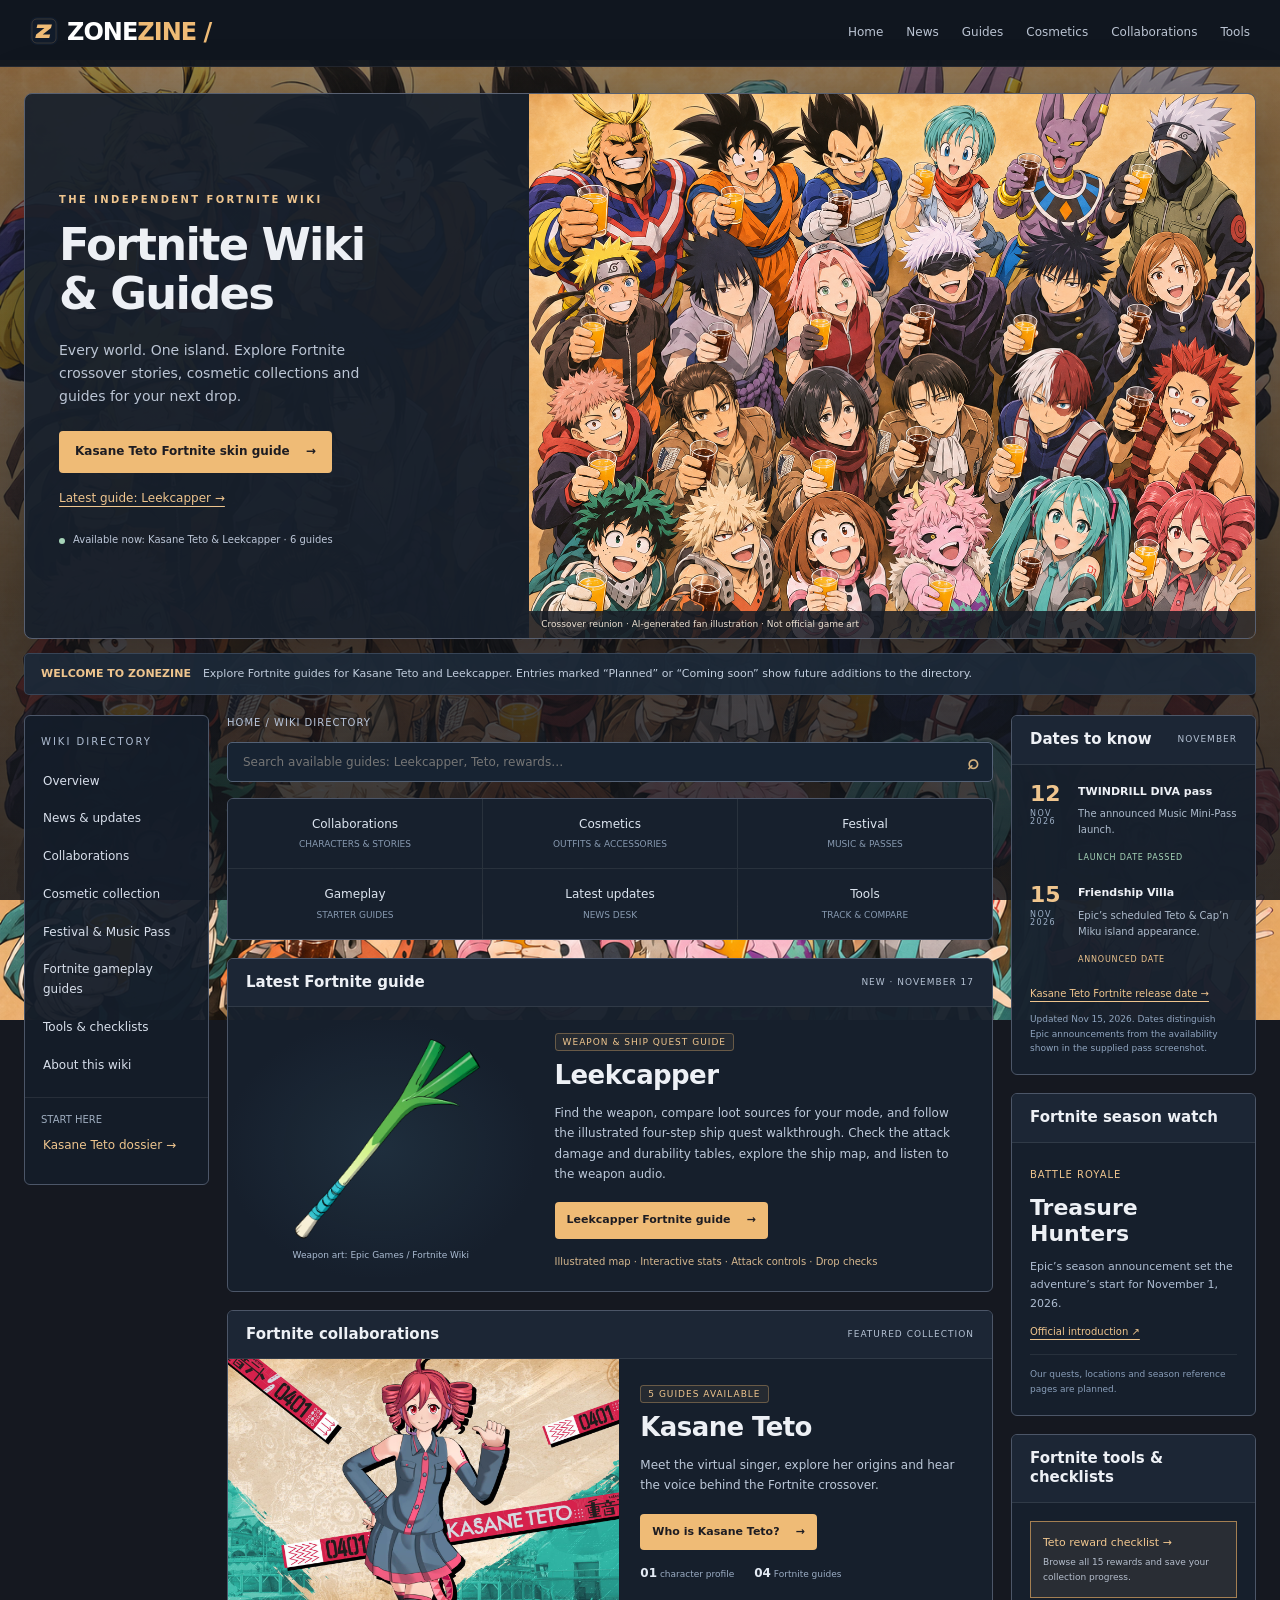
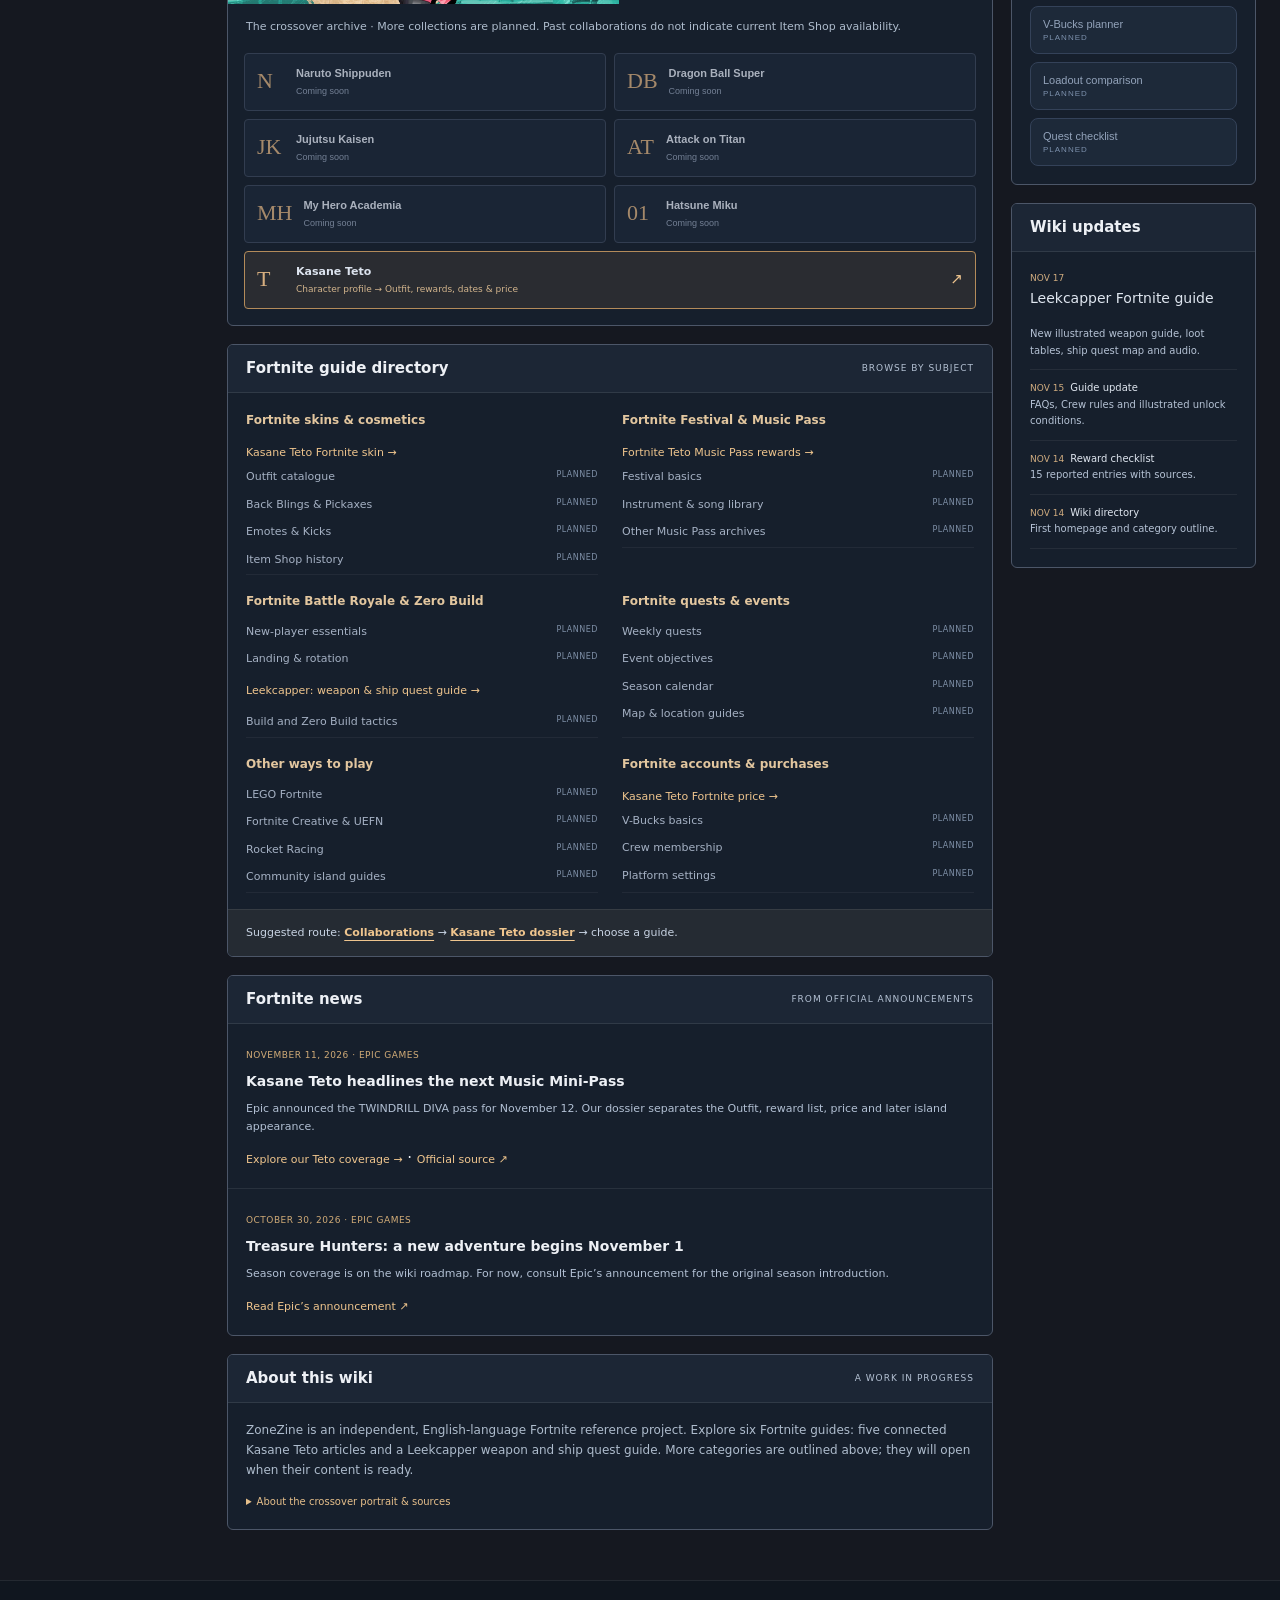
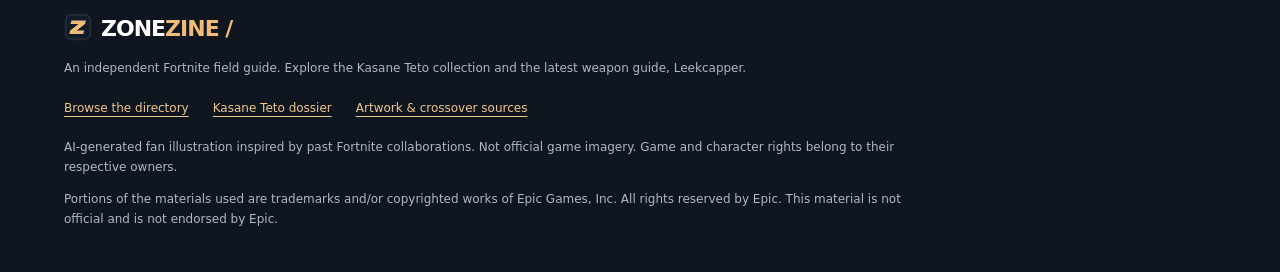
<file: index.html>
<!doctype html><html lang="en"><head><meta charset="utf-8"><meta name="viewport" content="width=device-width,initial-scale=1"><title>Fortnite Crossover Guides &amp; Skins - ZoneZine</title><meta name="description" content="Find Fortnite skin guides, Music Pass rewards, release dates and prices. Start with five illustrated Kasane Teto guides."><link rel="canonical" href="https://zonezine.org/"><meta property="og:title" content="Fortnite Wiki &amp; Guides - Skins &amp; Music Passes - ZoneZine"><meta property="og:type" content="website"><meta property="og:url" content="https://zonezine.org/"><meta property="og:image" content="https://zonezine.org/assets/crossover-reunion-v2.png"><meta property="og:description" content="Find Fortnite skin guides, Music Pass rewards, release dates and prices. Start with five illustrated Kasane Teto guides."><meta name="twitter:card" content="summary_large_image"><link rel="stylesheet" href="/style.css"><link rel="stylesheet" href="/portal.css"><script type="application/ld+json">{"@context":"https://schema.org","@type":"CollectionPage","name":"Fortnite Wiki & Guides","dateModified":"2026-11-15","url":"https://zonezine.org/","description":"An independent Fortnite wiki with collaboration dossiers, cosmetic guides, Music Pass rewards and gameplay reference categories.","inLanguage":"en","mainEntity":{"@type":"ItemList","itemListElement":[{"@type":"ListItem","position":1,"name":"Kasane Teto skin","url":"https://zonezine.org/kasane-teto-fortnite-skin"},{"@type":"ListItem","position":2,"name":"Music Pass rewards","url":"https://zonezine.org/kasane-teto-fortnite-music-pass"},{"@type":"ListItem","position":3,"name":"Release timeline","url":"https://zonezine.org/kasane-teto-fortnite-release-date"},{"@type":"ListItem","position":4,"name":"Price & Crew access","url":"https://zonezine.org/kasane-teto-fortnite-price"},{"@type":"ListItem","position":5,"name":"Who is Kasane Teto?","url":"https://zonezine.org/kasane-teto"}]}}</script><script src="/home.js" defer></script><!-- ZoneZine site identity --><link rel="icon" href="/favicon.ico" sizes="16x16 32x32 48x48"><link rel="icon" type="image/svg+xml" href="/assets/brand/zonezine-mark.svg"><link rel="icon" type="image/png" sizes="32x32" href="/assets/brand/icon-32.png"><link rel="apple-touch-icon" sizes="180x180" href="/assets/brand/icon-180.png"><link rel="manifest" href="/site.webmanifest"><meta name="theme-color" content="#111b2a"><style id="zonezine-brand-icon">.brand::before{content:"";display:inline-block;width:28px;height:28px;margin-right:9px;vertical-align:-5px;background:url("/assets/brand/zonezine-mark.svg") center/contain no-repeat}</style></head><body class="portal-home"><a class="skip" href="#directory">Skip to wiki directory</a><header><div class="bar"><a class="brand" href="/" aria-label="ZoneZine home">ZONE<span>ZINE</span><span aria-hidden="true"> /</span></a><nav class="global-nav" aria-label="Main navigation"><a href="/">Home</a><a href="/#news">News</a><a href="/#guides">Guides</a><a href="/#cosmetics">Cosmetics</a><a href="/#collaborations">Collaborations</a><a href="/#tools">Tools</a></nav></div></header><div class="home-frame"><section class="welcome-panel" aria-labelledby="home-title"><div class="welcome-copy"><p class="kicker">THE INDEPENDENT FORTNITE WIKI</p><h1 id="home-title">Fortnite Wiki<br> &amp; Guides</h1><p class="intro">Every world. One island. Explore Fortnite crossover stories, cosmetic collections and guides for your next drop.</p><div class="home-actions"><a class="action" href="/kasane-teto-fortnite-skin">Kasane Teto Fortnite skin guide <span aria-hidden="true">→</span></a><a class="text-action" href="/leekcapper-fortnite">Latest guide: Leekcapper →</a></div><p class="welcome-status"><span class="status-dot" aria-hidden="true"></span>Available now: Kasane Teto &amp; Leekcapper · 6 guides</p></div><figure class="welcome-art"><img src="/assets/crossover-reunion-v2.png" width="1456" height="1088" alt="Warm fan-art group portrait of anime and virtual-singer characters from past Fortnite collaborations, looking up and raising glasses of juice"><figcaption>Crossover reunion · AI-generated fan illustration · Not official game art</figcaption></figure></section><div class="intro-strip"><strong>WELCOME TO ZONEZINE</strong><span>Explore Fortnite guides for Kasane Teto and Leekcapper. Entries marked “Planned” or “Coming soon” show future additions to the directory.</span></div><div class="home-grid" id="directory"><aside class="directory-side" aria-label="Wiki directory"><div class="side-heading">WIKI DIRECTORY</div><a href="#directory">Overview</a><a href="#news">News & updates</a><a href="#collaborations">Collaborations</a><a href="#cosmetics">Cosmetic collection</a><a href="#festival">Festival & Music Pass</a><a href="#guides">Fortnite gameplay guides</a><a href="#tools">Tools & checklists</a><a href="#about">About this wiki</a><p class="side-note">START HERE<br><a href="/kasane-teto" style="padding:8px 0 0;color:#efc58e">Kasane Teto dossier →</a></p></aside><main class="home-center" aria-label="Fortnite wiki homepage"><div><p class="home-breadcrumb">HOME / WIKI DIRECTORY</p><div class="home-search"><form id="guide-search" role="search"><label class="sr-only" for="search-input">Search available guides</label><input id="search-input" type="search" placeholder="Search available guides: Leekcapper, Teto, rewards…" autocomplete="off" aria-controls="search-results" aria-expanded="false"><button type="submit" aria-label="Search guides">⌕</button></form><ul class="search-results" id="search-results" hidden></ul></div><section class="wiki-panel" aria-label="Quick navigation"><div class="quick-links"><a href="#collaborations">Collaborations<small>CHARACTERS & STORIES</small></a><a href="#cosmetics">Cosmetics<small>OUTFITS & ACCESSORIES</small></a><a href="#festival">Festival<small>MUSIC & PASSES</small></a><a href="#guides">Gameplay<small>STARTER GUIDES</small></a><a href="#news">Latest updates<small>NEWS DESK</small></a><a href="#tools">Tools<small>TRACK & COMPARE</small></a></div></section></div><section class="wiki-panel latest-guide" id="latest-guide" aria-labelledby="latest-guide-title"><div class="panel-head"><h2 id="latest-guide-title">Latest Fortnite guide</h2><span class="small-label">New · November 17</span></div><div class="latest-guide-grid"><figure class="latest-guide-art"><a href="/leekcapper-fortnite" aria-label="Read the Leekcapper weapon guide"><img src="/assets/leekcapper/weapon.png" width="512" height="512" loading="lazy" alt="Leekcapper weapon in Fortnite with green leaves and a blue wrapped handle"></a><figcaption>Weapon art: Epic Games / Fortnite Wiki</figcaption></figure><div class="feature-copy"><span class="pill">Weapon &amp; ship quest guide</span><h3>Leekcapper</h3><p>Find the weapon, compare loot sources for your mode, and follow the illustrated four-step ship quest walkthrough. Check the attack damage and durability tables, explore the ship map, and listen to the weapon audio.</p><a class="action" href="/leekcapper-fortnite">Leekcapper Fortnite guide <span aria-hidden="true">→</span></a><p class="latest-guide-details">Illustrated map · Interactive stats · Attack controls · Drop checks</p></div></div></section><section class="wiki-panel" id="collaborations"><div class="panel-head"><h2>Fortnite collaborations</h2><span class="small-label">Featured collection</span></div><div class="feature-teto"><div class="feature-image" role="img" aria-label="Official Fortnite Kasane Teto promotional artwork"></div><div class="feature-copy"><span class="pill">5 guides available</span><h3>Kasane Teto</h3><p>Meet the virtual singer, explore her origins and hear the voice behind the Fortnite crossover.</p><a class="action" href="/kasane-teto">Who is Kasane Teto? <span aria-hidden="true">→</span></a><div class="topic-stats"><span><b>01</b> character profile</span><span><b>04</b> Fortnite guides</span></div></div></div><p class="catalog-intro">The crossover archive · More collections are planned. Past collaborations do not indicate current Item Shop availability.</p><div class="franchise-grid"><button class="franchise" type="button" disabled><span class="franchise-mark" aria-hidden="true">N</span><span><strong>Naruto Shippuden</strong><small>Coming soon</small></span></button><button class="franchise" type="button" disabled><span class="franchise-mark" aria-hidden="true">DB</span><span><strong>Dragon Ball Super</strong><small>Coming soon</small></span></button><button class="franchise" type="button" disabled><span class="franchise-mark" aria-hidden="true">JK</span><span><strong>Jujutsu Kaisen</strong><small>Coming soon</small></span></button><button class="franchise" type="button" disabled><span class="franchise-mark" aria-hidden="true">AT</span><span><strong>Attack on Titan</strong><small>Coming soon</small></span></button><button class="franchise" type="button" disabled><span class="franchise-mark" aria-hidden="true">MH</span><span><strong>My Hero Academia</strong><small>Coming soon</small></span></button><button class="franchise" type="button" disabled><span class="franchise-mark" aria-hidden="true">01</span><span><strong>Hatsune Miku</strong><small>Coming soon</small></span></button><a class="franchise franchise-link" href="/kasane-teto"><span class="franchise-mark" aria-hidden="true">T</span><span><strong>Kasane Teto</strong><small>Character profile → Outfit, rewards, dates & price</small></span><span class="arrow" aria-hidden="true">↗</span></a></div></section><section class="wiki-panel" id="guides"><div class="panel-head"><h2>Fortnite guide directory</h2><span class="small-label">Browse by subject</span></div><div class="guide-directory"><div id="cosmetics"><div class="directory-group"><h3>Fortnite skins &amp; cosmetics</h3><a class="entry-link" href="/kasane-teto-fortnite-skin">Kasane Teto Fortnite skin →</a><ul class="planned-list"><li aria-disabled="true"><span>Outfit catalogue</span><span>Planned</span></li><li aria-disabled="true"><span>Back Blings & Pickaxes</span><span>Planned</span></li><li aria-disabled="true"><span>Emotes & Kicks</span><span>Planned</span></li><li aria-disabled="true"><span>Item Shop history</span><span>Planned</span></li></ul></div></div><div id="festival"><div class="directory-group"><h3>Fortnite Festival &amp; Music Pass</h3><a class="entry-link" href="/kasane-teto-fortnite-music-pass">Fortnite Teto Music Pass rewards →</a><ul class="planned-list"><li aria-disabled="true"><span>Festival basics</span><span>Planned</span></li><li aria-disabled="true"><span>Instrument & song library</span><span>Planned</span></li><li aria-disabled="true"><span>Other Music Pass archives</span><span>Planned</span></li></ul></div></div><div class="directory-group"><h3>Fortnite Battle Royale &amp; Zero Build</h3><ul class="planned-list"><li aria-disabled="true"><span>New-player essentials</span><span>Planned</span></li><li aria-disabled="true"><span>Landing & rotation</span><span>Planned</span></li><li><a class="entry-link" href="/leekcapper-fortnite">Leekcapper: weapon & ship quest guide →</a></li><li aria-disabled="true"><span>Build and Zero Build tactics</span><span>Planned</span></li></ul></div><div class="directory-group"><h3>Fortnite quests &amp; events</h3><ul class="planned-list"><li aria-disabled="true"><span>Weekly quests</span><span>Planned</span></li><li aria-disabled="true"><span>Event objectives</span><span>Planned</span></li><li aria-disabled="true"><span>Season calendar</span><span>Planned</span></li><li aria-disabled="true"><span>Map & location guides</span><span>Planned</span></li></ul></div><div class="directory-group"><h3>Other ways to play</h3><ul class="planned-list"><li aria-disabled="true"><span>LEGO Fortnite</span><span>Planned</span></li><li aria-disabled="true"><span>Fortnite Creative & UEFN</span><span>Planned</span></li><li aria-disabled="true"><span>Rocket Racing</span><span>Planned</span></li><li aria-disabled="true"><span>Community island guides</span><span>Planned</span></li></ul></div><div class="directory-group"><h3>Fortnite accounts &amp; purchases</h3><a class="entry-link" href="/kasane-teto-fortnite-price">Kasane Teto Fortnite price →</a><ul class="planned-list"><li aria-disabled="true"><span>V-Bucks basics</span><span>Planned</span></li><li aria-disabled="true"><span>Crew membership</span><span>Planned</span></li><li aria-disabled="true"><span>Platform settings</span><span>Planned</span></li></ul></div></div><div class="guide-route">Suggested route: <a href="#collaborations">Collaborations</a> → <a href="/kasane-teto">Kasane Teto dossier</a> → choose a guide.</div></section><section class="wiki-panel" id="news"><div class="panel-head"><h2>Fortnite news</h2><span class="small-label">From official announcements</span></div><article class="news-story"><time datetime="2026-11-11">NOVEMBER 11, 2026 · EPIC GAMES</time><h3>Kasane Teto headlines the next Music Mini-Pass</h3><p>Epic announced the TWINDRILL DIVA pass for November 12. Our dossier separates the Outfit, reward list, price and later island appearance.</p><a href="/kasane-teto">Explore our Teto coverage →</a> · <a href="https://www.fortnite.com/news/kasane-teto-headlines-the-next-fortnite-music-pass">Official source ↗</a></article><article class="news-story"><time datetime="2026-10-30">OCTOBER 30, 2026 · EPIC GAMES</time><h3>Treasure Hunters: a new adventure begins November 1</h3><p>Season coverage is on the wiki roadmap. For now, consult Epic’s announcement for the original season introduction.</p><a href="https://www.fortnite.com/news/fortnite-treasure-hunters-the-greatest-adventure-of-all-time">Read Epic’s announcement ↗</a></article></section><section class="wiki-panel" id="about"><div class="panel-head"><h2>About this wiki</h2><span class="small-label">A work in progress</span></div><div class="panel-content"><p class="muted">ZoneZine is an independent, English-language Fortnite reference project. Explore six Fortnite guides: five connected Kasane Teto articles and a Leekcapper weapon and ship quest guide. More categories are outlined above; they will open when their content is ready.</p><details class="art-details"><summary>About the crossover portrait & sources</summary><p>The portrait is AI-generated fan art inspired by the reference composition: a warm, high-angle group photo. It includes characters from Naruto Shippuden, Dragon Ball Super, Jujutsu Kaisen, Attack on Titan, My Hero Academia, plus Hatsune Miku and Kasane Teto. It is decorative illustration, not evidence of game appearance or current availability.</p><a href="/assets/crossover-sources.txt">Read the checked character list and official collaboration sources →</a></details></div></section></main><aside class="home-right" aria-label="Dates and wiki updates"><section class="wiki-panel"><div class="panel-head"><h2>Dates to know</h2><span class="small-label">November</span></div><div class="panel-content"><div class="calendar-row"><div class="calendar-date">12<small>NOV 2026</small></div><div><strong>TWINDRILL DIVA pass</strong><p>The announced Music Mini-Pass launch.</p><span class="time-status">Launch date passed</span></div></div><div class="calendar-row"><div class="calendar-date">15<small>NOV 2026</small></div><div><strong>Friendship Villa</strong><p>Epic’s scheduled Teto & Cap’n Miku island appearance.</p><span class="time-status scheduled">Announced date</span></div></div><a class="source-link" href="/kasane-teto-fortnite-release-date">Kasane Teto Fortnite release date →</a><p class="homepage-source">Updated Nov 15, 2026. Dates distinguish Epic announcements from the availability shown in the supplied pass screenshot.</p></div></section><section class="wiki-panel season-card"><div class="panel-head"><h2>Fortnite season watch</h2></div><div class="panel-content"><span class="season-label">BATTLE ROYALE</span><h3>Treasure<br>Hunters</h3><p>Epic’s season announcement set the adventure’s start for November 1, 2026.</p><a class="source-link" href="https://www.fortnite.com/news/fortnite-treasure-hunters-the-greatest-adventure-of-all-time">Official introduction ↗</a><p class="planned-note">Our quests, locations and season reference pages are planned.</p></div></section><section class="wiki-panel" id="tools"><div class="panel-head"><h2>Fortnite tools &amp; checklists</h2></div><div class="panel-content tool-list"><a href="/kasane-teto-fortnite-music-pass#reward-gallery">Teto reward checklist →<span>Browse all 15 rewards and save your collection progress.</span></a><button disabled>V-Bucks planner<span>Planned</span></button><button disabled>Loadout comparison<span>Planned</span></button><button disabled>Quest checklist<span>Planned</span></button></div></section><section class="wiki-panel"><div class="panel-head"><h2>Wiki updates</h2></div><div class="panel-content"><ul class="update-list"><li><time datetime="2026-11-17">NOV 17</time><strong><a href="/leekcapper-fortnite">Leekcapper Fortnite guide</a></strong><br>New illustrated weapon guide, loot tables, ship quest map and audio.</li><li><time datetime="2026-11-15">NOV 15</time><strong>Guide update</strong><br>FAQs, Crew rules and illustrated unlock conditions.</li><li><time datetime="2026-11-14">NOV 14</time><strong>Reward checklist</strong><br>15 reported entries with sources.</li><li><time datetime="2026-11-14">NOV 14</time><strong>Wiki directory</strong><br>First homepage and category outline.</li></ul></div></section></aside></div></div><footer class="portal-footer"><div><a class="brand" href="/">ZONE<span>ZINE</span><span aria-hidden="true"> /</span></a><p>An independent Fortnite field guide. Explore the Kasane Teto collection and the latest weapon guide, Leekcapper.</p><div class="footer-links"><a href="/#directory">Browse the directory</a><a href="/kasane-teto">Kasane Teto dossier</a><a href="/assets/crossover-sources.txt">Artwork & crossover sources</a></div><p>AI-generated fan illustration inspired by past Fortnite collaborations. Not official game imagery. Game and character rights belong to their respective owners.</p><p>Portions of the materials used are trademarks and/or copyrighted works of Epic Games, Inc. All rights reserved by Epic. This material is not official and is not endorsed by Epic.</p></div></footer></body></html>
</file>
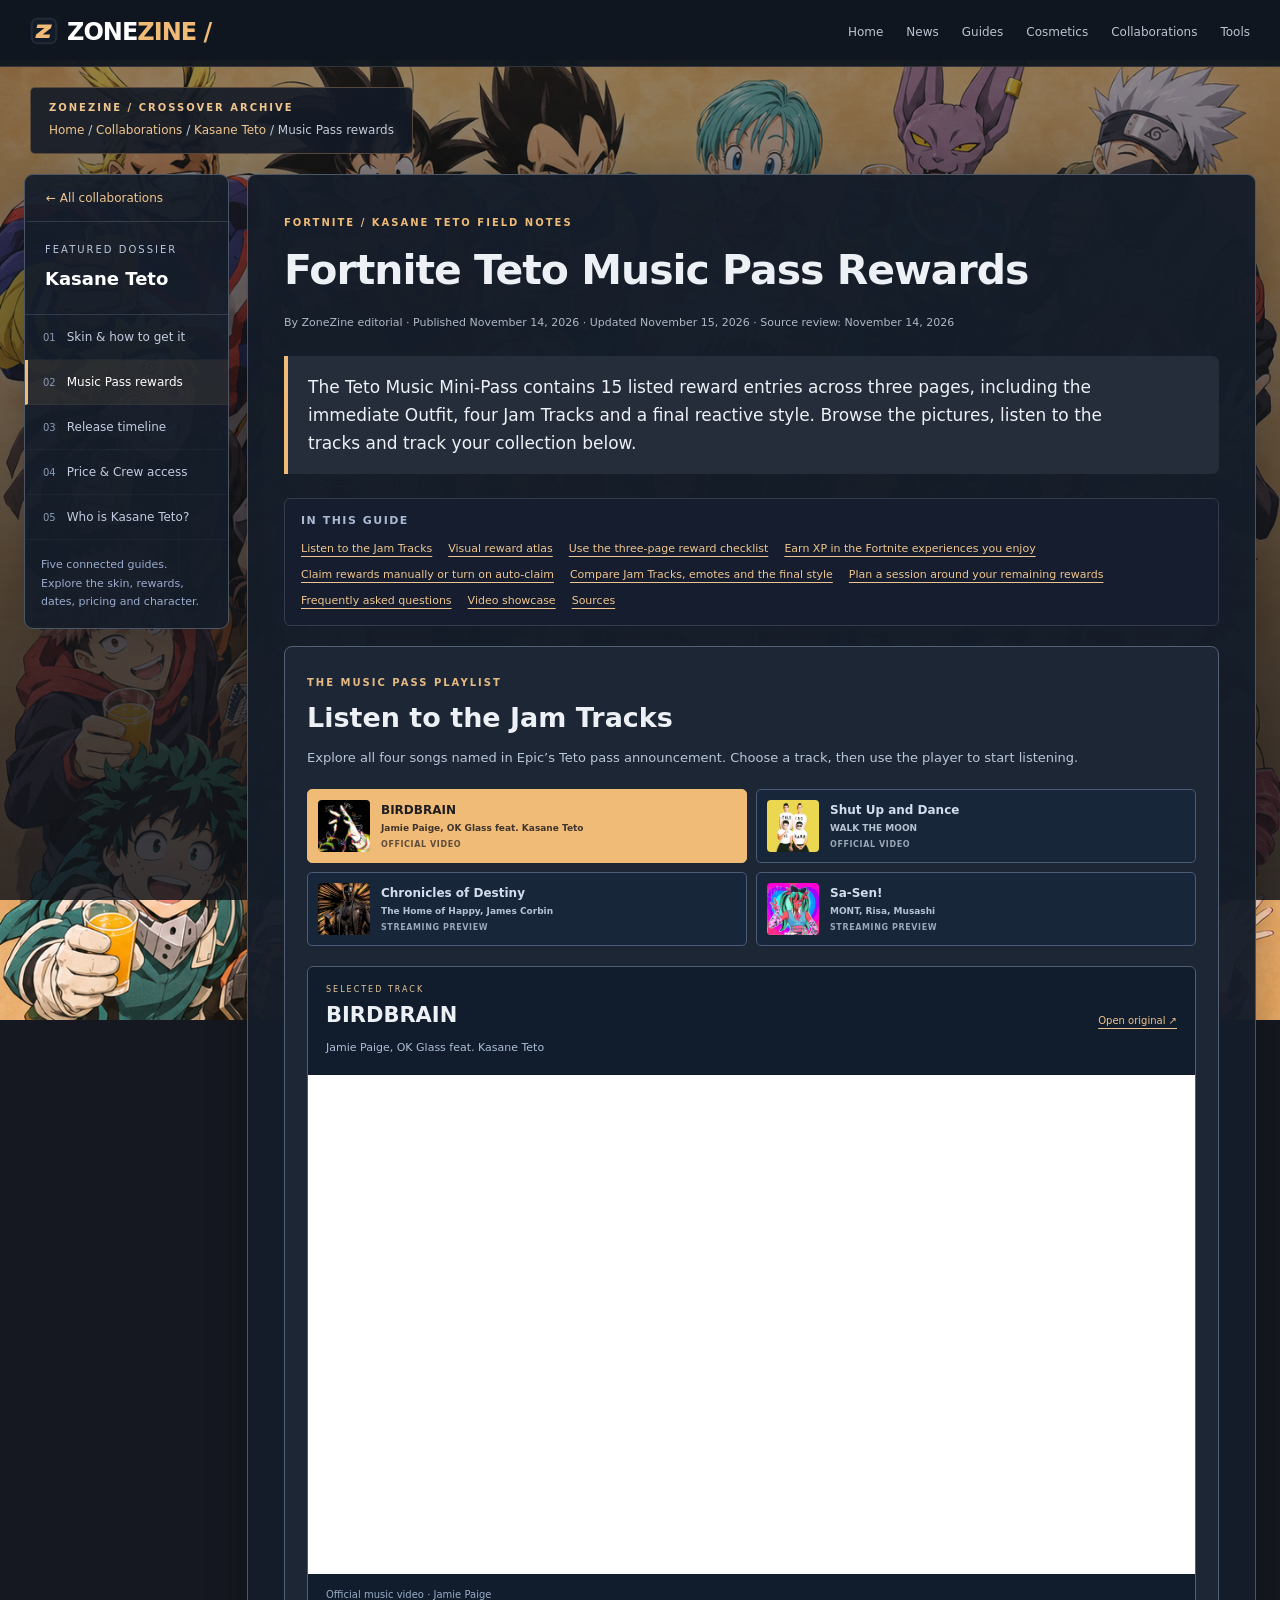
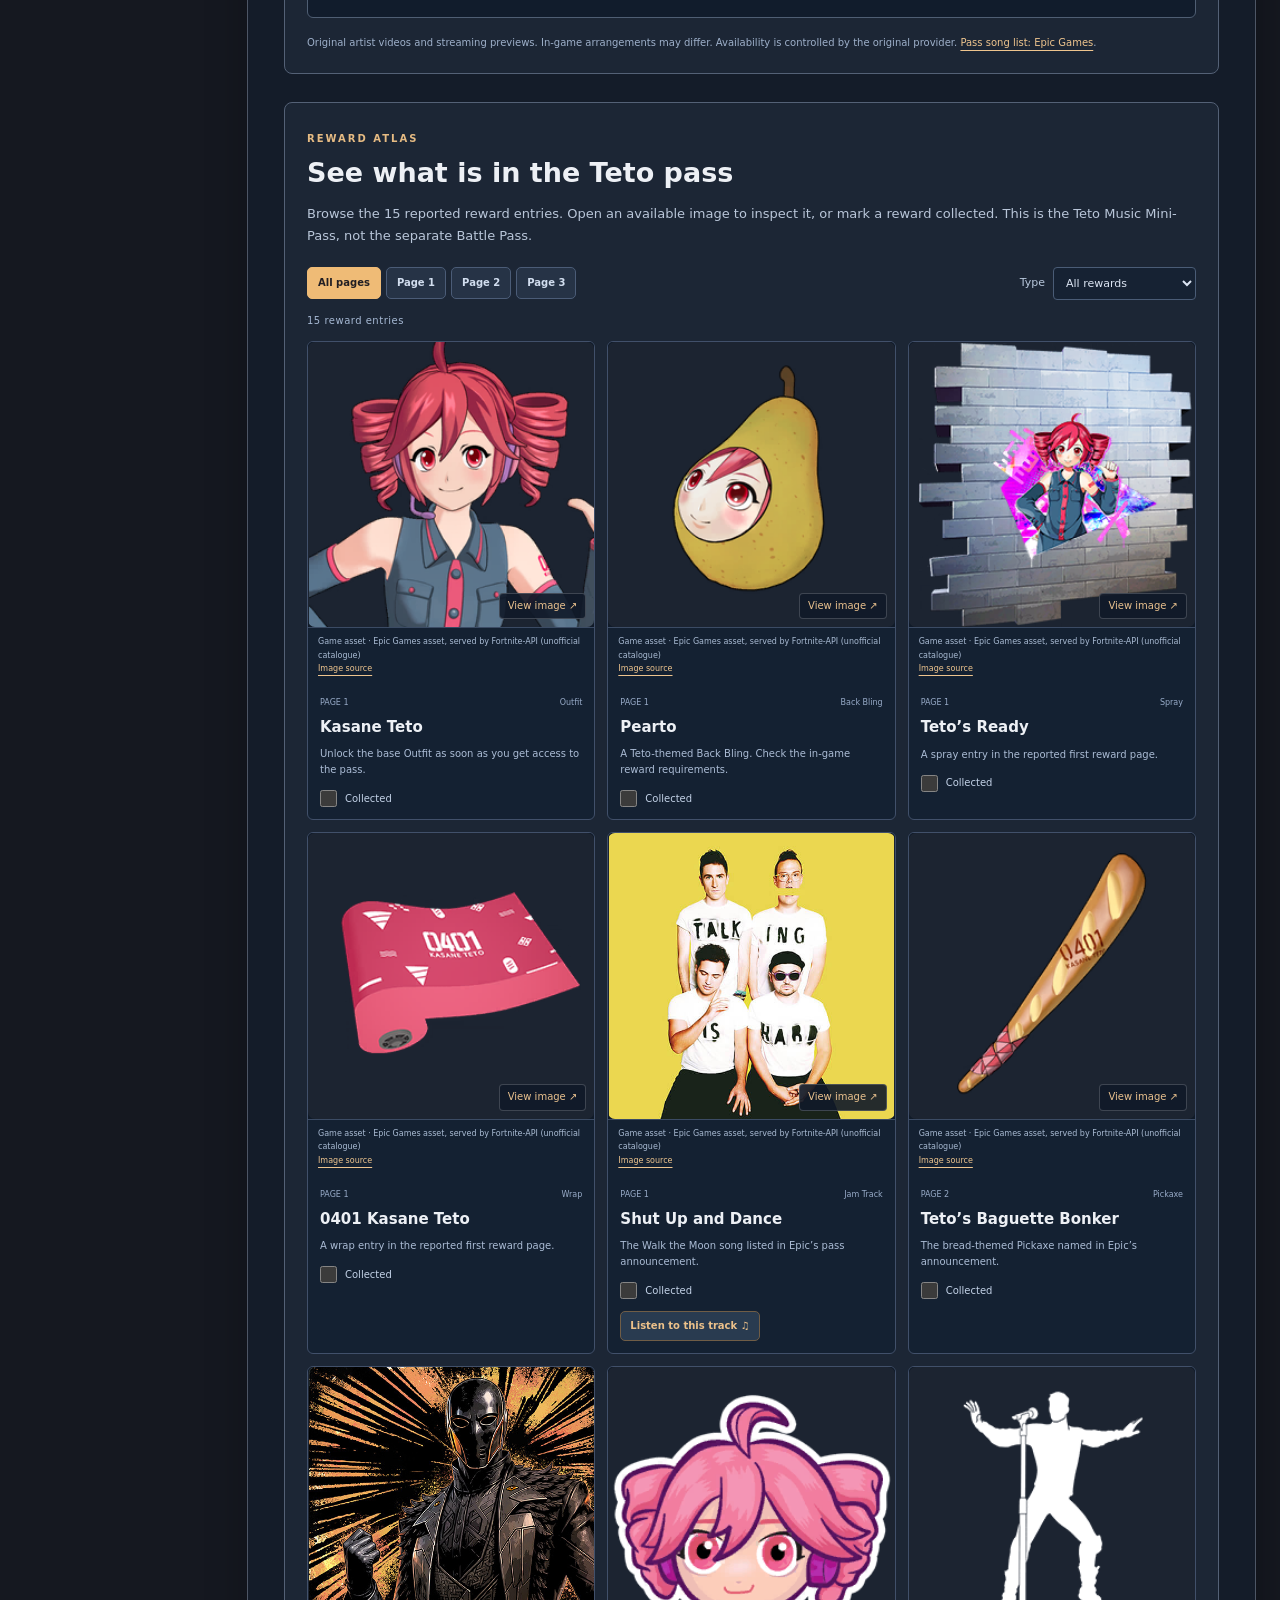
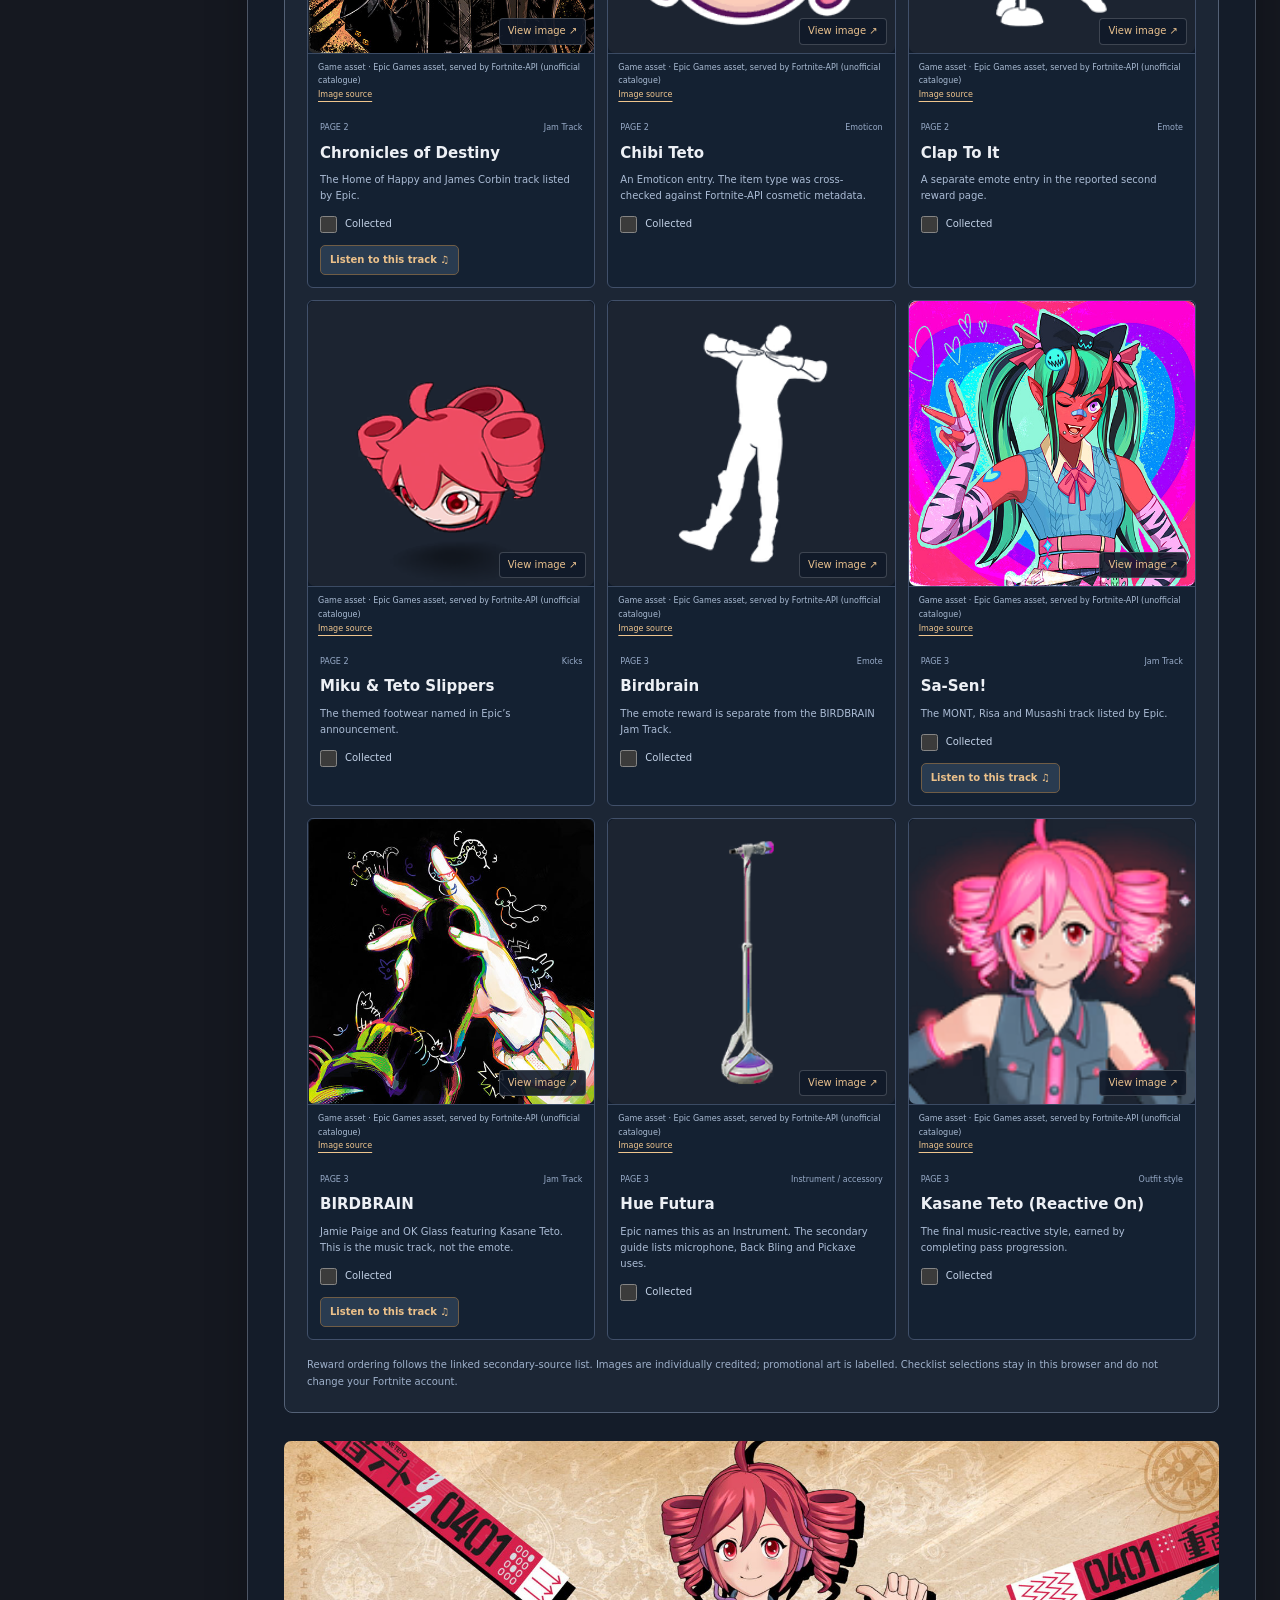
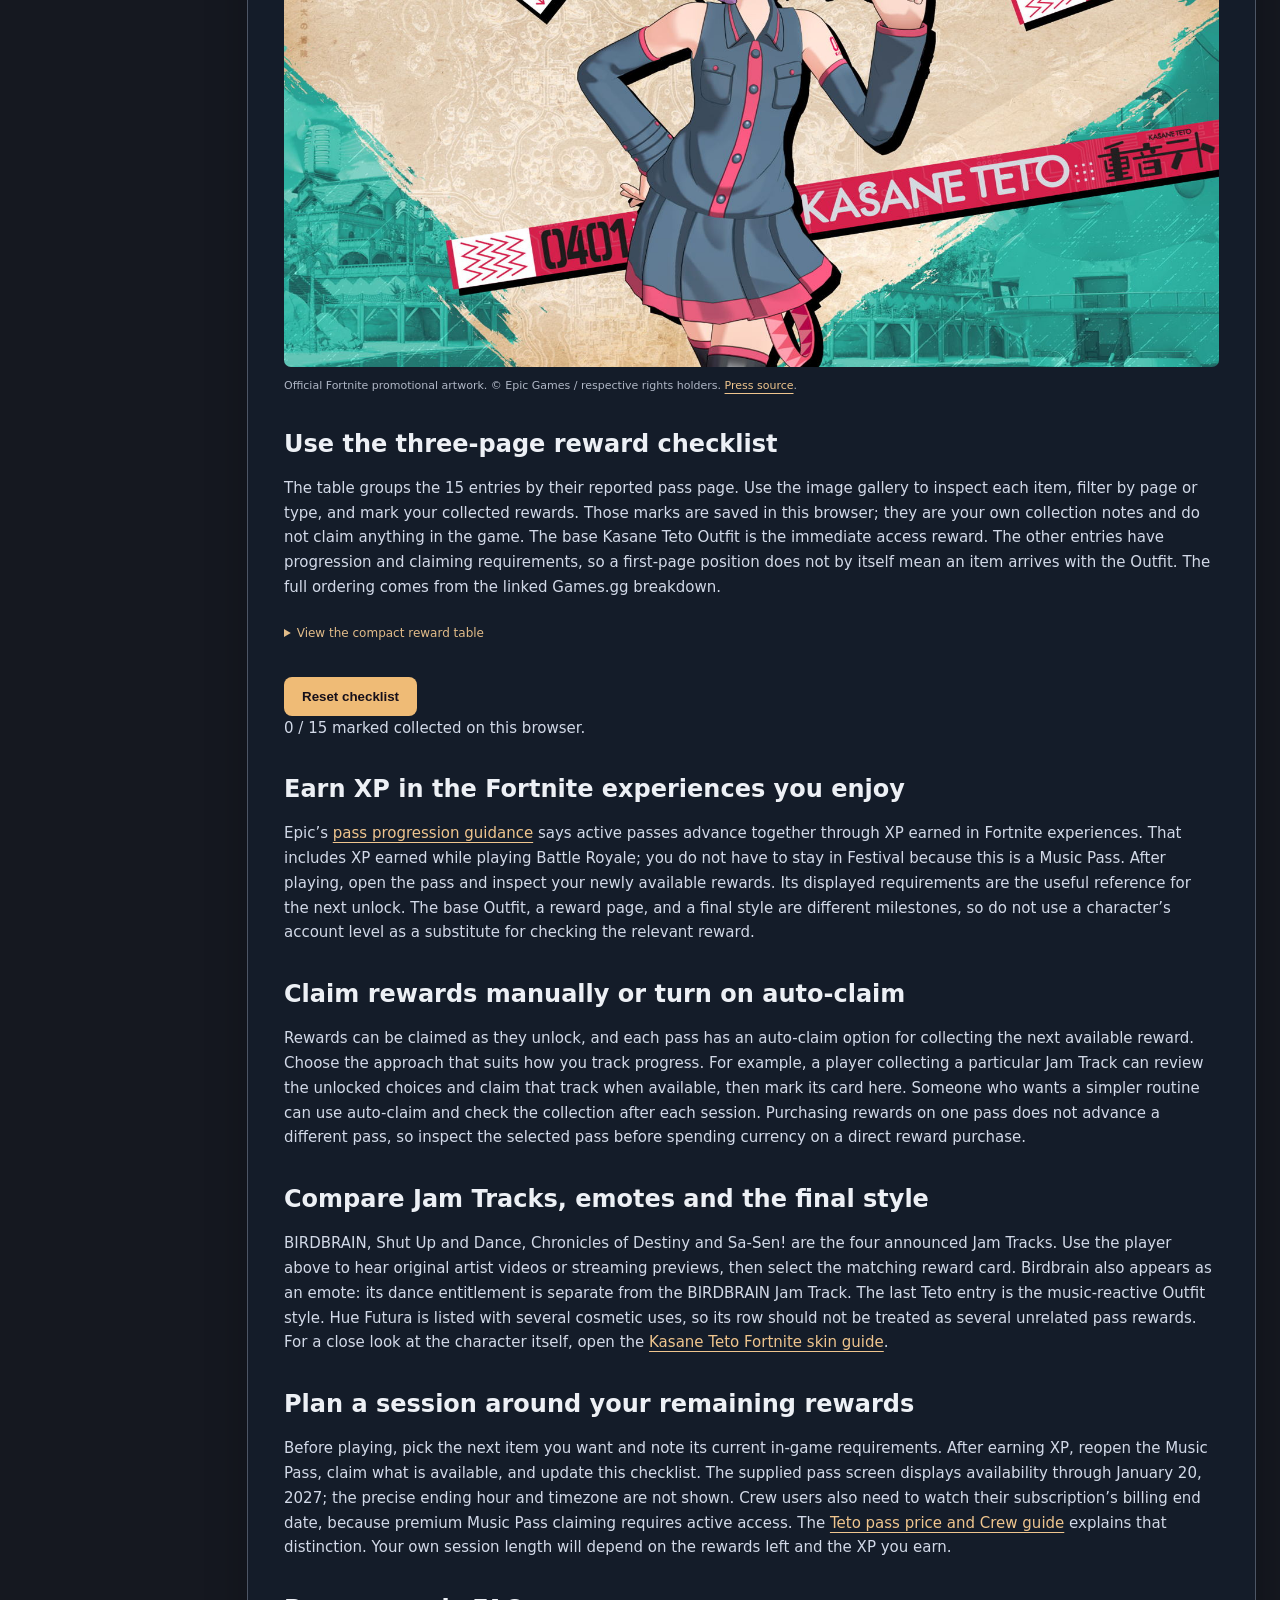
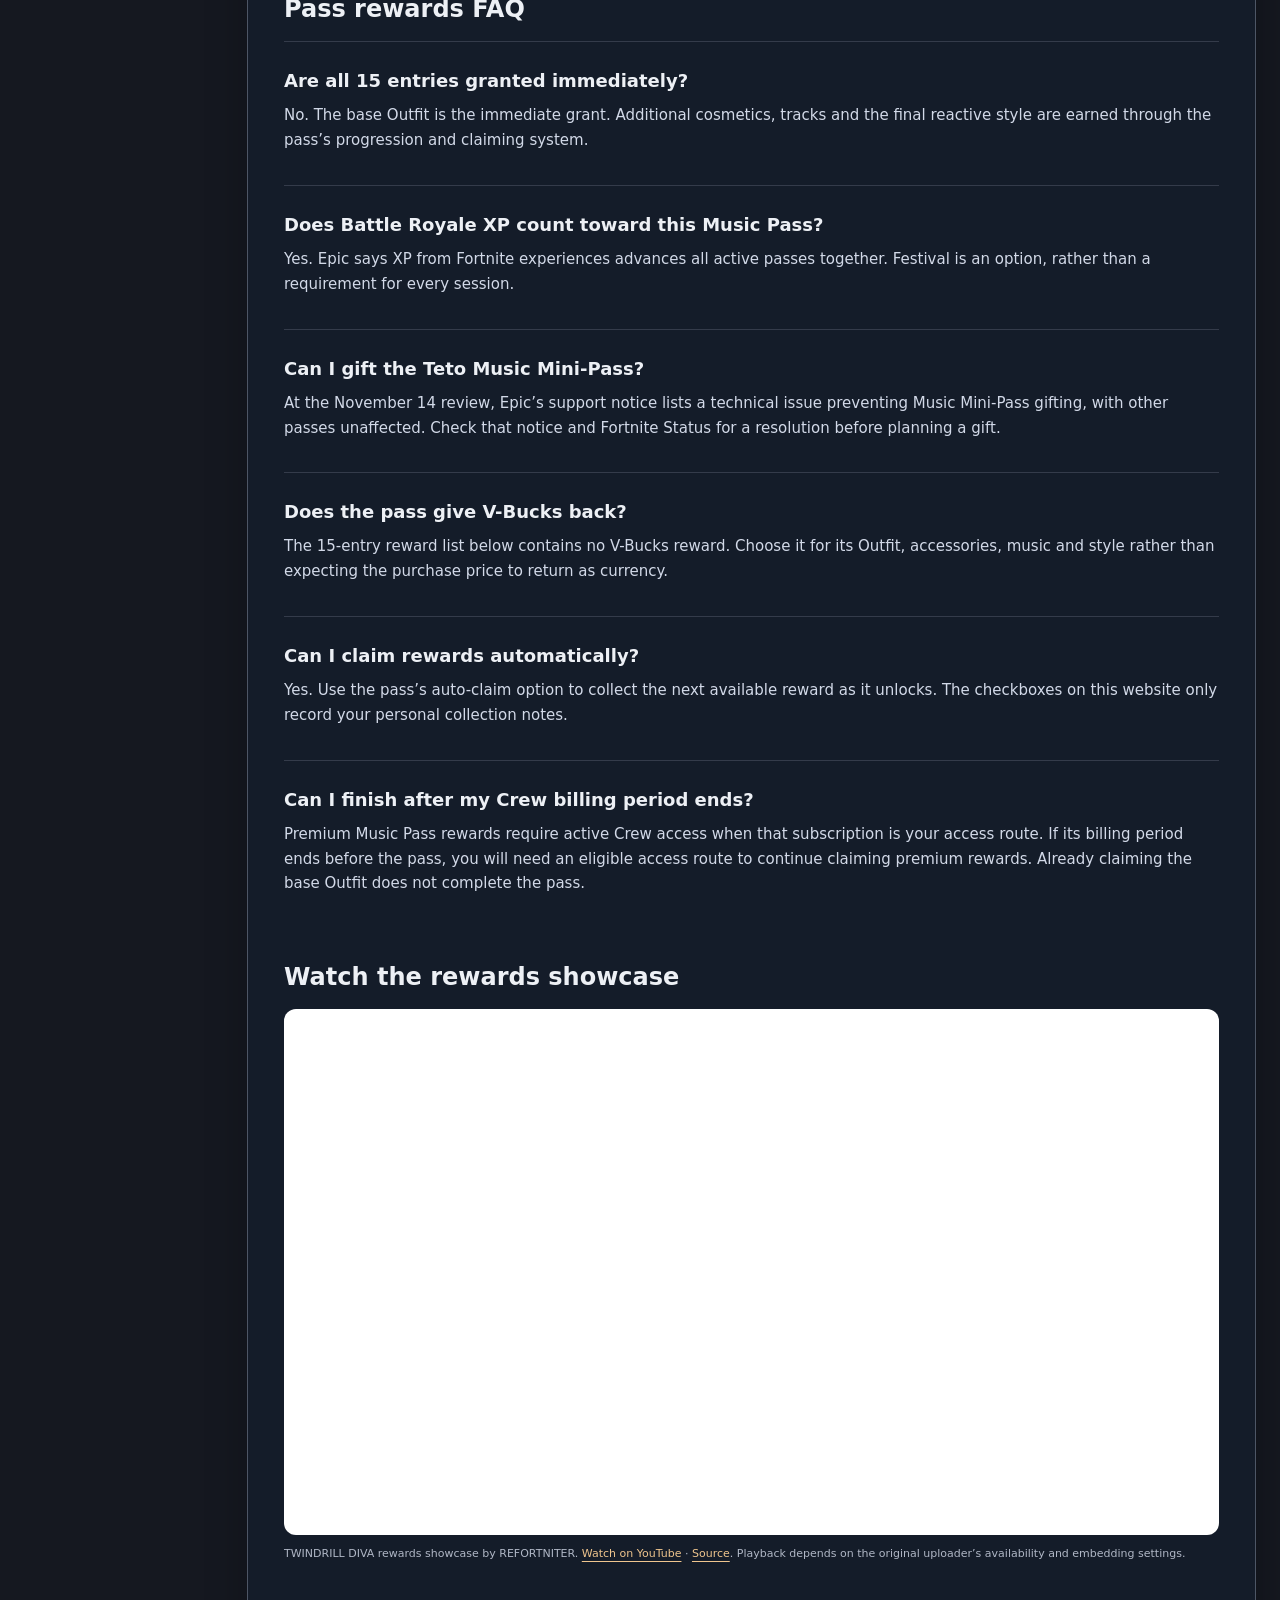
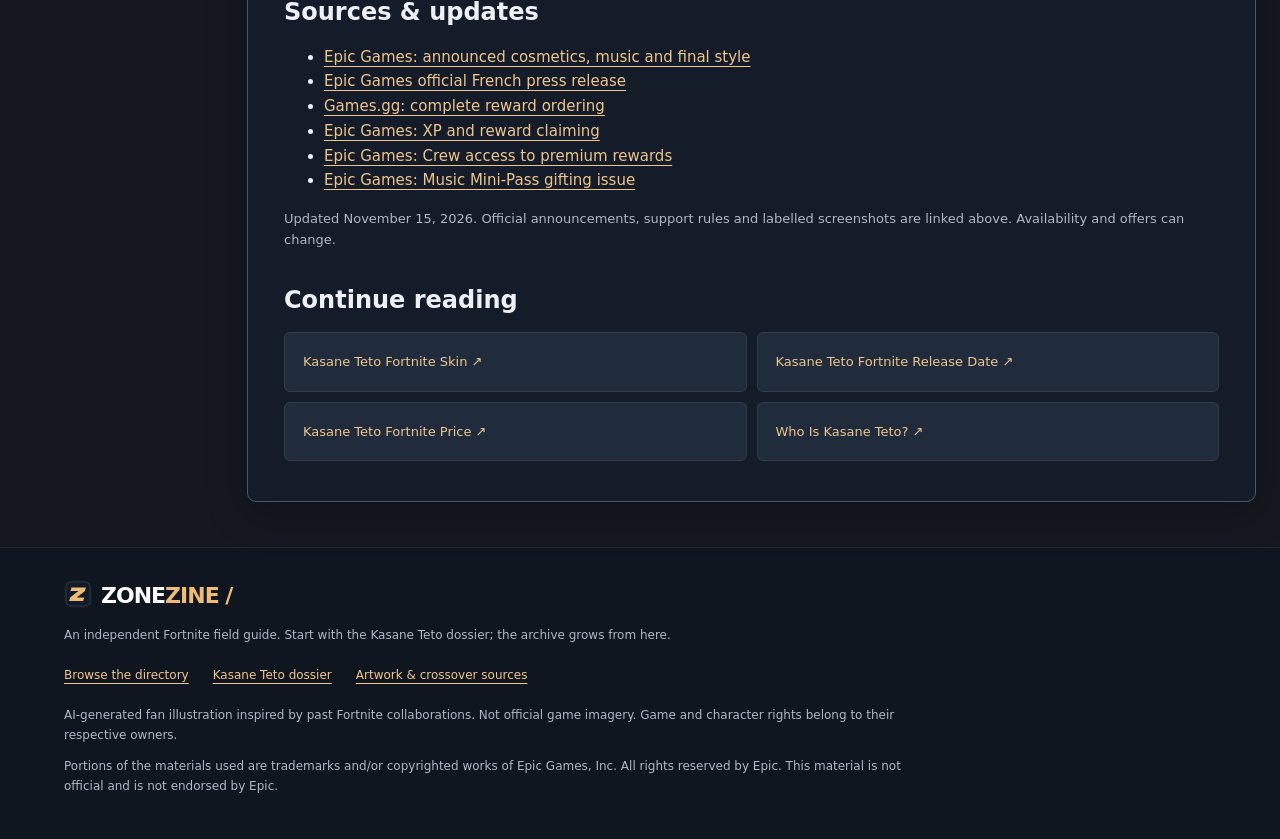
<file: kasane-teto-fortnite-music-pass.html>
<!doctype html><html lang="en"><head><meta charset="utf-8"><meta name="viewport" content="width=device-width,initial-scale=1"><title>Fortnite Teto Music Pass Rewards: All 15 Items - ZoneZine</title><meta name="description" content="Explore all 15 Teto Music Pass rewards, listen to four Jam Tracks and track your collection with an illustrated checklist."><link rel="canonical" href="https://zonezine.org/kasane-teto-fortnite-music-pass"><meta property="og:type" content="article"><meta property="og:title" content="Fortnite Teto Music Pass Rewards - Festival - ZoneZine"><meta property="og:description" content="Explore all 15 Teto Music Pass rewards, listen to four Jam Tracks and track your collection with an illustrated checklist."><meta property="og:url" content="https://zonezine.org/kasane-teto-fortnite-music-pass"><meta property="og:image" content="https://zonezine.org/assets/teto-official.jpg"><meta name="twitter:card" content="summary_large_image"><link rel="stylesheet" href="/style.css"><link rel="stylesheet" href="/portal.css"><script type="application/ld+json">{"@context":"https://schema.org","@type":"Article","headline":"Fortnite Teto Music Pass Rewards","description":"Explore all 15 Teto Music Pass rewards, listen to four Jam Tracks and track your collection with an illustrated checklist.","datePublished":"2026-11-14","dateModified":"2026-11-15","inLanguage":"en","author":{"@type":"Organization","name":"ZoneZine"},"publisher":{"@type":"Organization","name":"ZoneZine"},"mainEntityOfPage":"https://zonezine.org/kasane-teto-fortnite-music-pass","image":"https://zonezine.org/assets/teto-official.jpg"}</script><link rel="stylesheet" href="/guide-interactions.css"><script src="/guide-interactions.js" defer></script><link rel="stylesheet" href="/music-player.css"><script src="/music-player.js" defer></script><script type="application/ld+json" id="breadcrumb-schema">{"@context":"https://schema.org","@type":"BreadcrumbList","itemListElement":[{"@type":"ListItem","position":1,"name":"Home","item":"https://zonezine.org/"},{"@type":"ListItem","position":2,"name":"Collaborations","item":"https://zonezine.org/#collaborations"},{"@type":"ListItem","position":3,"name":"Kasane Teto","item":"https://zonezine.org/kasane-teto"},{"@type":"ListItem","position":4,"name":"Music Pass rewards","item":"https://zonezine.org/kasane-teto-fortnite-music-pass"}]}</script><!-- ZoneZine site identity --><link rel="icon" href="/favicon.ico" sizes="16x16 32x32 48x48"><link rel="icon" type="image/svg+xml" href="/assets/brand/zonezine-mark.svg"><link rel="icon" type="image/png" sizes="32x32" href="/assets/brand/icon-32.png"><link rel="apple-touch-icon" sizes="180x180" href="/assets/brand/icon-180.png"><link rel="manifest" href="/site.webmanifest"><meta name="theme-color" content="#111b2a"><style id="zonezine-brand-icon">.brand::before{content:"";display:inline-block;width:28px;height:28px;margin-right:9px;vertical-align:-5px;background:url("/assets/brand/zonezine-mark.svg") center/contain no-repeat}</style></head><body><a class="skip" href="#article">Skip to guide</a><header><div class="bar"><a class="brand" href="/">ZONE<span>ZINE</span><span aria-hidden="true"> /</span></a><nav class="global-nav" aria-label="Main navigation"><a href="/">Home</a><a href="/#news">News</a><a href="/#guides">Guides</a><a href="/#cosmetics">Cosmetics</a><a href="/#collaborations">Collaborations</a><a href="/#tools">Tools</a></nav></div></header><section class="world-banner" aria-label="Breadcrumb"><div class="banner-copy"><p class="eyebrow">ZONEZINE / CROSSOVER ARCHIVE</p><p class="crumb"><a href="/">Home</a> / <a href="/#collaborations">Collaborations</a> / <a href="/kasane-teto">Kasane Teto</a> / Music Pass rewards</p></div></section><div class="wiki-shell"><aside class="topic-nav" aria-label="Kasane Teto topic navigation"><a class="home-return" href="/#collaborations">← All collaborations</a><div class="nav-heading"><small>FEATURED DOSSIER</small><strong>Kasane Teto</strong></div><div class="topic-links"><a href="/kasane-teto-fortnite-skin"><span class="nav-number">01</span>Skin & how to get it</a><a href="/kasane-teto-fortnite-music-pass" aria-current="page"><span class="nav-number">02</span>Music Pass rewards</a><a href="/kasane-teto-fortnite-release-date"><span class="nav-number">03</span>Release timeline</a><a href="/kasane-teto-fortnite-price"><span class="nav-number">04</span>Price & Crew access</a><a href="/kasane-teto"><span class="nav-number">05</span>Who is Kasane Teto?</a></div><p class="nav-note">Five connected guides.<br>Explore the skin, rewards, dates, pricing and character.</p></aside><main><p class="eyebrow">Fortnite / Kasane Teto field notes</p><h1>Fortnite Teto Music Pass Rewards</h1><p class="meta">By ZoneZine editorial · Published <time datetime="2026-11-14">November 14, 2026</time> · Updated <time datetime="2026-11-15">November 15, 2026</time> · Source review: November 14, 2026</p><div class="answer"><p class="lead">The Teto Music Mini-Pass contains 15 listed reward entries across three pages, including the immediate Outfit, four Jam Tracks and a final reactive style. Browse the pictures, listen to the tracks and track your collection below.</p></div><div class="layout"><article id="article"><section class="interactive-guide music-player" id="music-player" aria-labelledby="music-player-title"><div class="interactive-heading"><span>THE MUSIC PASS PLAYLIST</span><h2 id="music-player-title">Listen to the Jam Tracks</h2><p>Explore all four songs named in Epic’s Teto pass announcement. Choose a track, then use the player to start listening.</p></div><div class="music-track-list" role="group" aria-label="Select a Music Pass song"><button type="button" data-music-track="birdbrain" aria-pressed="true"><img src="/assets/rewards/birdbrain-jam-track.jpg" width="52" height="52" alt=""><span><strong>BIRDBRAIN</strong><small>Jamie Paige, OK Glass feat. Kasane Teto</small><em>Official video</em></span></button><button type="button" data-music-track="shutupanddance" aria-pressed="false"><img src="/assets/rewards/shut-up-and-dance.jpg" width="52" height="52" alt=""><span><strong>Shut Up and Dance</strong><small>WALK THE MOON</small><em>Official video</em></span></button><button type="button" data-music-track="chroniclesofdestiny" aria-pressed="false"><img src="/assets/rewards/chronicles-of-destiny.jpg" width="52" height="52" alt=""><span><strong>Chronicles of Destiny</strong><small>The Home of Happy, James Corbin</small><em>Streaming preview</em></span></button><button type="button" data-music-track="sasen" aria-pressed="false"><img src="/assets/rewards/sa-sen.jpg" width="52" height="52" alt=""><span><strong>Sa-Sen!</strong><small>MONT, Risa, Musashi</small><em>Streaming preview</em></span></button></div><div class="now-playing"><div class="now-playing-heading"><div><p>SELECTED TRACK</p><h3 id="music-title">BIRDBRAIN</h3><span id="music-artist">Jamie Paige, OK Glass feat. Kasane Teto</span></div><a id="music-source" href="https://www.youtube.com/watch?v=0iVlSNpq8i8">Open original ↗</a></div><div id="music-video-shell"><iframe id="music-video" src="https://www.youtube-nocookie.com/embed/0iVlSNpq8i8?hl=en&rel=0" title="BIRDBRAIN official music video by Jamie Paige and OK Glass featuring Kasane Teto" loading="lazy" allow="encrypted-media; picture-in-picture" allowfullscreen referrerpolicy="strict-origin-when-cross-origin"></iframe></div><div id="music-preview-shell" hidden><div class="audio-preview-art"><img id="music-preview-art" src="/assets/rewards/chronicles-of-destiny.jpg" alt="Selected track artwork"><div><span>OFFICIAL STREAMING PREVIEW</span><p>Listen to a short preview, then open the original release for more.</p></div></div><audio id="music-preview" preload="none"></audio><div class="audio-controls"><button type="button" id="music-play" aria-label="Play preview">Play preview</button><label class="sr-only" for="music-seek">Preview position</label><input id="music-seek" type="range" min="0" max="100" step="0.1" value="0" aria-label="Preview position"><span id="music-time">0:00 / —</span></div><p id="music-status" role="status" aria-live="polite">Press Play preview to listen.</p></div><p class="music-source-note" id="music-credit">Official music video · Jamie Paige</p></div><p class="interactive-note">Original artist videos and streaming previews. In-game arrangements may differ. Availability is controlled by the original provider. <a href="https://www.fortnite.com/news/kasane-teto-headlines-the-next-fortnite-music-pass">Pass song list: Epic Games</a>.</p><noscript><ul><li><a href="https://www.youtube.com/watch?v=0iVlSNpq8i8">BIRDBRAIN — Jamie Paige, OK Glass feat. Kasane Teto</a></li><li><a href="https://www.youtube.com/watch?v=6JCLY0Rlx6Q">Shut Up and Dance — WALK THE MOON</a></li><li><a href="https://music.apple.com/us/album/chronicles-of-destiny/1706316249?i=1706316252&uo=4">Chronicles of Destiny — The Home of Happy, James Corbin</a></li><li><a href="https://open.spotify.com/track/6Epoxq0XRMAYTZm20vgDCA">Sa-Sen! — MONT, Risa, Musashi</a></li></ul></noscript></section><section class="interactive-guide" id="reward-gallery"><div class="interactive-heading"><span>REWARD ATLAS</span><h2>See what is in the Teto pass</h2><p>Browse the 15 reported reward entries. Open an available image to inspect it, or mark a reward collected. This is the Teto Music Mini-Pass, not the separate Battle Pass.</p></div><div class="reward-toolbar"><div class="filter-buttons" role="group" aria-label="Filter reward page"><button type="button" data-page-filter="0" aria-pressed="true">All pages</button><button type="button" data-page-filter="1" aria-pressed="false">Page 1</button><button type="button" data-page-filter="2" aria-pressed="false">Page 2</button><button type="button" data-page-filter="3" aria-pressed="false">Page 3</button></div><label class="reward-type-label">Type <select id="reward-type" aria-label="Reward type"><option value="all">All rewards</option><option value="cosmetic">Cosmetics & styles</option><option value="music">Jam Tracks</option></select></label></div><p class="gallery-count" id="gallery-count" aria-live="polite">15 reward entries</p><div class="reward-grid"><article class="reward-card" data-reward-card="0" data-pass-page="1" data-kind="cosmetic"><div class="guide-media" data-media-slot="reward-0" data-media-label="Kasane Teto · Outfit"><figure><a class="media-preview-button" href="/assets/rewards/kasane-teto.png" data-enlarge-image aria-label="Enlarge Kasane Teto · Outfit"><img src="/assets/rewards/kasane-teto.png" alt="Kasane Teto · Outfit" width="256" height="256" loading="lazy" decoding="async"><span class="zoom-label">View image ↗</span></a><figcaption class="media-caption"><span>Game asset · Epic Games asset, served by Fortnite-API (unofficial catalogue)</span><a href="https://fortnite-api.com/v2/cosmetics/br/search?name=Kasane%20Teto">Image source</a></figcaption></figure></div><div class="reward-card-copy"><div class="reward-meta"><span>PAGE 1</span><span>Outfit</span></div><h3>Kasane Teto</h3><p>Unlock the base Outfit as soon as you get access to the pass.</p><label class="collected-toggle"><input type="checkbox" data-reward="0" aria-label="Mark Kasane Teto Outfit collected in gallery"> Collected</label></div></article><article class="reward-card" data-reward-card="1" data-pass-page="1" data-kind="cosmetic"><div class="guide-media" data-media-slot="reward-1" data-media-label="Pearto · Back Bling"><figure><a class="media-preview-button" href="/assets/rewards/pearto.png" data-enlarge-image aria-label="Enlarge Pearto · Back Bling"><img src="/assets/rewards/pearto.png" alt="Pearto · Back Bling" width="256" height="256" loading="lazy" decoding="async"><span class="zoom-label">View image ↗</span></a><figcaption class="media-caption"><span>Game asset · Epic Games asset, served by Fortnite-API (unofficial catalogue)</span><a href="https://fortnite-api.com/v2/cosmetics/br/search?name=Pearto">Image source</a></figcaption></figure></div><div class="reward-card-copy"><div class="reward-meta"><span>PAGE 1</span><span>Back Bling</span></div><h3>Pearto</h3><p>A Teto-themed Back Bling. Check the in-game reward requirements.</p><label class="collected-toggle"><input type="checkbox" data-reward="1" aria-label="Mark Pearto Back Bling collected in gallery"> Collected</label></div></article><article class="reward-card" data-reward-card="2" data-pass-page="1" data-kind="cosmetic"><div class="guide-media" data-media-slot="reward-2" data-media-label="Teto’s Ready · Spray"><figure><a class="media-preview-button" href="/assets/rewards/tetos-ready.png" data-enlarge-image aria-label="Enlarge Teto's Ready · Spray"><img src="/assets/rewards/tetos-ready.png" alt="Teto's Ready · Spray" width="256" height="256" loading="lazy" decoding="async"><span class="zoom-label">View image ↗</span></a><figcaption class="media-caption"><span>Game asset · Epic Games asset, served by Fortnite-API (unofficial catalogue)</span><a href="https://fortnite-api.com/v2/cosmetics/br/search?name=Teto%27s%20Ready">Image source</a></figcaption></figure></div><div class="reward-card-copy"><div class="reward-meta"><span>PAGE 1</span><span>Spray</span></div><h3>Teto’s Ready</h3><p>A spray entry in the reported first reward page.</p><label class="collected-toggle"><input type="checkbox" data-reward="2" aria-label="Mark Teto’s Ready Spray collected in gallery"> Collected</label></div></article><article class="reward-card" data-reward-card="3" data-pass-page="1" data-kind="cosmetic"><div class="guide-media" data-media-slot="reward-3" data-media-label="0401 Kasane Teto · Wrap"><figure><a class="media-preview-button" href="/assets/rewards/0401-kasane-teto.png" data-enlarge-image aria-label="Enlarge 0401 Kasane Teto · Wrap"><img src="/assets/rewards/0401-kasane-teto.png" alt="0401 Kasane Teto · Wrap" width="256" height="256" loading="lazy" decoding="async"><span class="zoom-label">View image ↗</span></a><figcaption class="media-caption"><span>Game asset · Epic Games asset, served by Fortnite-API (unofficial catalogue)</span><a href="https://fortnite-api.com/v2/cosmetics/br/search?name=0401%20Kasane%20Teto">Image source</a></figcaption></figure></div><div class="reward-card-copy"><div class="reward-meta"><span>PAGE 1</span><span>Wrap</span></div><h3>0401 Kasane Teto</h3><p>A wrap entry in the reported first reward page.</p><label class="collected-toggle"><input type="checkbox" data-reward="3" aria-label="Mark 0401 Kasane Teto Wrap collected in gallery"> Collected</label></div></article><article class="reward-card" data-reward-card="4" data-pass-page="1" data-kind="music"><div class="guide-media" data-media-slot="reward-4" data-media-label="Shut Up and Dance · Jam Track"><figure><a class="media-preview-button" href="/assets/rewards/shut-up-and-dance.jpg" data-enlarge-image aria-label="Enlarge Shut Up and Dance · Jam Track cover"><img src="/assets/rewards/shut-up-and-dance.jpg" alt="Shut Up and Dance · Jam Track cover" width="512" height="512" loading="lazy" decoding="async"><span class="zoom-label">View image ↗</span></a><figcaption class="media-caption"><span>Game asset · Epic Games asset, served by Fortnite-API (unofficial catalogue)</span><a href="https://fortnite-api.com/v2/cosmetics/tracks">Image source</a></figcaption></figure></div><div class="reward-card-copy"><div class="reward-meta"><span>PAGE 1</span><span>Jam Track</span></div><h3>Shut Up and Dance</h3><p>The Walk the Moon song listed in Epic’s pass announcement.</p><label class="collected-toggle"><input type="checkbox" data-reward="4" aria-label="Mark Shut Up and Dance Jam Track collected in gallery"> Collected</label></div><button class="listen-to-track" type="button" data-listen-to="shutupanddance" aria-label="Listen to Shut Up and Dance">Listen to this track ♫</button></article><article class="reward-card" data-reward-card="5" data-pass-page="2" data-kind="cosmetic"><div class="guide-media" data-media-slot="reward-5" data-media-label="Teto’s Baguette Bonker · Pickaxe"><figure><a class="media-preview-button" href="/assets/rewards/baguette-bonker.png" data-enlarge-image aria-label="Enlarge Teto's Baguette Bonker · Pickaxe"><img src="/assets/rewards/baguette-bonker.png" alt="Teto's Baguette Bonker · Pickaxe" width="256" height="256" loading="lazy" decoding="async"><span class="zoom-label">View image ↗</span></a><figcaption class="media-caption"><span>Game asset · Epic Games asset, served by Fortnite-API (unofficial catalogue)</span><a href="https://fortnite-api.com/v2/cosmetics/br/search?name=Teto%27s%20Baguette%20Bonker">Image source</a></figcaption></figure></div><div class="reward-card-copy"><div class="reward-meta"><span>PAGE 2</span><span>Pickaxe</span></div><h3>Teto’s Baguette Bonker</h3><p>The bread-themed Pickaxe named in Epic’s announcement.</p><label class="collected-toggle"><input type="checkbox" data-reward="5" aria-label="Mark Teto’s Baguette Bonker Pickaxe collected in gallery"> Collected</label></div></article><article class="reward-card" data-reward-card="6" data-pass-page="2" data-kind="music"><div class="guide-media" data-media-slot="reward-6" data-media-label="Chronicles of Destiny · Jam Track"><figure><a class="media-preview-button" href="/assets/rewards/chronicles-of-destiny.jpg" data-enlarge-image aria-label="Enlarge Chronicles of Destiny · Jam Track cover"><img src="/assets/rewards/chronicles-of-destiny.jpg" alt="Chronicles of Destiny · Jam Track cover" width="512" height="512" loading="lazy" decoding="async"><span class="zoom-label">View image ↗</span></a><figcaption class="media-caption"><span>Game asset · Epic Games asset, served by Fortnite-API (unofficial catalogue)</span><a href="https://fortnite-api.com/v2/cosmetics/tracks">Image source</a></figcaption></figure></div><div class="reward-card-copy"><div class="reward-meta"><span>PAGE 2</span><span>Jam Track</span></div><h3>Chronicles of Destiny</h3><p>The Home of Happy and James Corbin track listed by Epic.</p><label class="collected-toggle"><input type="checkbox" data-reward="6" aria-label="Mark Chronicles of Destiny Jam Track collected in gallery"> Collected</label></div><button class="listen-to-track" type="button" data-listen-to="chroniclesofdestiny" aria-label="Listen to Chronicles of Destiny">Listen to this track ♫</button></article><article class="reward-card" data-reward-card="7" data-pass-page="2" data-kind="cosmetic"><div class="guide-media" data-media-slot="reward-7" data-media-label="Chibi Teto · Emoticon"><figure><a class="media-preview-button" href="/assets/rewards/chibi-teto.png" data-enlarge-image aria-label="Enlarge Chibi Teto · Emoticon"><img src="/assets/rewards/chibi-teto.png" alt="Chibi Teto · Emoticon" width="256" height="256" loading="lazy" decoding="async"><span class="zoom-label">View image ↗</span></a><figcaption class="media-caption"><span>Game asset · Epic Games asset, served by Fortnite-API (unofficial catalogue)</span><a href="https://fortnite-api.com/v2/cosmetics/br/search?name=Chibi%20Teto">Image source</a></figcaption></figure></div><div class="reward-card-copy"><div class="reward-meta"><span>PAGE 2</span><span>Emoticon</span></div><h3>Chibi Teto</h3><p>An Emoticon entry. The item type was cross-checked against Fortnite-API cosmetic metadata.</p><label class="collected-toggle"><input type="checkbox" data-reward="7" aria-label="Mark Chibi Teto Emoticon collected in gallery"> Collected</label></div></article><article class="reward-card" data-reward-card="8" data-pass-page="2" data-kind="cosmetic"><div class="guide-media" data-media-slot="reward-8" data-media-label="Clap To It · Emote"><figure><a class="media-preview-button" href="/assets/rewards/clap-to-it.png" data-enlarge-image aria-label="Enlarge Clap To It · Emote"><img src="/assets/rewards/clap-to-it.png" alt="Clap To It · Emote" width="256" height="256" loading="lazy" decoding="async"><span class="zoom-label">View image ↗</span></a><figcaption class="media-caption"><span>Game asset · Epic Games asset, served by Fortnite-API (unofficial catalogue)</span><a href="https://fortnite-api.com/v2/cosmetics/br/search?name=Clap%20To%20It">Image source</a></figcaption></figure></div><div class="reward-card-copy"><div class="reward-meta"><span>PAGE 2</span><span>Emote</span></div><h3>Clap To It</h3><p>A separate emote entry in the reported second reward page.</p><label class="collected-toggle"><input type="checkbox" data-reward="8" aria-label="Mark Clap To It Emote collected in gallery"> Collected</label></div></article><article class="reward-card" data-reward-card="9" data-pass-page="2" data-kind="cosmetic"><div class="guide-media" data-media-slot="reward-9" data-media-label="Miku &amp; Teto Slippers · Kicks"><figure><a class="media-preview-button" href="/assets/rewards/miku-teto-slippers.png" data-enlarge-image aria-label="Enlarge Miku &amp; Teto Slippers · Shoes"><img src="/assets/rewards/miku-teto-slippers.png" alt="Miku &amp; Teto Slippers · Shoes" width="256" height="256" loading="lazy" decoding="async"><span class="zoom-label">View image ↗</span></a><figcaption class="media-caption"><span>Game asset · Epic Games asset, served by Fortnite-API (unofficial catalogue)</span><a href="https://fortnite-api.com/v2/cosmetics/br/search?name=Miku%20%26%20Teto%20Slippers">Image source</a></figcaption></figure></div><div class="reward-card-copy"><div class="reward-meta"><span>PAGE 2</span><span>Kicks</span></div><h3>Miku & Teto Slippers</h3><p>The themed footwear named in Epic’s announcement.</p><label class="collected-toggle"><input type="checkbox" data-reward="9" aria-label="Mark Miku &amp; Teto Slippers Kicks collected in gallery"> Collected</label></div></article><article class="reward-card" data-reward-card="10" data-pass-page="3" data-kind="cosmetic"><div class="guide-media" data-media-slot="reward-10" data-media-label="Birdbrain · Emote"><figure><a class="media-preview-button" href="/assets/rewards/birdbrain-emote.png" data-enlarge-image aria-label="Enlarge BIRDBRAIN · Emote"><img src="/assets/rewards/birdbrain-emote.png" alt="BIRDBRAIN · Emote" width="256" height="256" loading="lazy" decoding="async"><span class="zoom-label">View image ↗</span></a><figcaption class="media-caption"><span>Game asset · Epic Games asset, served by Fortnite-API (unofficial catalogue)</span><a href="https://fortnite-api.com/v2/cosmetics/br/search?name=Birdbrain">Image source</a></figcaption></figure></div><div class="reward-card-copy"><div class="reward-meta"><span>PAGE 3</span><span>Emote</span></div><h3>Birdbrain</h3><p>The emote reward is separate from the BIRDBRAIN Jam Track.</p><label class="collected-toggle"><input type="checkbox" data-reward="10" aria-label="Mark Birdbrain Emote collected in gallery"> Collected</label></div></article><article class="reward-card" data-reward-card="11" data-pass-page="3" data-kind="music"><div class="guide-media" data-media-slot="reward-11" data-media-label="Sa-Sen! · Jam Track"><figure><a class="media-preview-button" href="/assets/rewards/sa-sen.jpg" data-enlarge-image aria-label="Enlarge Sa-Sen! · Jam Track cover"><img src="/assets/rewards/sa-sen.jpg" alt="Sa-Sen! · Jam Track cover" width="512" height="512" loading="lazy" decoding="async"><span class="zoom-label">View image ↗</span></a><figcaption class="media-caption"><span>Game asset · Epic Games asset, served by Fortnite-API (unofficial catalogue)</span><a href="https://fortnite-api.com/v2/cosmetics/tracks">Image source</a></figcaption></figure></div><div class="reward-card-copy"><div class="reward-meta"><span>PAGE 3</span><span>Jam Track</span></div><h3>Sa-Sen!</h3><p>The MONT, Risa and Musashi track listed by Epic.</p><label class="collected-toggle"><input type="checkbox" data-reward="11" aria-label="Mark Sa-Sen! Jam Track collected in gallery"> Collected</label></div><button class="listen-to-track" type="button" data-listen-to="sasen" aria-label="Listen to Sa-Sen!">Listen to this track ♫</button></article><article class="reward-card" data-reward-card="12" data-pass-page="3" data-kind="music"><div class="guide-media" data-media-slot="reward-12" data-media-label="BIRDBRAIN · Jam Track"><figure><a class="media-preview-button" href="/assets/rewards/birdbrain-jam-track.jpg" data-enlarge-image aria-label="Enlarge BIRDBRAIN · Jam Track cover"><img src="/assets/rewards/birdbrain-jam-track.jpg" alt="BIRDBRAIN · Jam Track cover" width="512" height="512" loading="lazy" decoding="async"><span class="zoom-label">View image ↗</span></a><figcaption class="media-caption"><span>Game asset · Epic Games asset, served by Fortnite-API (unofficial catalogue)</span><a href="https://fortnite-api.com/v2/cosmetics/tracks">Image source</a></figcaption></figure></div><div class="reward-card-copy"><div class="reward-meta"><span>PAGE 3</span><span>Jam Track</span></div><h3>BIRDBRAIN</h3><p>Jamie Paige and OK Glass featuring Kasane Teto. This is the music track, not the emote.</p><label class="collected-toggle"><input type="checkbox" data-reward="12" aria-label="Mark BIRDBRAIN Jam Track collected in gallery"> Collected</label></div><button class="listen-to-track" type="button" data-listen-to="birdbrain" aria-label="Listen to BIRDBRAIN">Listen to this track ♫</button></article><article class="reward-card" data-reward-card="13" data-pass-page="3" data-kind="cosmetic"><div class="guide-media" data-media-slot="reward-13" data-media-label="Hue Futura · Instrument / accessory"><figure><a class="media-preview-button" href="/assets/rewards/hue-futura-microphone.png" data-enlarge-image aria-label="Enlarge Hue Futura microphone cosmetic icon"><img src="/assets/rewards/hue-futura-microphone.png" alt="Hue Futura microphone cosmetic icon" width="256" height="256" loading="lazy" decoding="async"><span class="zoom-label">View image ↗</span></a><figcaption class="media-caption"><span>Game asset · Epic Games asset, served by Fortnite-API (unofficial catalogue)</span><a href="https://fortnite-api.com/v2/cosmetics/instruments">Image source</a></figcaption></figure></div><div class="reward-card-copy"><div class="reward-meta"><span>PAGE 3</span><span>Instrument / accessory</span></div><h3>Hue Futura</h3><p>Epic names this as an Instrument. The secondary guide lists microphone, Back Bling and Pickaxe uses.</p><label class="collected-toggle"><input type="checkbox" data-reward="13" aria-label="Mark Hue Futura Instrument / accessory collected in gallery"> Collected</label></div></article><article class="reward-card" data-reward-card="14" data-pass-page="3" data-kind="cosmetic"><div class="guide-media" data-media-slot="reward-14" data-media-label="Kasane Teto (Reactive On) · Outfit style"><figure><a class="media-preview-button" href="/assets/rewards/kasane-teto-reactive-on.png" data-enlarge-image aria-label="Enlarge Kasane Teto Reactive On variant preview"><img src="/assets/rewards/kasane-teto-reactive-on.png" alt="Kasane Teto Reactive On variant preview" width="128" height="128" loading="lazy" decoding="async"><span class="zoom-label">View image ↗</span></a><figcaption class="media-caption"><span>Game asset · Epic Games asset, served by Fortnite-API (unofficial catalogue)</span><a href="https://fortnite-api.com/v2/cosmetics/br/Character_CactusBait">Image source</a></figcaption></figure></div><div class="reward-card-copy"><div class="reward-meta"><span>PAGE 3</span><span>Outfit style</span></div><h3>Kasane Teto (Reactive On)</h3><p>The final music-reactive style, earned by completing pass progression.</p><label class="collected-toggle"><input type="checkbox" data-reward="14" aria-label="Mark Kasane Teto (Reactive On) Outfit style collected in gallery"> Collected</label></div></article></div><p class="interactive-note">Reward ordering follows the linked secondary-source list. Images are individually credited; promotional art is labelled. Checklist selections stay in this browser and do not change your Fortnite account.</p></section><script type="application/json" id="guide-page-data">{"steps":[{"title":"Start in the lobby","location":"LOBBY → PASSES","text":"Sign in to the Epic account where you want the Outfit. Select Passes in the top navigation; the first screenshot outlines this entry in red.","hint":"Capture the lobby with the Passes entry visible. Highlight that entry in your own screenshot."},{"title":"Browse the available passes","location":"PASSES → PASSES & FN CREW","text":"If the Passes area opens on Battle Pass, use the Passes & FN Crew entry near the bottom of that screen to browse other passes. The Battle Pass is separate from the Teto Music Mini-Pass.","hint":"Capture the Battle Pass overview with the Passes & FN Crew entry visible."},{"title":"Review the Music Pass offer","location":"MUSIC PASS → GET MUSIC PASS","text":"Select TWINDRILL DIVA, then choose Get Music Pass at the bottom right. Review the 1,000 V-Bucks offer and your account balance on the following confirmation screen. Join Fortnite Crew is a separate subscription option; existing active members can use their included access.","hint":"Capture the Teto Music Pass with Get Music Pass visible, or its following access confirmation."},{"title":"Claim and equip Teto","location":"CLAIMED → EQUIP","text":"Pass access immediately unlocks the base Kasane Teto Outfit. The reward screen can show Claimed and offer an Equip button; you can also select the owned Outfit in your Locker. This does not complete the remaining reward progression.","hint":"Capture the Teto reward marked Claimed with Equip available, or the owned Outfit in the Locker."},{"title":"Earn and select the reactive style","location":"PASS PROGRESSION → FINAL REWARD","text":"Continue earning XP toward the final pass reward, claim the reactive style, then select the owned Outfit’s style options in your Locker. The screenshot shows Reactive On selected on the final reward page and the captured account’s remaining page-unlock condition.","hint":"Capture the final reactive-style reward or its earned style option. Label whether your screenshot shows a preview or an owned reward."}],"milestones":[["release-announce","11 NOV 2026","Announcement","Epic published the Teto Music Mini-Pass announcement on November 11, 2026, detailing the pass price, instant Outfit unlock and headline rewards."],["release-pass","12 NOV 2026","Pass launch","The Music Mini-Pass launched on November 12, 2026. Epic’s French press release described it as available that day."],["release-island","15 NOV 2026","Island appearance","Epic scheduled Teto and Cap’n Hatsune Miku’s appearance at Friendship Villa for November 15, separately from the pass launch. The announcement gives a calendar date without an exact arrival hour."],["skin-step-3","20 JAN 2027","Displayed pass deadline","The owner-supplied English Music Pass screen displays Available through JAN 20 2027. This is the date shown in that capture; an exact end hour and timezone are not specified."]],"profileViews":[["profile-character","Character reference","The original character identity","Teto began as an April Fools’ character in 2008. Her red drill-shaped twin tails and bread motif are recognisable across her reference designs and game adaptation."],["profile-voice","Voice & music","The virtual singer","UTAU and Synthesizer V are singing-voice products associated with Teto; VOICEPEAK is a separate speaking-voice product. Songwriters and producers use her voice to create their own music."],["profile-fortnite","In Fortnite","The Fortnite Outfit","Official Fortnite promotional art shows the game adaptation. The Music Mini-Pass grants the base Outfit immediately and offers a reactive style as its final reward."]],"media":[{"id":"reward-0","page":"kasane-teto-fortnite-music-pass","label":"Kasane Teto · Outfit","hint":"Use a clearly identified image of Kasane Teto (Outfit). A Jam Track and an emote with the same name need different images.","src":"/assets/rewards/kasane-teto.png","alt":"Kasane Teto · Outfit","caption":"In-game cosmetic icon for Kasane Teto (Outfit). Not a gameplay screenshot.","credit":"Epic Games asset, served by Fortnite-API (unofficial catalogue)","sourceUrl":"https://fortnite-api.com/v2/cosmetics/br/search?name=Kasane%20Teto","kind":"official-art"},{"id":"reward-1","page":"kasane-teto-fortnite-music-pass","label":"Pearto · Back Bling","hint":"Use a clearly identified image of Pearto (Back Bling). A Jam Track and an emote with the same name need different images.","src":"/assets/rewards/pearto.png","alt":"Pearto · Back Bling","caption":"In-game cosmetic icon for Pearto (Back Bling). Not a gameplay screenshot.","credit":"Epic Games asset, served by Fortnite-API (unofficial catalogue)","sourceUrl":"https://fortnite-api.com/v2/cosmetics/br/search?name=Pearto","kind":"official-art"},{"id":"reward-2","page":"kasane-teto-fortnite-music-pass","label":"Teto’s Ready · Spray","hint":"Use a clearly identified image of Teto’s Ready (Spray). A Jam Track and an emote with the same name need different images.","src":"/assets/rewards/tetos-ready.png","alt":"Teto's Ready · Spray","caption":"In-game cosmetic icon for Teto's Ready (Spray). Not a gameplay screenshot.","credit":"Epic Games asset, served by Fortnite-API (unofficial catalogue)","sourceUrl":"https://fortnite-api.com/v2/cosmetics/br/search?name=Teto%27s%20Ready","kind":"official-art"},{"id":"reward-3","page":"kasane-teto-fortnite-music-pass","label":"0401 Kasane Teto · Wrap","hint":"Use a clearly identified image of 0401 Kasane Teto (Wrap). A Jam Track and an emote with the same name need different images.","src":"/assets/rewards/0401-kasane-teto.png","alt":"0401 Kasane Teto · Wrap","caption":"In-game cosmetic icon for 0401 Kasane Teto (Wrap). Not a gameplay screenshot.","credit":"Epic Games asset, served by Fortnite-API (unofficial catalogue)","sourceUrl":"https://fortnite-api.com/v2/cosmetics/br/search?name=0401%20Kasane%20Teto","kind":"official-art"},{"id":"reward-4","page":"kasane-teto-fortnite-music-pass","label":"Shut Up and Dance · Jam Track","hint":"Use a clearly identified image of Shut Up and Dance (Jam Track). A Jam Track and an emote with the same name need different images.","src":"/assets/rewards/shut-up-and-dance.jpg","alt":"Shut Up and Dance · Jam Track cover","caption":"Jam Track artwork: Shut Up and Dance — WALK THE MOON. This is separate from any same-name emote.","credit":"Epic Games asset, served by Fortnite-API (unofficial catalogue)","sourceUrl":"https://fortnite-api.com/v2/cosmetics/tracks","kind":"official-art"},{"id":"reward-5","page":"kasane-teto-fortnite-music-pass","label":"Teto’s Baguette Bonker · Pickaxe","hint":"Use a clearly identified image of Teto’s Baguette Bonker (Pickaxe). A Jam Track and an emote with the same name need different images.","src":"/assets/rewards/baguette-bonker.png","alt":"Teto's Baguette Bonker · Pickaxe","caption":"In-game cosmetic icon for Teto's Baguette Bonker (Pickaxe). Not a gameplay screenshot.","credit":"Epic Games asset, served by Fortnite-API (unofficial catalogue)","sourceUrl":"https://fortnite-api.com/v2/cosmetics/br/search?name=Teto%27s%20Baguette%20Bonker","kind":"official-art"},{"id":"reward-6","page":"kasane-teto-fortnite-music-pass","label":"Chronicles of Destiny · Jam Track","hint":"Use a clearly identified image of Chronicles of Destiny (Jam Track). A Jam Track and an emote with the same name need different images.","src":"/assets/rewards/chronicles-of-destiny.jpg","alt":"Chronicles of Destiny · Jam Track cover","caption":"Jam Track artwork: Chronicles of Destiny — The Home Of Happy, James Corbin. This is separate from any same-name emote.","credit":"Epic Games asset, served by Fortnite-API (unofficial catalogue)","sourceUrl":"https://fortnite-api.com/v2/cosmetics/tracks","kind":"official-art"},{"id":"reward-7","page":"kasane-teto-fortnite-music-pass","label":"Chibi Teto · Emoticon","hint":"Use a clearly identified image of Chibi Teto (Emoticon). A Jam Track and an emote with the same name need different images.","src":"/assets/rewards/chibi-teto.png","alt":"Chibi Teto · Emoticon","caption":"In-game cosmetic icon for Chibi Teto (Emoticon). Not a gameplay screenshot.","credit":"Epic Games asset, served by Fortnite-API (unofficial catalogue)","sourceUrl":"https://fortnite-api.com/v2/cosmetics/br/search?name=Chibi%20Teto","kind":"official-art"},{"id":"reward-8","page":"kasane-teto-fortnite-music-pass","label":"Clap To It · Emote","hint":"Use a clearly identified image of Clap To It (Emote). A Jam Track and an emote with the same name need different images.","src":"/assets/rewards/clap-to-it.png","alt":"Clap To It · Emote","caption":"In-game cosmetic icon for Clap To It (Emote). Not a gameplay screenshot.","credit":"Epic Games asset, served by Fortnite-API (unofficial catalogue)","sourceUrl":"https://fortnite-api.com/v2/cosmetics/br/search?name=Clap%20To%20It","kind":"official-art"},{"id":"reward-9","page":"kasane-teto-fortnite-music-pass","label":"Miku & Teto Slippers · Kicks","hint":"Use a clearly identified image of Miku & Teto Slippers (Kicks). A Jam Track and an emote with the same name need different images.","src":"/assets/rewards/miku-teto-slippers.png","alt":"Miku & Teto Slippers · Shoes","caption":"In-game cosmetic icon for Miku & Teto Slippers (Shoes). Not a gameplay screenshot.","credit":"Epic Games asset, served by Fortnite-API (unofficial catalogue)","sourceUrl":"https://fortnite-api.com/v2/cosmetics/br/search?name=Miku%20%26%20Teto%20Slippers","kind":"official-art"},{"id":"reward-10","page":"kasane-teto-fortnite-music-pass","label":"Birdbrain · Emote","hint":"Use a clearly identified image of Birdbrain (Emote). A Jam Track and an emote with the same name need different images.","src":"/assets/rewards/birdbrain-emote.png","alt":"BIRDBRAIN · Emote","caption":"In-game cosmetic icon for BIRDBRAIN (Emote). Not a gameplay screenshot.","credit":"Epic Games asset, served by Fortnite-API (unofficial catalogue)","sourceUrl":"https://fortnite-api.com/v2/cosmetics/br/search?name=Birdbrain","kind":"official-art"},{"id":"reward-11","page":"kasane-teto-fortnite-music-pass","label":"Sa-Sen! · Jam Track","hint":"Use a clearly identified image of Sa-Sen! (Jam Track). A Jam Track and an emote with the same name need different images.","src":"/assets/rewards/sa-sen.jpg","alt":"Sa-Sen! · Jam Track cover","caption":"Jam Track artwork: Sa-Sen! — MONT, Risa, Musashi. This is separate from any same-name emote.","credit":"Epic Games asset, served by Fortnite-API (unofficial catalogue)","sourceUrl":"https://fortnite-api.com/v2/cosmetics/tracks","kind":"official-art"},{"id":"reward-12","page":"kasane-teto-fortnite-music-pass","label":"BIRDBRAIN · Jam Track","hint":"Use a clearly identified image of BIRDBRAIN (Jam Track). A Jam Track and an emote with the same name need different images.","src":"/assets/rewards/birdbrain-jam-track.jpg","alt":"BIRDBRAIN · Jam Track cover","caption":"Jam Track artwork: BIRDBRAIN — Jamie Paige, OK Glass ft. Kasane Teto. This is separate from any same-name emote.","credit":"Epic Games asset, served by Fortnite-API (unofficial catalogue)","sourceUrl":"https://fortnite-api.com/v2/cosmetics/tracks","kind":"official-art"},{"id":"reward-13","page":"kasane-teto-fortnite-music-pass","label":"Hue Futura · Instrument / accessory","hint":"Use a clearly identified image of Hue Futura (Instrument / accessory). A Jam Track and an emote with the same name need different images.","src":"/assets/rewards/hue-futura-microphone.png","alt":"Hue Futura microphone cosmetic icon","caption":"Hue Futura microphone icon. The reward can have other Locker uses; this image shows the Instrument version.","credit":"Epic Games asset, served by Fortnite-API (unofficial catalogue)","sourceUrl":"https://fortnite-api.com/v2/cosmetics/instruments","kind":"official-art"},{"id":"reward-14","page":"kasane-teto-fortnite-music-pass","label":"Kasane Teto (Reactive On) · Outfit style","hint":"Use a clearly identified image of Kasane Teto (Reactive On) (Outfit style). A Jam Track and an emote with the same name need different images.","src":"/assets/rewards/kasane-teto-reactive-on.png","alt":"Kasane Teto Reactive On variant preview","caption":"Cosmetic variant preview for Kasane Teto, Reactivity On. This is an Outfit style, not a second skin or a gameplay screenshot.","credit":"Epic Games asset, served by Fortnite-API (unofficial catalogue)","sourceUrl":"https://fortnite-api.com/v2/cosmetics/br/Character_CactusBait","kind":"official-art"}]}</script><figure><img src="/assets/teto-official.jpg" width="1600" height="900" alt="Official Epic Games promotional artwork for the Kasane Teto Outfit in Fortnite" loading="lazy" decoding="async"><figcaption>Official Fortnite promotional artwork. © Epic Games / respective rights holders. <a href="https://epic-games-france.prezly.com/kasane-teto-est-la-tete-daffiche-du-prochain-passe-musique-de-fortnite">Press source</a>.</figcaption></figure><section id="section-0"><h2>Use the three-page reward checklist</h2><p>The table groups the 15 entries by their reported pass page. Use the image gallery to inspect each item, filter by page or type, and mark your collected rewards. Those marks are saved in this browser; they are your own collection notes and do not claim anything in the game. The base Kasane Teto Outfit is the immediate access reward. The other entries have progression and claiming requirements, so a first-page position does not by itself mean an item arrives with the Outfit. The full ordering comes from the linked Games.gg breakdown.</p><details class="reward-table-details"><summary>View the compact reward table</summary><div class="table-scroll"><table><caption>Reward order · Games.gg · updated November 14, 2026</caption><thead><tr><th>Collected</th><th>Page</th><th>Reward</th><th>Type</th></tr></thead><tbody><tr><td><input type="checkbox" data-reward="0" aria-label="Mark Kasane Teto Outfit collected"></td><td>1</td><td>Kasane Teto</td><td>Outfit</td></tr><tr><td><input type="checkbox" data-reward="1" aria-label="Mark Pearto Back Bling collected"></td><td>1</td><td>Pearto</td><td>Back Bling</td></tr><tr><td><input type="checkbox" data-reward="2" aria-label="Mark Teto’s Ready Spray collected"></td><td>1</td><td>Teto’s Ready</td><td>Spray</td></tr><tr><td><input type="checkbox" data-reward="3" aria-label="Mark 0401 Kasane Teto Wrap collected"></td><td>1</td><td>0401 Kasane Teto</td><td>Wrap</td></tr><tr><td><input type="checkbox" data-reward="4" aria-label="Mark Shut Up and Dance Jam Track collected"></td><td>1</td><td>Shut Up and Dance</td><td>Jam Track</td></tr><tr><td><input type="checkbox" data-reward="5" aria-label="Mark Teto’s Baguette Bonker Pickaxe collected"></td><td>2</td><td>Teto’s Baguette Bonker</td><td>Pickaxe</td></tr><tr><td><input type="checkbox" data-reward="6" aria-label="Mark Chronicles of Destiny Jam Track collected"></td><td>2</td><td>Chronicles of Destiny</td><td>Jam Track</td></tr><tr><td><input type="checkbox" data-reward="7" aria-label="Mark Chibi Teto Emoticon collected"></td><td>2</td><td>Chibi Teto</td><td>Emoticon</td></tr><tr><td><input type="checkbox" data-reward="8" aria-label="Mark Clap To It Emote collected"></td><td>2</td><td>Clap To It</td><td>Emote</td></tr><tr><td><input type="checkbox" data-reward="9" aria-label="Mark Miku & Teto Slippers Kicks collected"></td><td>2</td><td>Miku & Teto Slippers</td><td>Kicks</td></tr><tr><td><input type="checkbox" data-reward="10" aria-label="Mark Birdbrain Emote collected"></td><td>3</td><td>Birdbrain</td><td>Emote</td></tr><tr><td><input type="checkbox" data-reward="11" aria-label="Mark Sa-Sen! Jam Track collected"></td><td>3</td><td>Sa-Sen!</td><td>Jam Track</td></tr><tr><td><input type="checkbox" data-reward="12" aria-label="Mark BIRDBRAIN Jam Track collected"></td><td>3</td><td>BIRDBRAIN</td><td>Jam Track</td></tr><tr><td><input type="checkbox" data-reward="13" aria-label="Mark Hue Futura Microphone / Back Bling / Pickaxe collected"></td><td>3</td><td>Hue Futura</td><td>Microphone / Back Bling / Pickaxe</td></tr><tr><td><input type="checkbox" data-reward="14" aria-label="Mark Kasane Teto (Reactive On) Outfit style collected"></td><td>3</td><td>Kasane Teto (Reactive On)</td><td>Outfit style</td></tr></tbody></table></div></details><button id="reset">Reset checklist</button><p id="check-status" aria-live="polite">Checklist saves on this browser only.</p></section><section id="section-1"><h2>Earn XP in the Fortnite experiences you enjoy</h2><p>Epic’s <a href="https://www.epicgames.com/help/c-34254770/c-33726977/a19736825?lang=en-US">pass progression guidance</a> says active passes advance together through XP earned in Fortnite experiences. That includes XP earned while playing Battle Royale; you do not have to stay in Festival because this is a Music Pass. After playing, open the pass and inspect your newly available rewards. Its displayed requirements are the useful reference for the next unlock. The base Outfit, a reward page, and a final style are different milestones, so do not use a character’s account level as a substitute for checking the relevant reward.</p></section><section id="section-2"><h2>Claim rewards manually or turn on auto-claim</h2><p>Rewards can be claimed as they unlock, and each pass has an auto-claim option for collecting the next available reward. Choose the approach that suits how you track progress. For example, a player collecting a particular Jam Track can review the unlocked choices and claim that track when available, then mark its card here. Someone who wants a simpler routine can use auto-claim and check the collection after each session. Purchasing rewards on one pass does not advance a different pass, so inspect the selected pass before spending currency on a direct reward purchase.</p></section><section id="section-3"><h2>Compare Jam Tracks, emotes and the final style</h2><p>BIRDBRAIN, Shut Up and Dance, Chronicles of Destiny and Sa-Sen! are the four announced Jam Tracks. Use the player above to hear original artist videos or streaming previews, then select the matching reward card. Birdbrain also appears as an emote: its dance entitlement is separate from the BIRDBRAIN Jam Track. The last Teto entry is the music-reactive Outfit style. Hue Futura is listed with several cosmetic uses, so its row should not be treated as several unrelated pass rewards. For a close look at the character itself, open the <a href="/kasane-teto-fortnite-skin">Kasane Teto Fortnite skin guide</a>.</p></section><section id="section-4"><h2>Plan a session around your remaining rewards</h2><p>Before playing, pick the next item you want and note its current in-game requirements. After earning XP, reopen the Music Pass, claim what is available, and update this checklist. The supplied pass screen displays availability through January 20, 2027; the precise ending hour and timezone are not shown. Crew users also need to watch their subscription’s billing end date, because premium Music Pass claiming requires active access. The <a href="/kasane-teto-fortnite-price">Teto pass price and Crew guide</a> explains that distinction. Your own session length will depend on the rewards left and the XP you earn.</p></section><section class="guide-faq" id="faq"><h2>Pass rewards FAQ</h2><div class="faq-item"><h3>Are all 15 entries granted immediately?</h3><p>No. The base Outfit is the immediate grant. Additional cosmetics, tracks and the final reactive style are earned through the pass’s progression and claiming system.</p></div><div class="faq-item"><h3>Does Battle Royale XP count toward this Music Pass?</h3><p>Yes. Epic says XP from Fortnite experiences advances all active passes together. Festival is an option, rather than a requirement for every session.</p></div><div class="faq-item"><h3>Can I gift the Teto Music Mini-Pass?</h3><p>At the November 14 review, Epic’s support notice lists a technical issue preventing Music Mini-Pass gifting, with other passes unaffected. Check that notice and Fortnite Status for a resolution before planning a gift.</p></div><div class="faq-item"><h3>Does the pass give V-Bucks back?</h3><p>The 15-entry reward list below contains no V-Bucks reward. Choose it for its Outfit, accessories, music and style rather than expecting the purchase price to return as currency.</p></div><div class="faq-item"><h3>Can I claim rewards automatically?</h3><p>Yes. Use the pass’s auto-claim option to collect the next available reward as it unlocks. The checkboxes on this website only record your personal collection notes.</p></div><div class="faq-item"><h3>Can I finish after my Crew billing period ends?</h3><p>Premium Music Pass rewards require active Crew access when that subscription is your access route. If its billing period ends before the pass, you will need an eligible access route to continue claiming premium rewards. Already claiming the base Outfit does not complete the pass.</p></div></section><section id="watch"><h2>Watch the rewards showcase</h2><figure><iframe src="https://www.youtube-nocookie.com/embed/sAB0gyTq-TQ?hl=en" title="TWINDRILL DIVA rewards showcase by REFORTNITER." loading="lazy" allow="encrypted-media; picture-in-picture" allowfullscreen referrerpolicy="strict-origin-when-cross-origin"></iframe><figcaption>TWINDRILL DIVA rewards showcase by REFORTNITER. <a href="https://www.youtube.com/watch?v=sAB0gyTq-TQ">Watch on YouTube</a> · <a href="https://fortnite.video/en/video/kasane-teto-fortnite-music-pass-all-rewards-showcase">Source</a>. Playback depends on the original uploader’s availability and embedding settings.</figcaption></figure></section><section id="sources"><h2>Sources & updates</h2><ul><li><a href="https://www.fortnite.com/news/kasane-teto-headlines-the-next-fortnite-music-pass">Epic Games: announced cosmetics, music and final style</a></li><li><a href="https://epic-games-france.prezly.com/kasane-teto-est-la-tete-daffiche-du-prochain-passe-musique-de-fortnite">Epic Games official French press release</a></li><li><a href="https://games.gg/fortnite/guides/kasane-teto-twindrill-diva-music-pass-guide/">Games.gg: complete reward ordering</a></li><li><a href="https://www.epicgames.com/help/c-34254770/c-33726977/a19736825?lang=en-US">Epic Games: XP and reward claiming</a></li><li><a href="https://www.epicgames.com/help/c-34254770/c-33726977/a14523836">Epic Games: Crew access to premium rewards</a></li><li><a href="https://www.epicgames.com/help/c-44153013/c-45296221/why-can-t-i-gift-the-music-mini-pass-in-fortnite-a12879363?lang=en-US">Epic Games: Music Mini-Pass gifting issue</a></li></ul><p class="small">Updated November 15, 2026. Official announcements, support rules and labelled screenshots are linked above. Availability and offers can change.</p></section><section><h2>Continue reading</h2><div class="related"><a href="/kasane-teto-fortnite-skin">Kasane Teto Fortnite Skin ↗</a><a href="/kasane-teto-fortnite-release-date">Kasane Teto Fortnite Release Date ↗</a><a href="/kasane-teto-fortnite-price">Kasane Teto Fortnite Price ↗</a><a href="/kasane-teto">Who Is Kasane Teto? ↗</a></div></section></article><aside aria-label="On this page"><strong>In this guide</strong><a href="#music-player">Listen to the Jam Tracks</a><a href="#reward-gallery">Visual reward atlas</a><a href="#section-0">Use the three-page reward checklist</a><a href="#section-1">Earn XP in the Fortnite experiences you enjoy</a><a href="#section-2">Claim rewards manually or turn on auto-claim</a><a href="#section-3">Compare Jam Tracks, emotes and the final style</a><a href="#section-4">Plan a session around your remaining rewards</a><a href="#faq">Frequently asked questions</a><a href="#watch">Video showcase</a><a href="#sources">Sources</a></aside></div></main></div><footer class="portal-footer"><div><a class="brand" href="/">ZONE<span>ZINE</span><span aria-hidden="true"> /</span></a><p>An independent Fortnite field guide. Start with the Kasane Teto dossier; the archive grows from here.</p><div class="footer-links"><a href="/#directory">Browse the directory</a><a href="/kasane-teto">Kasane Teto dossier</a><a href="/assets/crossover-sources.txt">Artwork & crossover sources</a></div><p>AI-generated fan illustration inspired by past Fortnite collaborations. Not official game imagery. Game and character rights belong to their respective owners.</p><p>Portions of the materials used are trademarks and/or copyrighted works of Epic Games, Inc. All rights reserved by Epic. This material is not official and is not endorsed by Epic.</p></div></footer></body></html>
</file>
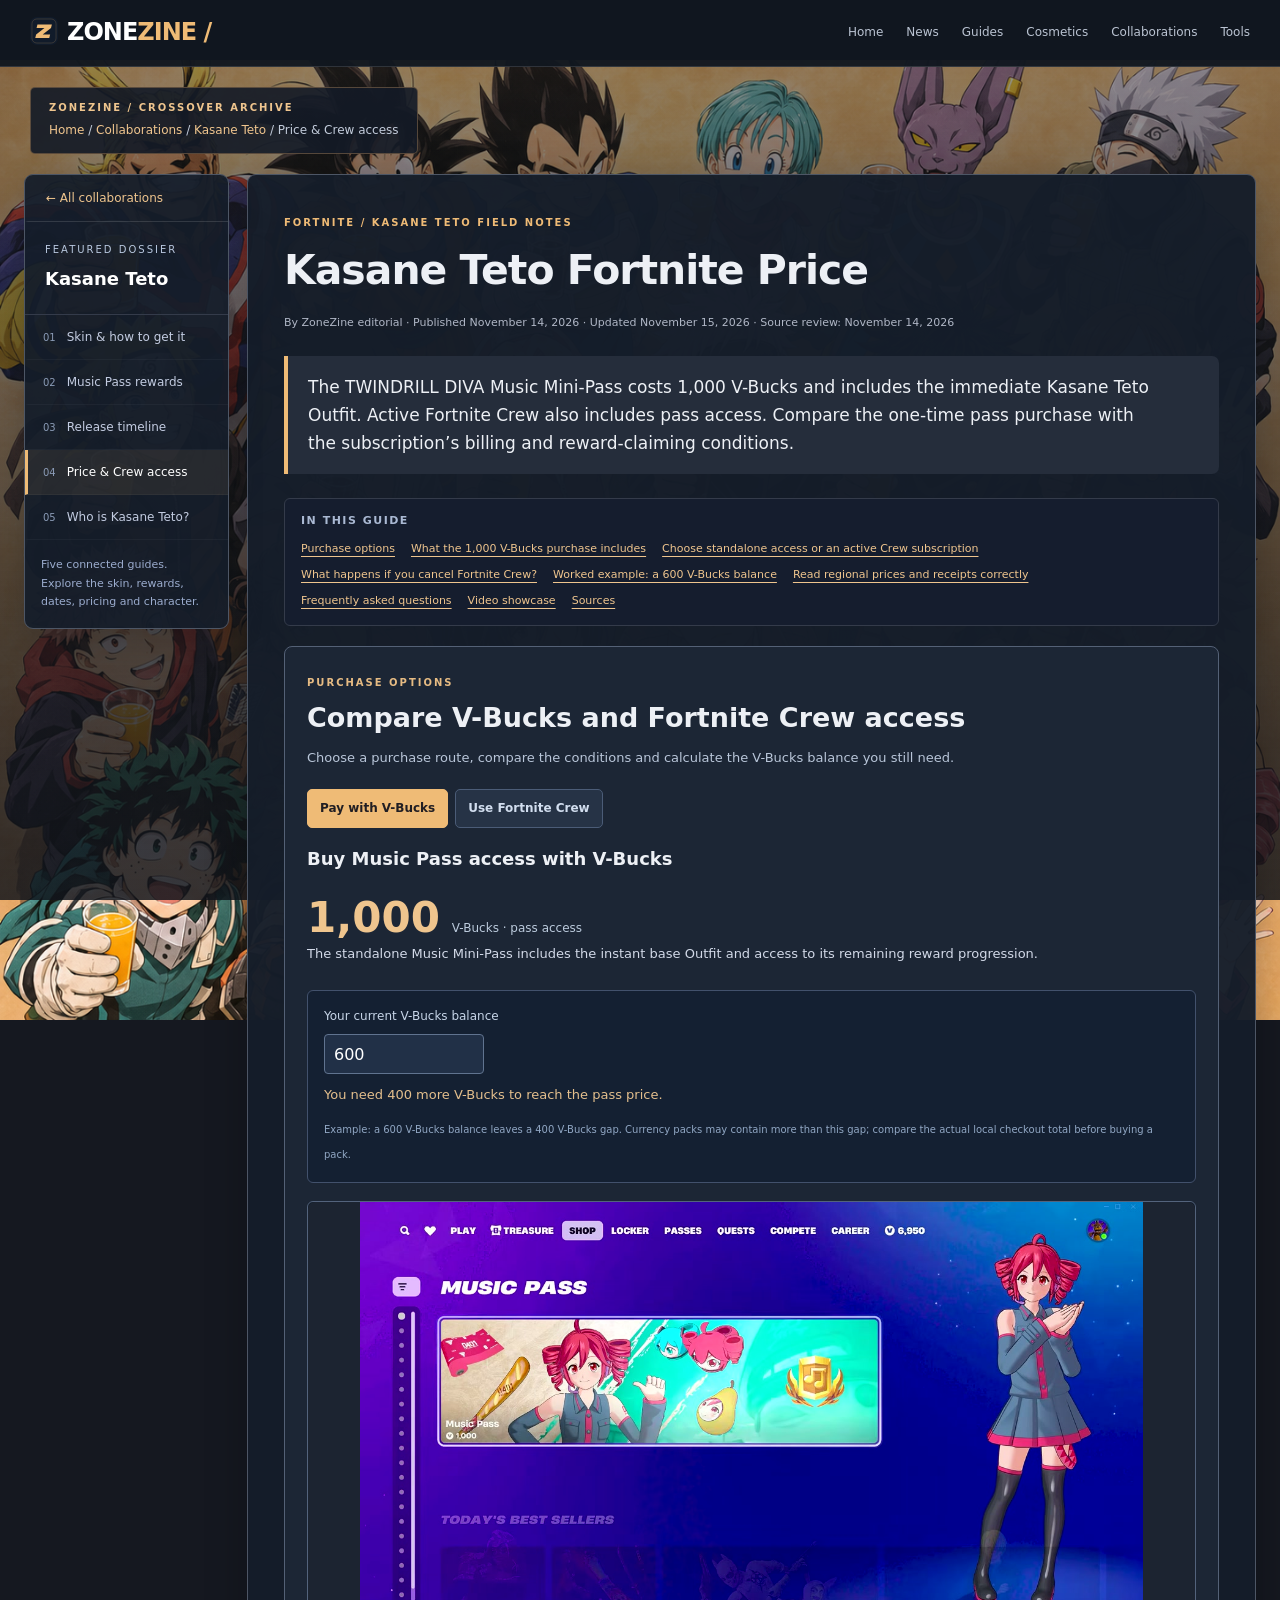
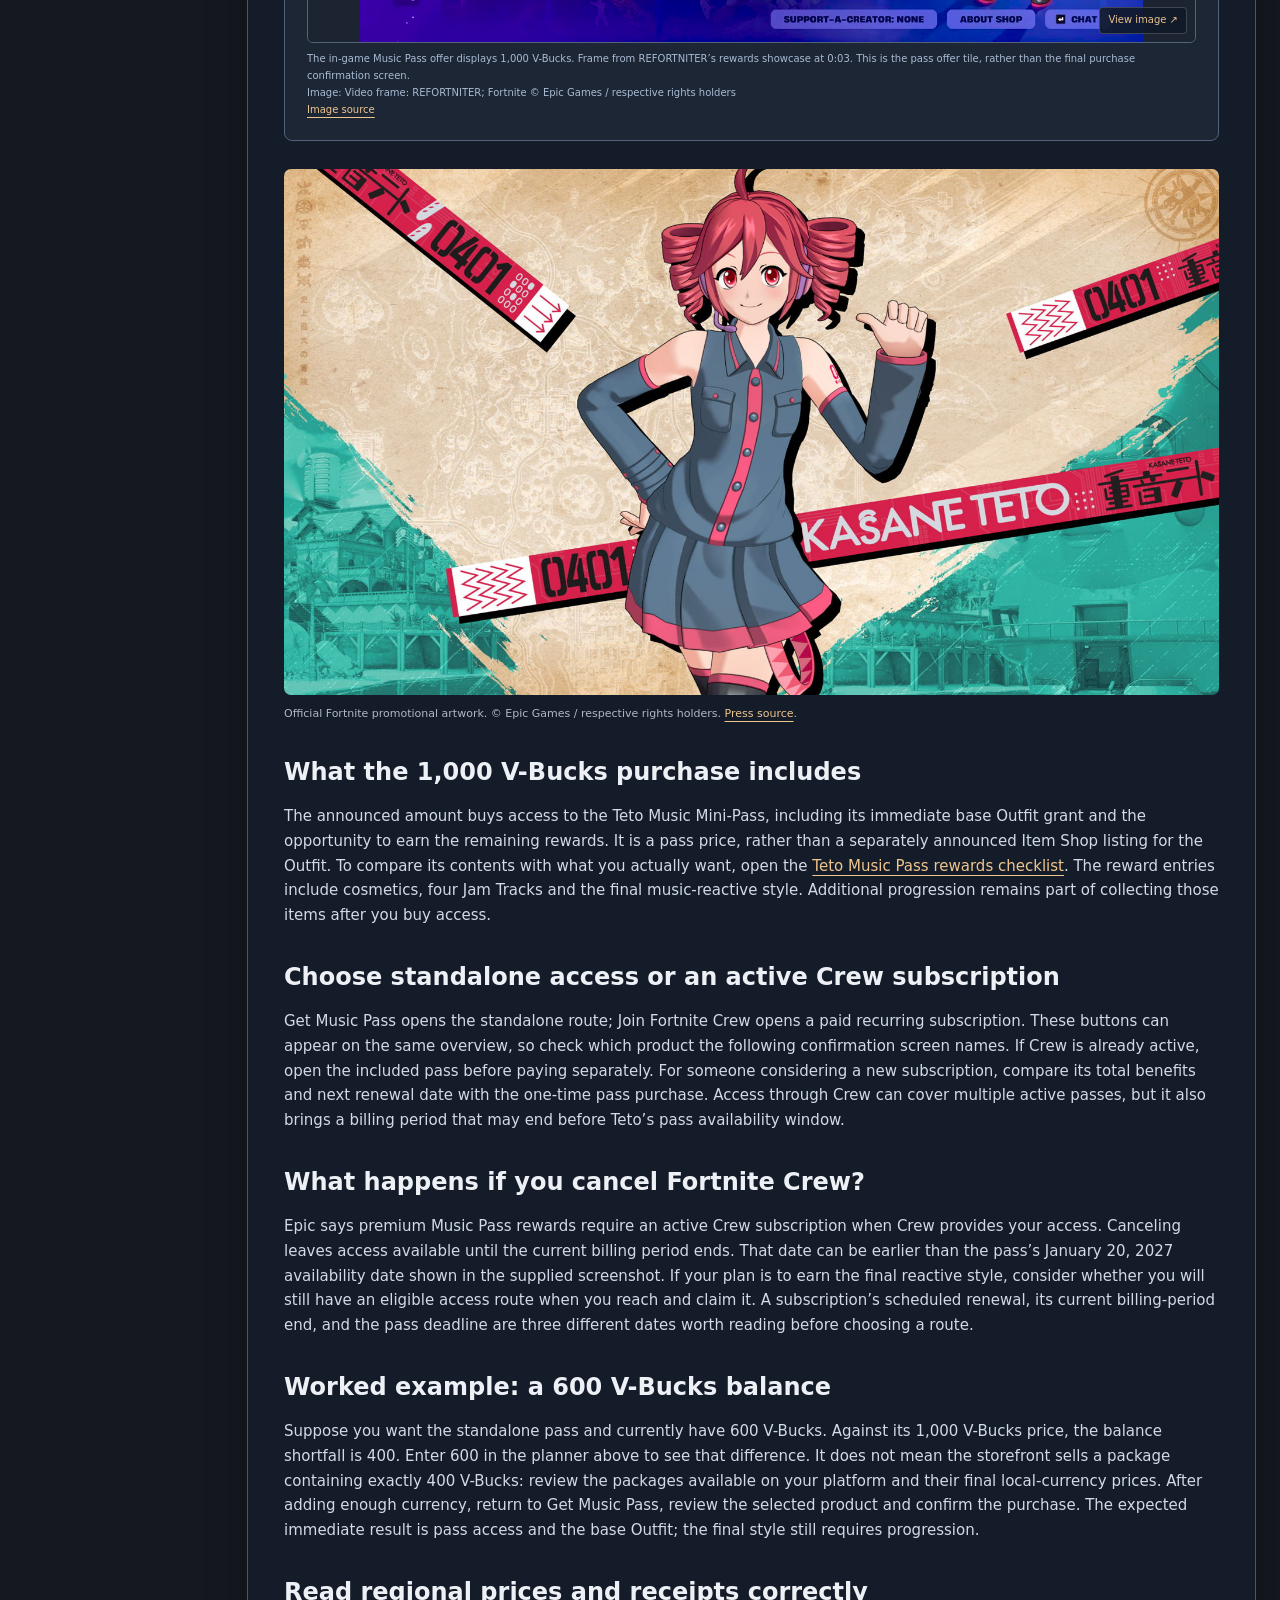
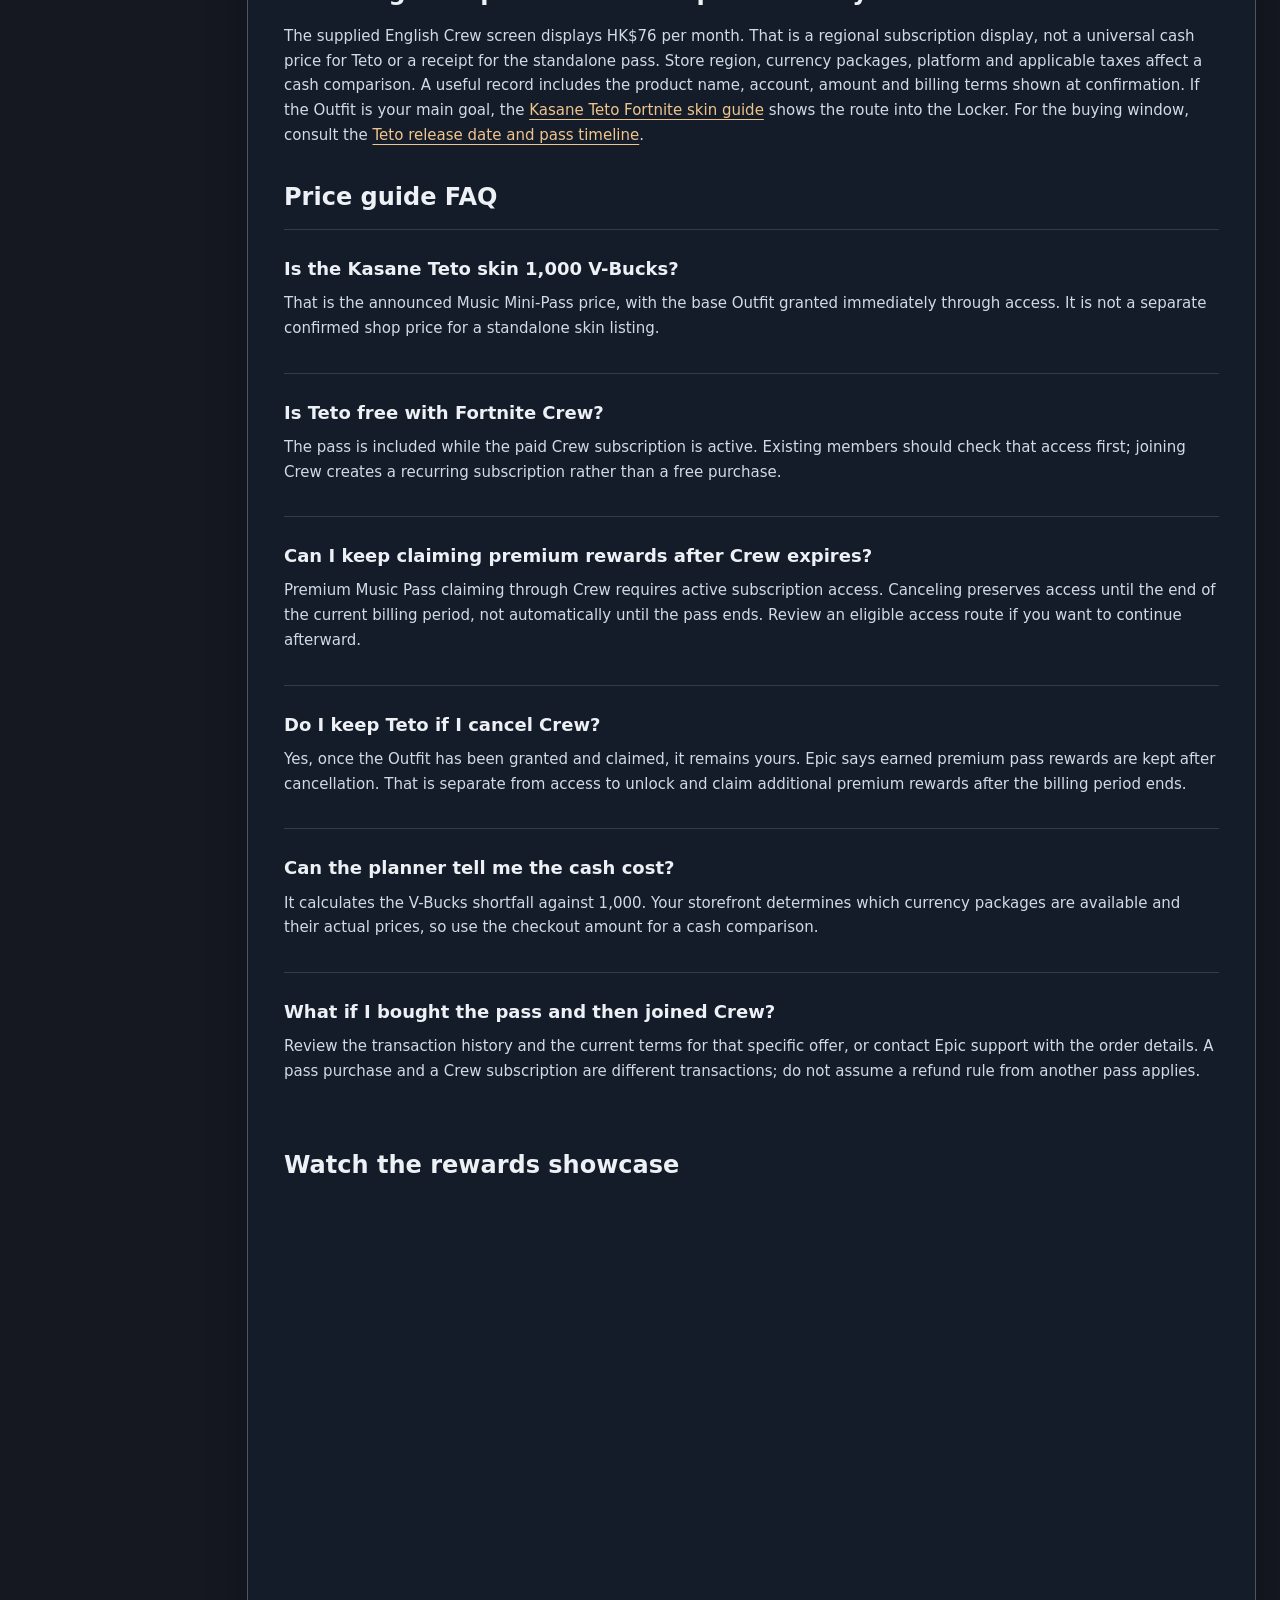
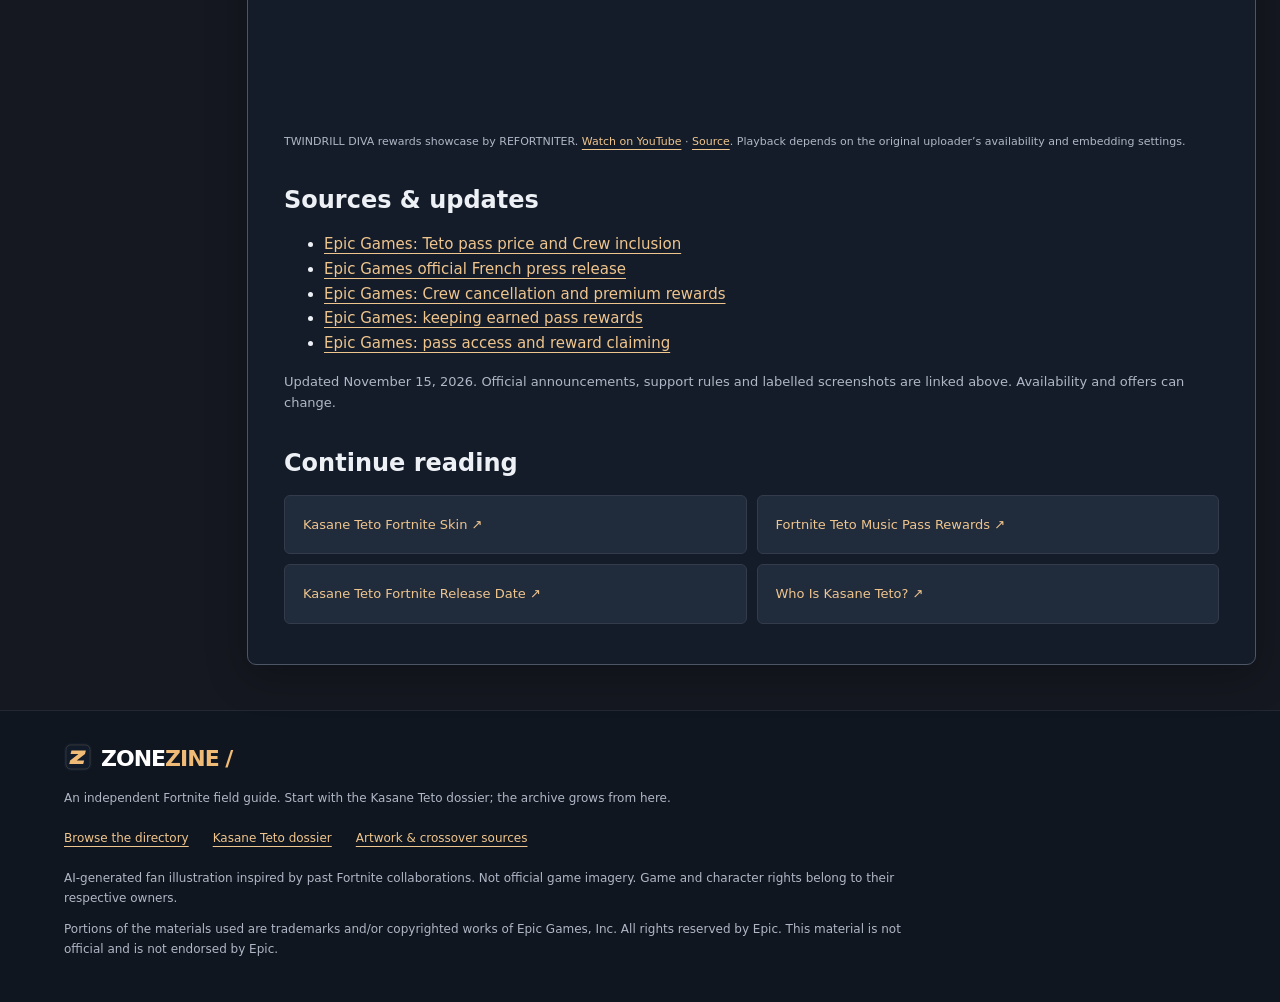
<file: kasane-teto-fortnite-price.html>
<!doctype html><html lang="en"><head><meta charset="utf-8"><meta name="viewport" content="width=device-width,initial-scale=1"><title>Kasane Teto Fortnite Price - Buying Guide - ZoneZine</title><meta name="description" content="Compare the 1,000 V-Bucks Teto pass with Fortnite Crew, calculate your balance shortfall and understand subscription access."><link rel="canonical" href="https://zonezine.org/kasane-teto-fortnite-price"><meta property="og:type" content="article"><meta property="og:title" content="Kasane Teto Fortnite Price - Buying Guide - ZoneZine"><meta property="og:description" content="Compare the 1,000 V-Bucks Teto pass with Fortnite Crew, calculate your balance shortfall and understand subscription access."><meta property="og:url" content="https://zonezine.org/kasane-teto-fortnite-price"><meta property="og:image" content="https://zonezine.org/assets/teto-official.jpg"><meta name="twitter:card" content="summary_large_image"><link rel="stylesheet" href="/style.css"><link rel="stylesheet" href="/portal.css"><script type="application/ld+json">{"@context":"https://schema.org","@type":"Article","headline":"Kasane Teto Fortnite Price","description":"Compare the 1,000 V-Bucks Teto pass with Fortnite Crew, calculate your balance shortfall and understand subscription access.","datePublished":"2026-11-14","dateModified":"2026-11-15","inLanguage":"en","author":{"@type":"Organization","name":"ZoneZine"},"publisher":{"@type":"Organization","name":"ZoneZine"},"mainEntityOfPage":"https://zonezine.org/kasane-teto-fortnite-price","image":"https://zonezine.org/assets/teto-official.jpg"}</script><link rel="stylesheet" href="/guide-interactions.css"><script src="/guide-interactions.js" defer></script><script type="application/ld+json" id="breadcrumb-schema">{"@context":"https://schema.org","@type":"BreadcrumbList","itemListElement":[{"@type":"ListItem","position":1,"name":"Home","item":"https://zonezine.org/"},{"@type":"ListItem","position":2,"name":"Collaborations","item":"https://zonezine.org/#collaborations"},{"@type":"ListItem","position":3,"name":"Kasane Teto","item":"https://zonezine.org/kasane-teto"},{"@type":"ListItem","position":4,"name":"Price & Crew access","item":"https://zonezine.org/kasane-teto-fortnite-price"}]}</script><!-- ZoneZine site identity --><link rel="icon" href="/favicon.ico" sizes="16x16 32x32 48x48"><link rel="icon" type="image/svg+xml" href="/assets/brand/zonezine-mark.svg"><link rel="icon" type="image/png" sizes="32x32" href="/assets/brand/icon-32.png"><link rel="apple-touch-icon" sizes="180x180" href="/assets/brand/icon-180.png"><link rel="manifest" href="/site.webmanifest"><meta name="theme-color" content="#111b2a"><style id="zonezine-brand-icon">.brand::before{content:"";display:inline-block;width:28px;height:28px;margin-right:9px;vertical-align:-5px;background:url("/assets/brand/zonezine-mark.svg") center/contain no-repeat}</style></head><body><a class="skip" href="#article">Skip to guide</a><header><div class="bar"><a class="brand" href="/">ZONE<span>ZINE</span><span aria-hidden="true"> /</span></a><nav class="global-nav" aria-label="Main navigation"><a href="/">Home</a><a href="/#news">News</a><a href="/#guides">Guides</a><a href="/#cosmetics">Cosmetics</a><a href="/#collaborations">Collaborations</a><a href="/#tools">Tools</a></nav></div></header><section class="world-banner" aria-label="Breadcrumb"><div class="banner-copy"><p class="eyebrow">ZONEZINE / CROSSOVER ARCHIVE</p><p class="crumb"><a href="/">Home</a> / <a href="/#collaborations">Collaborations</a> / <a href="/kasane-teto">Kasane Teto</a> / Price & Crew access</p></div></section><div class="wiki-shell"><aside class="topic-nav" aria-label="Kasane Teto topic navigation"><a class="home-return" href="/#collaborations">← All collaborations</a><div class="nav-heading"><small>FEATURED DOSSIER</small><strong>Kasane Teto</strong></div><div class="topic-links"><a href="/kasane-teto-fortnite-skin"><span class="nav-number">01</span>Skin & how to get it</a><a href="/kasane-teto-fortnite-music-pass"><span class="nav-number">02</span>Music Pass rewards</a><a href="/kasane-teto-fortnite-release-date"><span class="nav-number">03</span>Release timeline</a><a href="/kasane-teto-fortnite-price" aria-current="page"><span class="nav-number">04</span>Price & Crew access</a><a href="/kasane-teto"><span class="nav-number">05</span>Who is Kasane Teto?</a></div><p class="nav-note">Five connected guides.<br>Explore the skin, rewards, dates, pricing and character.</p></aside><main><p class="eyebrow">Fortnite / Kasane Teto field notes</p><h1>Kasane Teto Fortnite Price</h1><p class="meta">By ZoneZine editorial · Published <time datetime="2026-11-14">November 14, 2026</time> · Updated <time datetime="2026-11-15">November 15, 2026</time> · Source review: November 14, 2026</p><div class="answer"><p class="lead">The TWINDRILL DIVA Music Mini-Pass costs 1,000 V-Bucks and includes the immediate Kasane Teto Outfit. Active Fortnite Crew also includes pass access. Compare the one-time pass purchase with the subscription’s billing and reward-claiming conditions.</p></div><div class="layout"><article id="article"><section class="interactive-guide" id="purchase-comparison"><div class="interactive-heading"><span>PURCHASE OPTIONS</span><h2>Compare V-Bucks and Fortnite Crew access</h2><p>Choose a purchase route, compare the conditions and calculate the V-Bucks balance you still need.</p></div><div class="purchase-tabs" role="group" aria-label="Purchase route" data-purchase-controls hidden><button type="button" data-purchase="pass" aria-controls="purchase-panel-pass" aria-pressed="true">Pay with V-Bucks</button><button type="button" data-purchase="crew" aria-controls="purchase-panel-crew" aria-pressed="false">Use Fortnite Crew</button></div><section id="purchase-panel-pass" data-purchase-panel="pass" aria-labelledby="purchase-pass-heading"><h3 id="purchase-pass-heading">Buy Music Pass access with V-Bucks</h3><div class="price-number"><b>1,000</b><span>V-Bucks · pass access</span></div><p>The standalone Music Mini-Pass includes the instant base Outfit and access to its remaining reward progression.</p><div class="balance-calc" id="balance-calc"><label for="vb-balance">Your current V-Bucks balance</label><input id="vb-balance" type="number" inputmode="numeric" min="0" max="1000000" step="1" value="600"><p id="vb-result" aria-live="polite">You need 400 more V-Bucks to reach the pass price.</p><small>Example: a 600 V-Bucks balance leaves a 400 V-Bucks gap. Currency packs may contain more than this gap; compare the actual local checkout total before buying a pack.</small></div><div class="guide-media" data-media-slot="price-pass" data-media-label="V-Bucks purchase screen"><figure><a class="media-preview-button" href="/assets/guide-web/refortniter-teto-pass-1000-vbucks.jpg" data-enlarge-image aria-label="Enlarge Fortnite Shop showing the Kasane Teto Music Pass offer priced at 1,000 V-Bucks"><img src="/assets/guide-web/refortniter-teto-pass-1000-vbucks.jpg" alt="Fortnite Shop showing the Kasane Teto Music Pass offer priced at 1,000 V-Bucks" width="1280" height="720" loading="lazy" decoding="async"><span class="zoom-label">View image ↗</span></a><figcaption class="media-caption"><span>The in-game Music Pass offer displays 1,000 V-Bucks. Frame from REFORTNITER’s rewards showcase at 0:03. This is the pass offer tile, rather than the final purchase confirmation screen.</span><span>Image: Video frame: REFORTNITER; Fortnite © Epic Games / respective rights holders</span><a href="https://www.youtube.com/watch?v=sAB0gyTq-TQ&amp;t=3s">Image source</a></figcaption></figure></div></section><section id="purchase-panel-crew" data-purchase-panel="crew" aria-labelledby="purchase-crew-heading"><h3 id="purchase-crew-heading">Access with an active Fortnite Crew subscription</h3><div class="price-number"><b>Included</b><span>with an active Crew subscription</span></div><p>Crew is a paid, recurring subscription. Music Pass premium rewards require active membership; after cancellation, access continues until the current billing period ends. The screenshot displays HK$76 per month for its region, not a universal subscription price.</p><div class="guide-media" data-media-slot="price-crew" data-media-label="Crew access"><figure><a class="media-preview-button" href="/assets/guide-media/owner-teto-music-pass-updated.png" data-enlarge-image aria-label="Enlarge English Teto Music Pass screen showing Join Fortnite Crew for HK$76 per month and a separate Get Music Pass button"><img src="/assets/guide-media/owner-teto-music-pass-updated.png" alt="English Teto Music Pass screen showing Join Fortnite Crew for HK$76 per month and a separate Get Music Pass button" width="1920" height="1080" loading="lazy" decoding="async"><span class="zoom-label">View image ↗</span></a><figcaption class="media-caption"><span>The large yellow Join Fortnite Crew button opens the subscription offer; Get Music Pass is the separate button at the bottom right. This owner-supplied capture displays HK$76 per month for its region. That is a regional Crew subscription price, not a global cash price or the standalone V-Bucks checkout.</span><span>Image: Screenshot supplied by the site owner; Fortnite © Epic Games</span></figcaption></figure></div></section></section><script type="application/json" id="guide-page-data">{"steps":[{"title":"Start in the lobby","location":"LOBBY → PASSES","text":"Sign in to the Epic account where you want the Outfit. Select Passes in the top navigation; the first screenshot outlines this entry in red.","hint":"Capture the lobby with the Passes entry visible. Highlight that entry in your own screenshot."},{"title":"Browse the available passes","location":"PASSES → PASSES & FN CREW","text":"If the Passes area opens on Battle Pass, use the Passes & FN Crew entry near the bottom of that screen to browse other passes. The Battle Pass is separate from the Teto Music Mini-Pass.","hint":"Capture the Battle Pass overview with the Passes & FN Crew entry visible."},{"title":"Review the Music Pass offer","location":"MUSIC PASS → GET MUSIC PASS","text":"Select TWINDRILL DIVA, then choose Get Music Pass at the bottom right. Review the 1,000 V-Bucks offer and your account balance on the following confirmation screen. Join Fortnite Crew is a separate subscription option; existing active members can use their included access.","hint":"Capture the Teto Music Pass with Get Music Pass visible, or its following access confirmation."},{"title":"Claim and equip Teto","location":"CLAIMED → EQUIP","text":"Pass access immediately unlocks the base Kasane Teto Outfit. The reward screen can show Claimed and offer an Equip button; you can also select the owned Outfit in your Locker. This does not complete the remaining reward progression.","hint":"Capture the Teto reward marked Claimed with Equip available, or the owned Outfit in the Locker."},{"title":"Earn and select the reactive style","location":"PASS PROGRESSION → FINAL REWARD","text":"Continue earning XP toward the final pass reward, claim the reactive style, then select the owned Outfit’s style options in your Locker. The screenshot shows Reactive On selected on the final reward page and the captured account’s remaining page-unlock condition.","hint":"Capture the final reactive-style reward or its earned style option. Label whether your screenshot shows a preview or an owned reward."}],"milestones":[["release-announce","11 NOV 2026","Announcement","Epic published the Teto Music Mini-Pass announcement on November 11, 2026, detailing the pass price, instant Outfit unlock and headline rewards."],["release-pass","12 NOV 2026","Pass launch","The Music Mini-Pass launched on November 12, 2026. Epic’s French press release described it as available that day."],["release-island","15 NOV 2026","Island appearance","Epic scheduled Teto and Cap’n Hatsune Miku’s appearance at Friendship Villa for November 15, separately from the pass launch. The announcement gives a calendar date without an exact arrival hour."],["skin-step-3","20 JAN 2027","Displayed pass deadline","The owner-supplied English Music Pass screen displays Available through JAN 20 2027. This is the date shown in that capture; an exact end hour and timezone are not specified."]],"profileViews":[["profile-character","Character reference","The original character identity","Teto began as an April Fools’ character in 2008. Her red drill-shaped twin tails and bread motif are recognisable across her reference designs and game adaptation."],["profile-voice","Voice & music","The virtual singer","UTAU and Synthesizer V are singing-voice products associated with Teto; VOICEPEAK is a separate speaking-voice product. Songwriters and producers use her voice to create their own music."],["profile-fortnite","In Fortnite","The Fortnite Outfit","Official Fortnite promotional art shows the game adaptation. The Music Mini-Pass grants the base Outfit immediately and offers a reactive style as its final reward."]],"media":[{"id":"price-pass","page":"kasane-teto-fortnite-price","label":"V-Bucks purchase screen","hint":"Show the pass price and contents without personal or payment details.","src":"/assets/guide-web/refortniter-teto-pass-1000-vbucks.jpg","alt":"Fortnite Shop showing the Kasane Teto Music Pass offer priced at 1,000 V-Bucks","caption":"The in-game Music Pass offer displays 1,000 V-Bucks. Frame from REFORTNITER’s rewards showcase at 0:03. This is the pass offer tile, rather than the final purchase confirmation screen.","credit":"Video frame: REFORTNITER; Fortnite © Epic Games / respective rights holders","sourceUrl":"https://www.youtube.com/watch?v=sAB0gyTq-TQ&t=3s","kind":"screenshot","width":1280,"height":720},{"id":"price-crew","page":"kasane-teto-fortnite-price","label":"Crew access","hint":"Show pass inclusion or an access confirmation, without subscription account details.","src":"/assets/guide-media/owner-teto-music-pass-updated.png","alt":"English Teto Music Pass screen showing Join Fortnite Crew for HK$76 per month and a separate Get Music Pass button","caption":"The large yellow Join Fortnite Crew button opens the subscription offer; Get Music Pass is the separate button at the bottom right. This owner-supplied capture displays HK$76 per month for its region. That is a regional Crew subscription price, not a global cash price or the standalone V-Bucks checkout.","credit":"Screenshot supplied by the site owner; Fortnite © Epic Games","sourceUrl":"","kind":"screenshot"}]}</script><figure><img src="/assets/teto-official.jpg" width="1600" height="900" alt="Official Epic Games promotional artwork for the Kasane Teto Outfit in Fortnite" loading="lazy" decoding="async"><figcaption>Official Fortnite promotional artwork. © Epic Games / respective rights holders. <a href="https://epic-games-france.prezly.com/kasane-teto-est-la-tete-daffiche-du-prochain-passe-musique-de-fortnite">Press source</a>.</figcaption></figure><section id="section-0"><h2>What the 1,000 V-Bucks purchase includes</h2><p>The announced amount buys access to the Teto Music Mini-Pass, including its immediate base Outfit grant and the opportunity to earn the remaining rewards. It is a pass price, rather than a separately announced Item Shop listing for the Outfit. To compare its contents with what you actually want, open the <a href="/kasane-teto-fortnite-music-pass">Teto Music Pass rewards checklist</a>. The reward entries include cosmetics, four Jam Tracks and the final music-reactive style. Additional progression remains part of collecting those items after you buy access.</p></section><section id="section-1"><h2>Choose standalone access or an active Crew subscription</h2><p>Get Music Pass opens the standalone route; Join Fortnite Crew opens a paid recurring subscription. These buttons can appear on the same overview, so check which product the following confirmation screen names. If Crew is already active, open the included pass before paying separately. For someone considering a new subscription, compare its total benefits and next renewal date with the one-time pass purchase. Access through Crew can cover multiple active passes, but it also brings a billing period that may end before Teto’s pass availability window.</p></section><section id="section-2"><h2>What happens if you cancel Fortnite Crew?</h2><p>Epic says premium Music Pass rewards require an active Crew subscription when Crew provides your access. Canceling leaves access available until the current billing period ends. That date can be earlier than the pass’s January 20, 2027 availability date shown in the supplied screenshot. If your plan is to earn the final reactive style, consider whether you will still have an eligible access route when you reach and claim it. A subscription’s scheduled renewal, its current billing-period end, and the pass deadline are three different dates worth reading before choosing a route.</p></section><section id="section-3"><h2>Worked example: a 600 V-Bucks balance</h2><p>Suppose you want the standalone pass and currently have 600 V-Bucks. Against its 1,000 V-Bucks price, the balance shortfall is 400. Enter 600 in the planner above to see that difference. It does not mean the storefront sells a package containing exactly 400 V-Bucks: review the packages available on your platform and their final local-currency prices. After adding enough currency, return to Get Music Pass, review the selected product and confirm the purchase. The expected immediate result is pass access and the base Outfit; the final style still requires progression.</p></section><section id="section-4"><h2>Read regional prices and receipts correctly</h2><p>The supplied English Crew screen displays HK$76 per month. That is a regional subscription display, not a universal cash price for Teto or a receipt for the standalone pass. Store region, currency packages, platform and applicable taxes affect a cash comparison. A useful record includes the product name, account, amount and billing terms shown at confirmation. If the Outfit is your main goal, the <a href="/kasane-teto-fortnite-skin">Kasane Teto Fortnite skin guide</a> shows the route into the Locker. For the buying window, consult the <a href="/kasane-teto-fortnite-release-date">Teto release date and pass timeline</a>.</p></section><section class="guide-faq" id="faq"><h2>Price guide FAQ</h2><div class="faq-item"><h3>Is the Kasane Teto skin 1,000 V-Bucks?</h3><p>That is the announced Music Mini-Pass price, with the base Outfit granted immediately through access. It is not a separate confirmed shop price for a standalone skin listing.</p></div><div class="faq-item"><h3>Is Teto free with Fortnite Crew?</h3><p>The pass is included while the paid Crew subscription is active. Existing members should check that access first; joining Crew creates a recurring subscription rather than a free purchase.</p></div><div class="faq-item"><h3>Can I keep claiming premium rewards after Crew expires?</h3><p>Premium Music Pass claiming through Crew requires active subscription access. Canceling preserves access until the end of the current billing period, not automatically until the pass ends. Review an eligible access route if you want to continue afterward.</p></div><div class="faq-item"><h3>Do I keep Teto if I cancel Crew?</h3><p>Yes, once the Outfit has been granted and claimed, it remains yours. Epic says earned premium pass rewards are kept after cancellation. That is separate from access to unlock and claim additional premium rewards after the billing period ends.</p></div><div class="faq-item"><h3>Can the planner tell me the cash cost?</h3><p>It calculates the V-Bucks shortfall against 1,000. Your storefront determines which currency packages are available and their actual prices, so use the checkout amount for a cash comparison.</p></div><div class="faq-item"><h3>What if I bought the pass and then joined Crew?</h3><p>Review the transaction history and the current terms for that specific offer, or contact Epic support with the order details. A pass purchase and a Crew subscription are different transactions; do not assume a refund rule from another pass applies.</p></div></section><section id="watch"><h2>Watch the rewards showcase</h2><figure><iframe src="https://www.youtube-nocookie.com/embed/sAB0gyTq-TQ?hl=en" title="TWINDRILL DIVA rewards showcase by REFORTNITER." loading="lazy" allow="encrypted-media; picture-in-picture" allowfullscreen referrerpolicy="strict-origin-when-cross-origin"></iframe><figcaption>TWINDRILL DIVA rewards showcase by REFORTNITER. <a href="https://www.youtube.com/watch?v=sAB0gyTq-TQ">Watch on YouTube</a> · <a href="https://fortnite.video/en/video/kasane-teto-fortnite-music-pass-all-rewards-showcase">Source</a>. Playback depends on the original uploader’s availability and embedding settings.</figcaption></figure></section><section id="sources"><h2>Sources & updates</h2><ul><li><a href="https://www.fortnite.com/news/kasane-teto-headlines-the-next-fortnite-music-pass">Epic Games: Teto pass price and Crew inclusion</a></li><li><a href="https://epic-games-france.prezly.com/kasane-teto-est-la-tete-daffiche-du-prochain-passe-musique-de-fortnite">Epic Games official French press release</a></li><li><a href="https://www.epicgames.com/help/c-34254770/c-33726977/a14523836">Epic Games: Crew cancellation and premium rewards</a></li><li><a href="https://www.fortnite.com/news/fortnite-crew-will-include-the-battle-pass-lego-pass-music-pass-and-more-starting-in-december">Epic Games: keeping earned pass rewards</a></li><li><a href="https://www.epicgames.com/help/c-34254770/c-33726977/a19736825?lang=en-US">Epic Games: pass access and reward claiming</a></li></ul><p class="small">Updated November 15, 2026. Official announcements, support rules and labelled screenshots are linked above. Availability and offers can change.</p></section><section><h2>Continue reading</h2><div class="related"><a href="/kasane-teto-fortnite-skin">Kasane Teto Fortnite Skin ↗</a><a href="/kasane-teto-fortnite-music-pass">Fortnite Teto Music Pass Rewards ↗</a><a href="/kasane-teto-fortnite-release-date">Kasane Teto Fortnite Release Date ↗</a><a href="/kasane-teto">Who Is Kasane Teto? ↗</a></div></section></article><aside aria-label="On this page"><strong>In this guide</strong><a href="#purchase-comparison">Purchase options</a><a href="#section-0">What the 1,000 V-Bucks purchase includes</a><a href="#section-1">Choose standalone access or an active Crew subscription</a><a href="#section-2">What happens if you cancel Fortnite Crew?</a><a href="#section-3">Worked example: a 600 V-Bucks balance</a><a href="#section-4">Read regional prices and receipts correctly</a><a href="#faq">Frequently asked questions</a><a href="#watch">Video showcase</a><a href="#sources">Sources</a></aside></div></main></div><footer class="portal-footer"><div><a class="brand" href="/">ZONE<span>ZINE</span><span aria-hidden="true"> /</span></a><p>An independent Fortnite field guide. Start with the Kasane Teto dossier; the archive grows from here.</p><div class="footer-links"><a href="/#directory">Browse the directory</a><a href="/kasane-teto">Kasane Teto dossier</a><a href="/assets/crossover-sources.txt">Artwork & crossover sources</a></div><p>AI-generated fan illustration inspired by past Fortnite collaborations. Not official game imagery. Game and character rights belong to their respective owners.</p><p>Portions of the materials used are trademarks and/or copyrighted works of Epic Games, Inc. All rights reserved by Epic. This material is not official and is not endorsed by Epic.</p></div></footer></body></html>
</file>
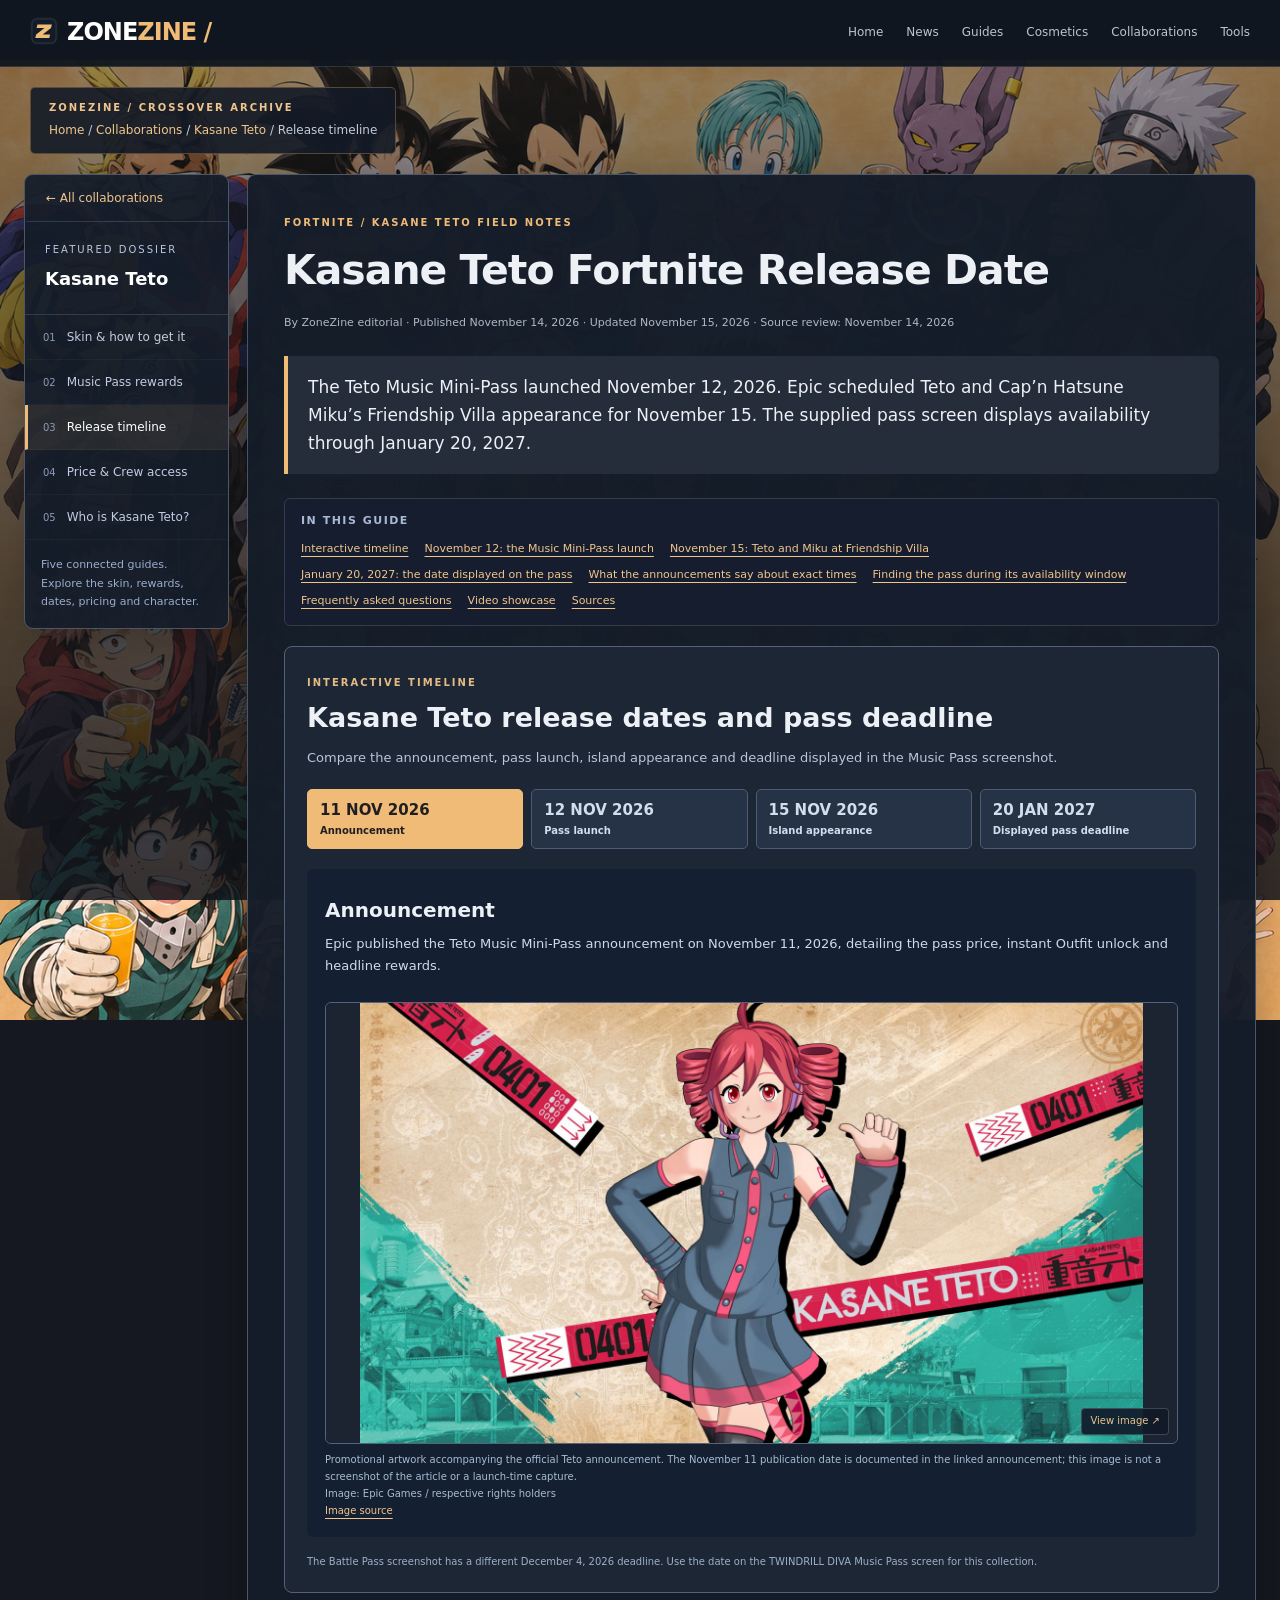
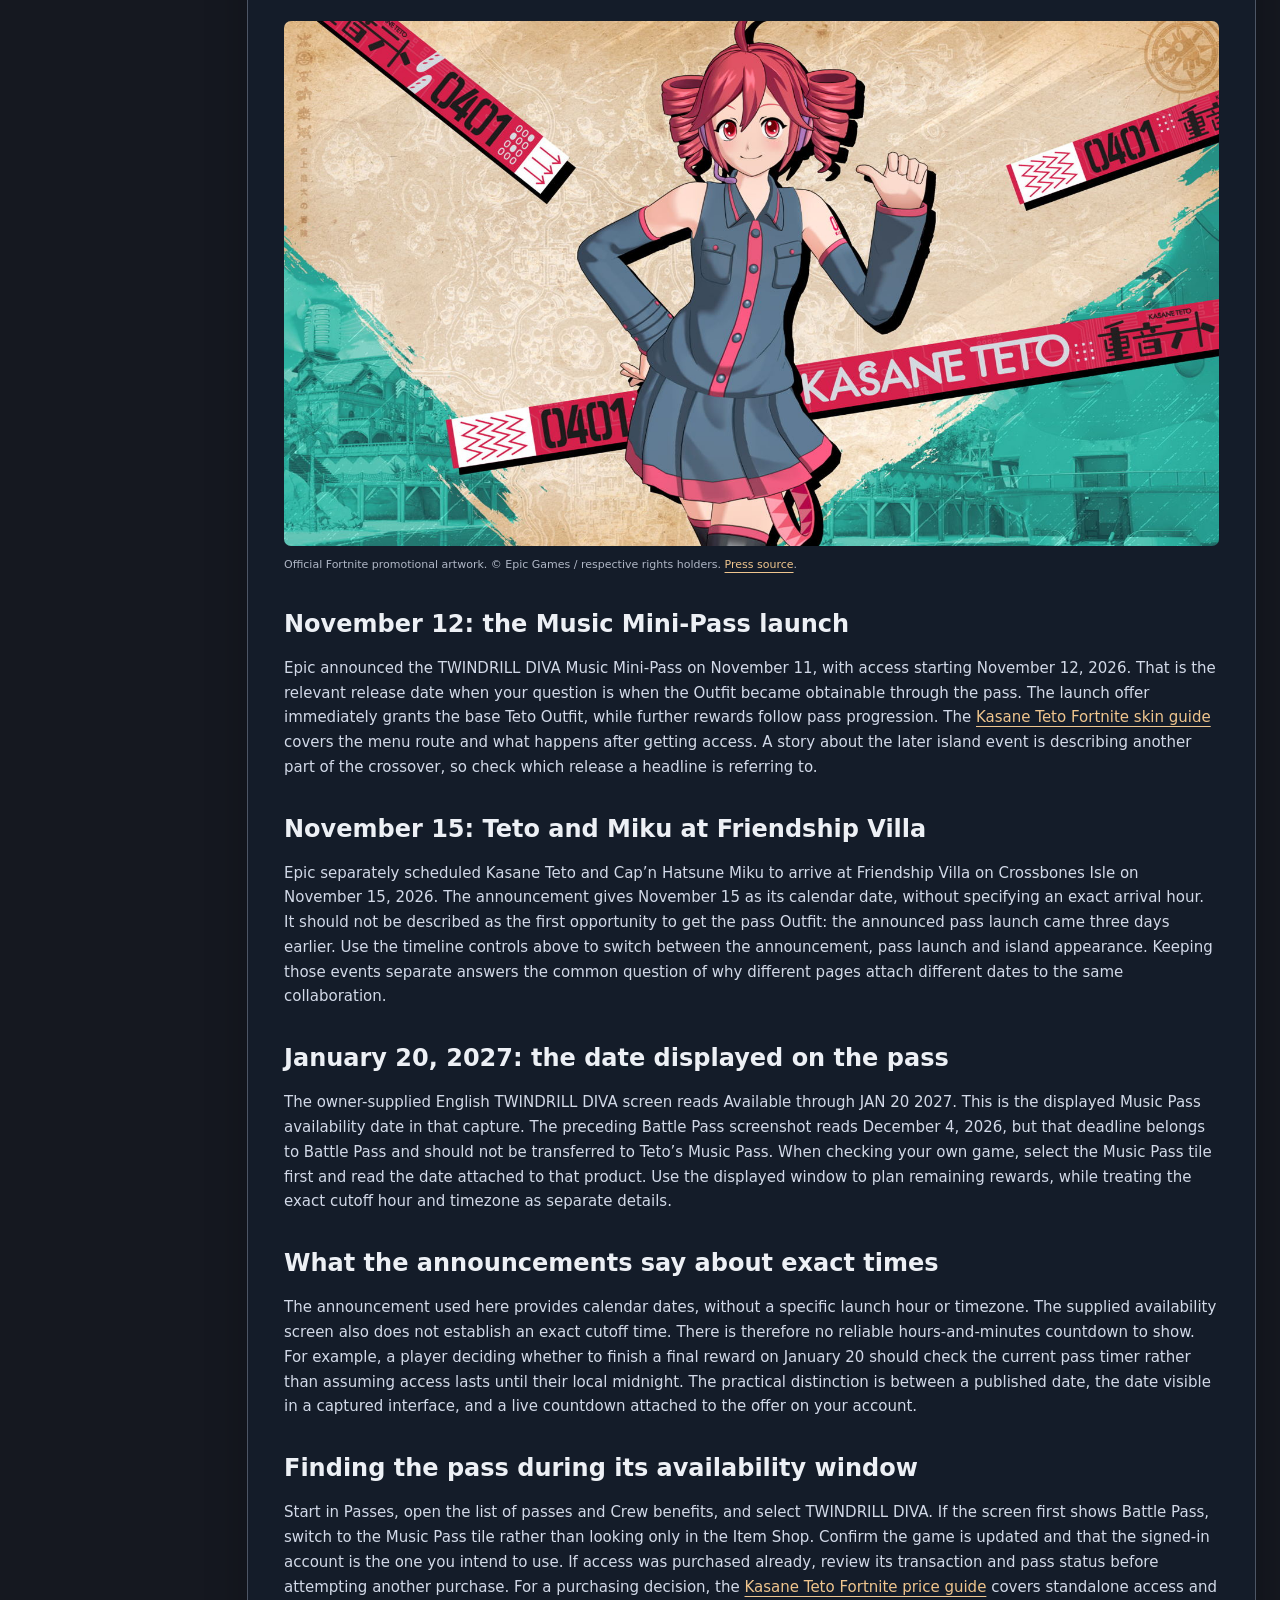
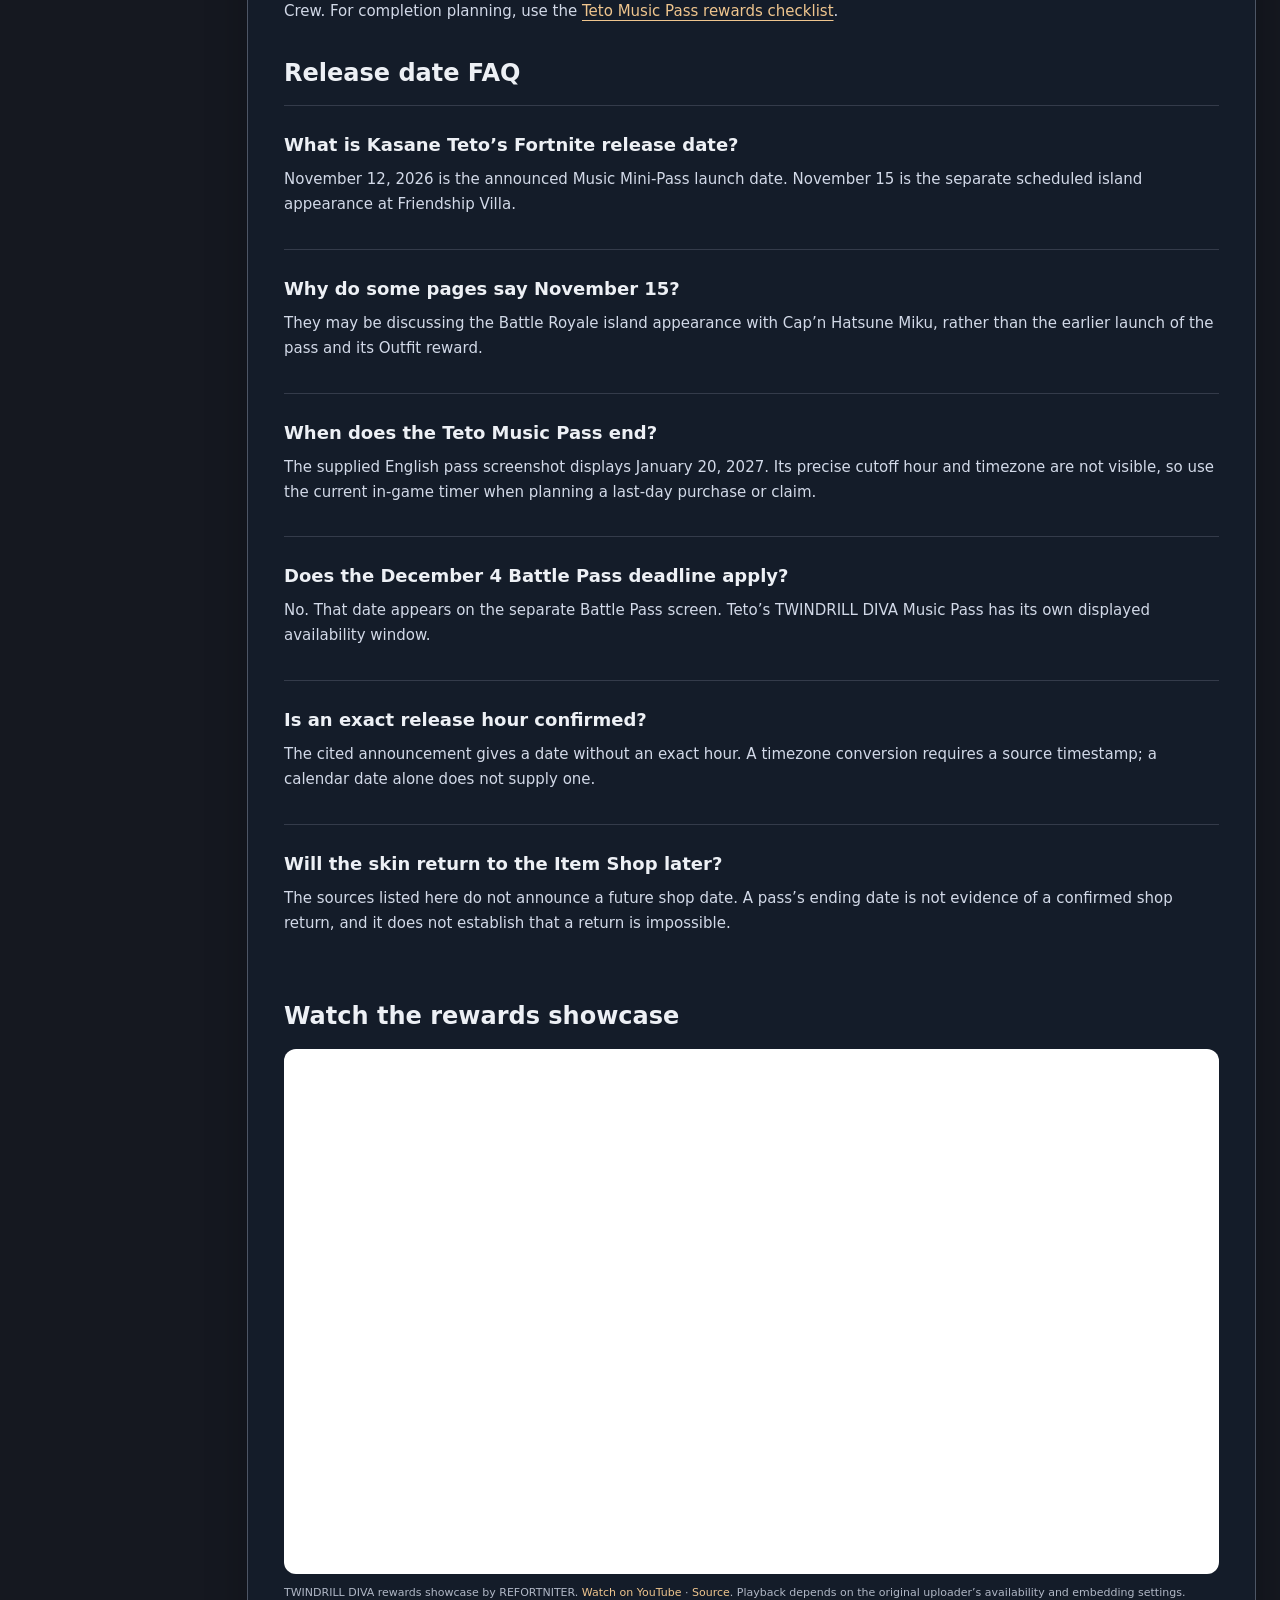
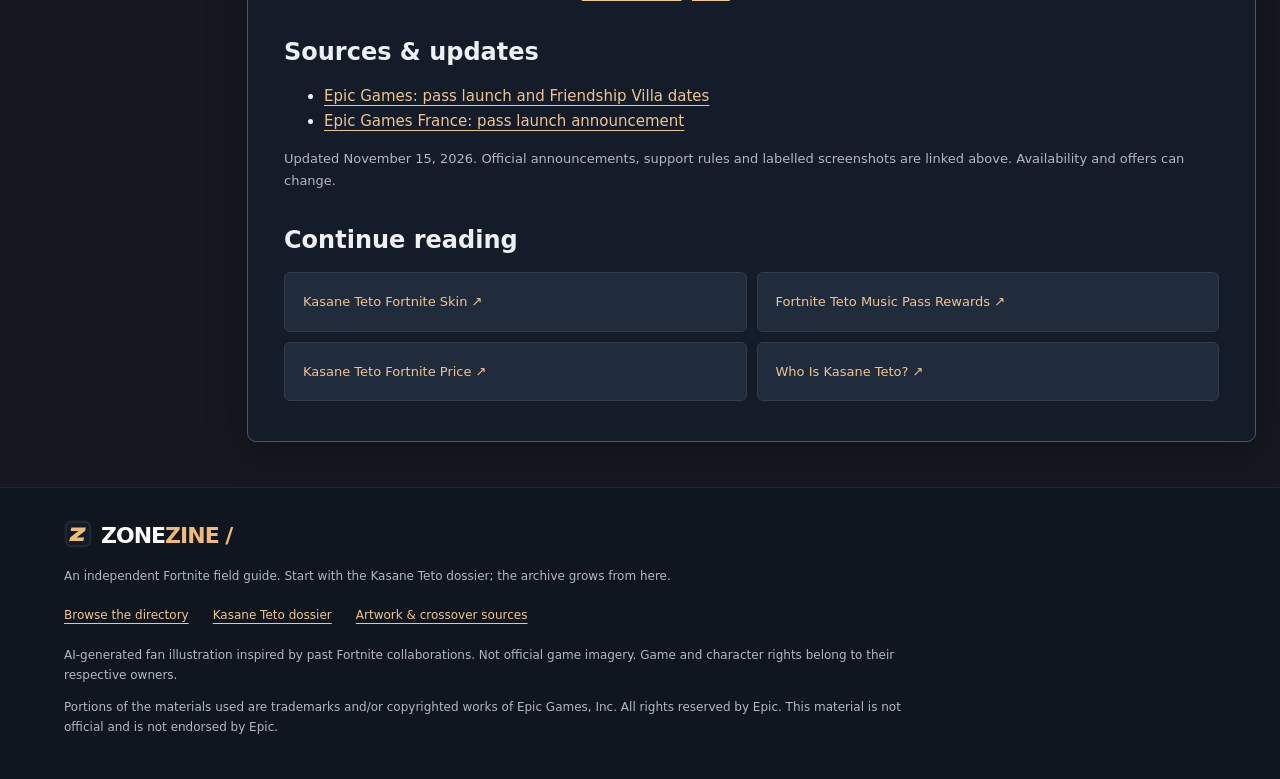
<file: kasane-teto-fortnite-release-date.html>
<!doctype html><html lang="en"><head><meta charset="utf-8"><meta name="viewport" content="width=device-width,initial-scale=1"><title>Kasane Teto Fortnite Release Date &amp; End Date - ZoneZine</title><meta name="description" content="Check the Kasane Teto pass launch, Friendship Villa appearance and screenshot-displayed end date in one clear Fortnite timeline."><link rel="canonical" href="https://zonezine.org/kasane-teto-fortnite-release-date"><meta property="og:type" content="article"><meta property="og:title" content="Kasane Teto Fortnite Release Date - News - ZoneZine"><meta property="og:description" content="Check the Kasane Teto pass launch, Friendship Villa appearance and screenshot-displayed end date in one clear Fortnite timeline."><meta property="og:url" content="https://zonezine.org/kasane-teto-fortnite-release-date"><meta property="og:image" content="https://zonezine.org/assets/teto-official.jpg"><meta name="twitter:card" content="summary_large_image"><link rel="stylesheet" href="/style.css"><link rel="stylesheet" href="/portal.css"><script type="application/ld+json">{"@context":"https://schema.org","@type":"Article","headline":"Kasane Teto Fortnite Release Date","description":"Check the Kasane Teto pass launch, Friendship Villa appearance and screenshot-displayed end date in one clear Fortnite timeline.","datePublished":"2026-11-14","dateModified":"2026-11-15","inLanguage":"en","author":{"@type":"Organization","name":"ZoneZine"},"publisher":{"@type":"Organization","name":"ZoneZine"},"mainEntityOfPage":"https://zonezine.org/kasane-teto-fortnite-release-date","image":"https://zonezine.org/assets/teto-official.jpg"}</script><link rel="stylesheet" href="/guide-interactions.css"><script src="/guide-interactions.js" defer></script><script type="application/ld+json" id="breadcrumb-schema">{"@context":"https://schema.org","@type":"BreadcrumbList","itemListElement":[{"@type":"ListItem","position":1,"name":"Home","item":"https://zonezine.org/"},{"@type":"ListItem","position":2,"name":"Collaborations","item":"https://zonezine.org/#collaborations"},{"@type":"ListItem","position":3,"name":"Kasane Teto","item":"https://zonezine.org/kasane-teto"},{"@type":"ListItem","position":4,"name":"Release timeline","item":"https://zonezine.org/kasane-teto-fortnite-release-date"}]}</script><!-- ZoneZine site identity --><link rel="icon" href="/favicon.ico" sizes="16x16 32x32 48x48"><link rel="icon" type="image/svg+xml" href="/assets/brand/zonezine-mark.svg"><link rel="icon" type="image/png" sizes="32x32" href="/assets/brand/icon-32.png"><link rel="apple-touch-icon" sizes="180x180" href="/assets/brand/icon-180.png"><link rel="manifest" href="/site.webmanifest"><meta name="theme-color" content="#111b2a"><style id="zonezine-brand-icon">.brand::before{content:"";display:inline-block;width:28px;height:28px;margin-right:9px;vertical-align:-5px;background:url("/assets/brand/zonezine-mark.svg") center/contain no-repeat}</style></head><body><a class="skip" href="#article">Skip to guide</a><header><div class="bar"><a class="brand" href="/">ZONE<span>ZINE</span><span aria-hidden="true"> /</span></a><nav class="global-nav" aria-label="Main navigation"><a href="/">Home</a><a href="/#news">News</a><a href="/#guides">Guides</a><a href="/#cosmetics">Cosmetics</a><a href="/#collaborations">Collaborations</a><a href="/#tools">Tools</a></nav></div></header><section class="world-banner" aria-label="Breadcrumb"><div class="banner-copy"><p class="eyebrow">ZONEZINE / CROSSOVER ARCHIVE</p><p class="crumb"><a href="/">Home</a> / <a href="/#collaborations">Collaborations</a> / <a href="/kasane-teto">Kasane Teto</a> / Release timeline</p></div></section><div class="wiki-shell"><aside class="topic-nav" aria-label="Kasane Teto topic navigation"><a class="home-return" href="/#collaborations">← All collaborations</a><div class="nav-heading"><small>FEATURED DOSSIER</small><strong>Kasane Teto</strong></div><div class="topic-links"><a href="/kasane-teto-fortnite-skin"><span class="nav-number">01</span>Skin & how to get it</a><a href="/kasane-teto-fortnite-music-pass"><span class="nav-number">02</span>Music Pass rewards</a><a href="/kasane-teto-fortnite-release-date" aria-current="page"><span class="nav-number">03</span>Release timeline</a><a href="/kasane-teto-fortnite-price"><span class="nav-number">04</span>Price & Crew access</a><a href="/kasane-teto"><span class="nav-number">05</span>Who is Kasane Teto?</a></div><p class="nav-note">Five connected guides.<br>Explore the skin, rewards, dates, pricing and character.</p></aside><main><p class="eyebrow">Fortnite / Kasane Teto field notes</p><h1>Kasane Teto Fortnite Release Date</h1><p class="meta">By ZoneZine editorial · Published <time datetime="2026-11-14">November 14, 2026</time> · Updated <time datetime="2026-11-15">November 15, 2026</time> · Source review: November 14, 2026</p><div class="answer"><p class="lead">The Teto Music Mini-Pass launched November 12, 2026. Epic scheduled Teto and Cap’n Hatsune Miku’s Friendship Villa appearance for November 15. The supplied pass screen displays availability through January 20, 2027.</p></div><div class="layout"><article id="article"><section class="interactive-guide" id="visual-timeline"><div class="interactive-heading"><span>INTERACTIVE TIMELINE</span><h2>Kasane Teto release dates and pass deadline</h2><p>Compare the announcement, pass launch, island appearance and deadline displayed in the Music Pass screenshot.</p></div><div class="milestone-buttons" role="group" aria-label="Release milestones" data-timeline-controls hidden><button type="button" data-milestone="0" aria-controls="milestone-panel-0" aria-pressed="true"><b>11 NOV 2026</b><span>Announcement</span></button><button type="button" data-milestone="1" aria-controls="milestone-panel-1" aria-pressed="false"><b>12 NOV 2026</b><span>Pass launch</span></button><button type="button" data-milestone="2" aria-controls="milestone-panel-2" aria-pressed="false"><b>15 NOV 2026</b><span>Island appearance</span></button><button type="button" data-milestone="3" aria-controls="milestone-panel-3" aria-pressed="false"><b>20 JAN 2027</b><span>Displayed pass deadline</span></button></div><section class="milestone-detail" id="milestone-panel-0" data-milestone-panel="0" aria-labelledby="milestone-heading-0"><h3 id="milestone-heading-0">Announcement</h3><p>Epic published the Teto Music Mini-Pass announcement on November 11, 2026, detailing the pass price, instant Outfit unlock and headline rewards.</p><div class="guide-media" data-media-slot="release-announce" data-media-label="Official announcement"><figure><a class="media-preview-button" href="/assets/teto-official.jpg" data-enlarge-image aria-label="Enlarge Official Kasane Teto Outfit art released with Epic’s Music Mini-Pass announcement"><img src="/assets/teto-official.jpg" alt="Official Kasane Teto Outfit art released with Epic’s Music Mini-Pass announcement" width="1600" height="900" loading="lazy" decoding="async"><span class="zoom-label">View image ↗</span></a><figcaption class="media-caption"><span>Promotional artwork accompanying the official Teto announcement. The November 11 publication date is documented in the linked announcement; this image is not a screenshot of the article or a launch-time capture.</span><span>Image: Epic Games / respective rights holders</span><a href="https://epic-games-france.prezly.com/kasane-teto-est-la-tete-daffiche-du-prochain-passe-musique-de-fortnite">Image source</a></figcaption></figure></div></section><section class="milestone-detail" id="milestone-panel-1" data-milestone-panel="1" aria-labelledby="milestone-heading-1"><h3 id="milestone-heading-1">Pass launch</h3><p>The Music Mini-Pass launched on November 12, 2026. Epic’s French press release described it as available that day.</p><div class="guide-media" data-media-slot="release-pass" data-media-label="Music Pass launch"><figure><a class="media-preview-button" href="/assets/guide-web/beebom-teto-music-pass.jpg" data-enlarge-image aria-label="Enlarge English Fortnite Music Pass screen showing Kasane Teto and the Get Music Pass button"><img src="/assets/guide-web/beebom-teto-music-pass.jpg" alt="English Fortnite Music Pass screen showing Kasane Teto and the Get Music Pass button" width="1024" height="576" loading="lazy" decoding="async"><span class="zoom-label">View image ↗</span></a><figcaption class="media-caption"><span>The English Music Pass reward screen before access is purchased. Select Get Music Pass to review the available access options. The purchase price is not shown in this image.</span><span>Image: Epic Games; screenshot published by Beebom</span><a href="https://beebom.com/how-to-get-kasane-teto-skin-fortnite/amp/">Image source</a></figcaption></figure></div></section><section class="milestone-detail" id="milestone-panel-2" data-milestone-panel="2" aria-labelledby="milestone-heading-2"><h3 id="milestone-heading-2">Island appearance</h3><p>Epic scheduled Teto and Cap’n Hatsune Miku’s appearance at Friendship Villa for November 15, separately from the pass launch. The announcement gives a calendar date without an exact arrival hour.</p><div class="guide-media" data-media-slot="release-island" data-media-label="Island appearance"><figure><a class="media-preview-button" href="/assets/friendship-villa-official.jpg" data-enlarge-image aria-label="Enlarge Official Fortnite promotional image of Friendship Villa with Teto and Miku signage"><img src="/assets/friendship-villa-official.jpg" alt="Official Fortnite promotional image of Friendship Villa with Teto and Miku signage" width="1920" height="1080" loading="lazy" decoding="async"><span class="zoom-label">View image ↗</span></a><figcaption class="media-caption"><span>Friendship Villa in official promotional material. This is not a screenshot from a ZoneZine play session.</span><span>Image: Epic Games / respective rights holders</span><a href="https://epic-games-france.prezly.com/kasane-teto-est-la-tete-daffiche-du-prochain-passe-musique-de-fortnite">Image source</a></figcaption></figure></div></section><section class="milestone-detail" id="milestone-panel-3" data-milestone-panel="3" aria-labelledby="milestone-heading-3"><h3 id="milestone-heading-3">Displayed pass deadline</h3><p>The owner-supplied English Music Pass screen displays Available through JAN 20 2027. This is the date shown in that capture; an exact end hour and timezone are not specified.</p><div class="guide-media" data-media-slot="skin-step-3" data-media-label="Step 3: Open the Teto Music Pass"><figure><a class="media-preview-button" href="/assets/guide-media/owner-teto-music-pass-updated.png" data-enlarge-image aria-label="Enlarge English TWINDRILL DIVA Music Pass overview with a Get Music Pass button at the bottom right"><img src="/assets/guide-media/owner-teto-music-pass-updated.png" alt="English TWINDRILL DIVA Music Pass overview with a Get Music Pass button at the bottom right" width="1920" height="1080" loading="lazy" decoding="async"><span class="zoom-label">View image ↗</span></a><figcaption class="media-caption"><span>Select the Music Pass tile, then choose Get Music Pass at the bottom right to review the standalone offer. The large yellow Join Fortnite Crew button opens a separate subscription route. Its HK$76 monthly display is a regional Crew price, not the V-Bucks pass checkout.</span><span>Image: Screenshot supplied by the site owner; Fortnite © Epic Games</span></figcaption></figure></div></section><p class="interactive-note">The Battle Pass screenshot has a different December 4, 2026 deadline. Use the date on the TWINDRILL DIVA Music Pass screen for this collection.</p></section><script type="application/json" id="guide-page-data">{"steps":[{"title":"Start in the lobby","location":"LOBBY → PASSES","text":"Sign in to the Epic account where you want the Outfit. Select Passes in the top navigation; the first screenshot outlines this entry in red.","hint":"Capture the lobby with the Passes entry visible. Highlight that entry in your own screenshot."},{"title":"Browse the available passes","location":"PASSES → PASSES & FN CREW","text":"If the Passes area opens on Battle Pass, use the Passes & FN Crew entry near the bottom of that screen to browse other passes. The Battle Pass is separate from the Teto Music Mini-Pass.","hint":"Capture the Battle Pass overview with the Passes & FN Crew entry visible."},{"title":"Review the Music Pass offer","location":"MUSIC PASS → GET MUSIC PASS","text":"Select TWINDRILL DIVA, then choose Get Music Pass at the bottom right. Review the 1,000 V-Bucks offer and your account balance on the following confirmation screen. Join Fortnite Crew is a separate subscription option; existing active members can use their included access.","hint":"Capture the Teto Music Pass with Get Music Pass visible, or its following access confirmation."},{"title":"Claim and equip Teto","location":"CLAIMED → EQUIP","text":"Pass access immediately unlocks the base Kasane Teto Outfit. The reward screen can show Claimed and offer an Equip button; you can also select the owned Outfit in your Locker. This does not complete the remaining reward progression.","hint":"Capture the Teto reward marked Claimed with Equip available, or the owned Outfit in the Locker."},{"title":"Earn and select the reactive style","location":"PASS PROGRESSION → FINAL REWARD","text":"Continue earning XP toward the final pass reward, claim the reactive style, then select the owned Outfit’s style options in your Locker. The screenshot shows Reactive On selected on the final reward page and the captured account’s remaining page-unlock condition.","hint":"Capture the final reactive-style reward or its earned style option. Label whether your screenshot shows a preview or an owned reward."}],"milestones":[["release-announce","11 NOV 2026","Announcement","Epic published the Teto Music Mini-Pass announcement on November 11, 2026, detailing the pass price, instant Outfit unlock and headline rewards."],["release-pass","12 NOV 2026","Pass launch","The Music Mini-Pass launched on November 12, 2026. Epic’s French press release described it as available that day."],["release-island","15 NOV 2026","Island appearance","Epic scheduled Teto and Cap’n Hatsune Miku’s appearance at Friendship Villa for November 15, separately from the pass launch. The announcement gives a calendar date without an exact arrival hour."],["skin-step-3","20 JAN 2027","Displayed pass deadline","The owner-supplied English Music Pass screen displays Available through JAN 20 2027. This is the date shown in that capture; an exact end hour and timezone are not specified."]],"profileViews":[["profile-character","Character reference","The original character identity","Teto began as an April Fools’ character in 2008. Her red drill-shaped twin tails and bread motif are recognisable across her reference designs and game adaptation."],["profile-voice","Voice & music","The virtual singer","UTAU and Synthesizer V are singing-voice products associated with Teto; VOICEPEAK is a separate speaking-voice product. Songwriters and producers use her voice to create their own music."],["profile-fortnite","In Fortnite","The Fortnite Outfit","Official Fortnite promotional art shows the game adaptation. The Music Mini-Pass grants the base Outfit immediately and offers a reactive style as its final reward."]],"media":[{"id":"skin-step-3","page":"kasane-teto-fortnite-skin","label":"Step 3: Open the Teto Music Pass","hint":"Capture the Teto Music Pass and its Get Music Pass button, or the following price confirmation. Leave out personal and payment details.","src":"/assets/guide-media/owner-teto-music-pass-updated.png","alt":"English TWINDRILL DIVA Music Pass overview with a Get Music Pass button at the bottom right","caption":"Select the Music Pass tile, then choose Get Music Pass at the bottom right to review the standalone offer. The large yellow Join Fortnite Crew button opens a separate subscription route. Its HK$76 monthly display is a regional Crew price, not the V-Bucks pass checkout.","credit":"Screenshot supplied by the site owner; Fortnite © Epic Games","sourceUrl":"","kind":"screenshot"},{"id":"release-announce","page":"kasane-teto-fortnite-release-date","label":"Official announcement","hint":"Add a screenshot of Epic’s announcement with the publication date.","src":"/assets/teto-official.jpg","alt":"Official Kasane Teto Outfit art released with Epic’s Music Mini-Pass announcement","caption":"Promotional artwork accompanying the official Teto announcement. The November 11 publication date is documented in the linked announcement; this image is not a screenshot of the article or a launch-time capture.","credit":"Epic Games / respective rights holders","sourceUrl":"https://epic-games-france.prezly.com/kasane-teto-est-la-tete-daffiche-du-prochain-passe-musique-de-fortnite","kind":"official-art"},{"id":"release-pass","page":"kasane-teto-fortnite-release-date","label":"Music Pass launch","hint":"Add a screenshot of the pass launch announcement or pass overview.","src":"/assets/guide-web/beebom-teto-music-pass.jpg","alt":"English Fortnite Music Pass screen showing Kasane Teto and the Get Music Pass button","caption":"The English Music Pass reward screen before access is purchased. Select Get Music Pass to review the available access options. The purchase price is not shown in this image.","credit":"Epic Games; screenshot published by Beebom","sourceUrl":"https://beebom.com/how-to-get-kasane-teto-skin-fortnite/amp/","kind":"screenshot"},{"id":"release-island","page":"kasane-teto-fortnite-release-date","label":"Island appearance","hint":"Add an official image of the island appearance or a dated in-game screenshot.","src":"/assets/friendship-villa-official.jpg","alt":"Official Fortnite promotional image of Friendship Villa with Teto and Miku signage","caption":"Friendship Villa in official promotional material. This is not a screenshot from a ZoneZine play session.","credit":"Epic Games / respective rights holders","sourceUrl":"https://epic-games-france.prezly.com/kasane-teto-est-la-tete-daffiche-du-prochain-passe-musique-de-fortnite","kind":"official-art"}]}</script><figure><img src="/assets/teto-official.jpg" width="1600" height="900" alt="Official Epic Games promotional artwork for the Kasane Teto Outfit in Fortnite" loading="lazy" decoding="async"><figcaption>Official Fortnite promotional artwork. © Epic Games / respective rights holders. <a href="https://epic-games-france.prezly.com/kasane-teto-est-la-tete-daffiche-du-prochain-passe-musique-de-fortnite">Press source</a>.</figcaption></figure><section id="section-0"><h2>November 12: the Music Mini-Pass launch</h2><p>Epic announced the TWINDRILL DIVA Music Mini-Pass on November 11, with access starting November 12, 2026. That is the relevant release date when your question is when the Outfit became obtainable through the pass. The launch offer immediately grants the base Teto Outfit, while further rewards follow pass progression. The <a href="/kasane-teto-fortnite-skin">Kasane Teto Fortnite skin guide</a> covers the menu route and what happens after getting access. A story about the later island event is describing another part of the crossover, so check which release a headline is referring to.</p></section><section id="section-1"><h2>November 15: Teto and Miku at Friendship Villa</h2><p>Epic separately scheduled Kasane Teto and Cap’n Hatsune Miku to arrive at Friendship Villa on Crossbones Isle on November 15, 2026. The announcement gives November 15 as its calendar date, without specifying an exact arrival hour. It should not be described as the first opportunity to get the pass Outfit: the announced pass launch came three days earlier. Use the timeline controls above to switch between the announcement, pass launch and island appearance. Keeping those events separate answers the common question of why different pages attach different dates to the same collaboration.</p></section><section id="section-2"><h2>January 20, 2027: the date displayed on the pass</h2><p>The owner-supplied English TWINDRILL DIVA screen reads Available through JAN 20 2027. This is the displayed Music Pass availability date in that capture. The preceding Battle Pass screenshot reads December 4, 2026, but that deadline belongs to Battle Pass and should not be transferred to Teto’s Music Pass. When checking your own game, select the Music Pass tile first and read the date attached to that product. Use the displayed window to plan remaining rewards, while treating the exact cutoff hour and timezone as separate details.</p></section><section id="section-3"><h2>What the announcements say about exact times</h2><p>The announcement used here provides calendar dates, without a specific launch hour or timezone. The supplied availability screen also does not establish an exact cutoff time. There is therefore no reliable hours-and-minutes countdown to show. For example, a player deciding whether to finish a final reward on January 20 should check the current pass timer rather than assuming access lasts until their local midnight. The practical distinction is between a published date, the date visible in a captured interface, and a live countdown attached to the offer on your account.</p></section><section id="section-4"><h2>Finding the pass during its availability window</h2><p>Start in Passes, open the list of passes and Crew benefits, and select TWINDRILL DIVA. If the screen first shows Battle Pass, switch to the Music Pass tile rather than looking only in the Item Shop. Confirm the game is updated and that the signed-in account is the one you intend to use. If access was purchased already, review its transaction and pass status before attempting another purchase. For a purchasing decision, the <a href="/kasane-teto-fortnite-price">Kasane Teto Fortnite price guide</a> covers standalone access and Crew. For completion planning, use the <a href="/kasane-teto-fortnite-music-pass">Teto Music Pass rewards checklist</a>.</p></section><section class="guide-faq" id="faq"><h2>Release date FAQ</h2><div class="faq-item"><h3>What is Kasane Teto’s Fortnite release date?</h3><p>November 12, 2026 is the announced Music Mini-Pass launch date. November 15 is the separate scheduled island appearance at Friendship Villa.</p></div><div class="faq-item"><h3>Why do some pages say November 15?</h3><p>They may be discussing the Battle Royale island appearance with Cap’n Hatsune Miku, rather than the earlier launch of the pass and its Outfit reward.</p></div><div class="faq-item"><h3>When does the Teto Music Pass end?</h3><p>The supplied English pass screenshot displays January 20, 2027. Its precise cutoff hour and timezone are not visible, so use the current in-game timer when planning a last-day purchase or claim.</p></div><div class="faq-item"><h3>Does the December 4 Battle Pass deadline apply?</h3><p>No. That date appears on the separate Battle Pass screen. Teto’s TWINDRILL DIVA Music Pass has its own displayed availability window.</p></div><div class="faq-item"><h3>Is an exact release hour confirmed?</h3><p>The cited announcement gives a date without an exact hour. A timezone conversion requires a source timestamp; a calendar date alone does not supply one.</p></div><div class="faq-item"><h3>Will the skin return to the Item Shop later?</h3><p>The sources listed here do not announce a future shop date. A pass’s ending date is not evidence of a confirmed shop return, and it does not establish that a return is impossible.</p></div></section><section id="watch"><h2>Watch the rewards showcase</h2><figure><iframe src="https://www.youtube-nocookie.com/embed/sAB0gyTq-TQ?hl=en" title="TWINDRILL DIVA rewards showcase by REFORTNITER." loading="lazy" allow="encrypted-media; picture-in-picture" allowfullscreen referrerpolicy="strict-origin-when-cross-origin"></iframe><figcaption>TWINDRILL DIVA rewards showcase by REFORTNITER. <a href="https://www.youtube.com/watch?v=sAB0gyTq-TQ">Watch on YouTube</a> · <a href="https://fortnite.video/en/video/kasane-teto-fortnite-music-pass-all-rewards-showcase">Source</a>. Playback depends on the original uploader’s availability and embedding settings.</figcaption></figure></section><section id="sources"><h2>Sources & updates</h2><ul><li><a href="https://www.fortnite.com/news/kasane-teto-headlines-the-next-fortnite-music-pass">Epic Games: pass launch and Friendship Villa dates</a></li><li><a href="https://epic-games-france.prezly.com/kasane-teto-est-la-tete-daffiche-du-prochain-passe-musique-de-fortnite">Epic Games France: pass launch announcement</a></li></ul><p class="small">Updated November 15, 2026. Official announcements, support rules and labelled screenshots are linked above. Availability and offers can change.</p></section><section><h2>Continue reading</h2><div class="related"><a href="/kasane-teto-fortnite-skin">Kasane Teto Fortnite Skin ↗</a><a href="/kasane-teto-fortnite-music-pass">Fortnite Teto Music Pass Rewards ↗</a><a href="/kasane-teto-fortnite-price">Kasane Teto Fortnite Price ↗</a><a href="/kasane-teto">Who Is Kasane Teto? ↗</a></div></section></article><aside aria-label="On this page"><strong>In this guide</strong><a href="#visual-timeline">Interactive timeline</a><a href="#section-0">November 12: the Music Mini-Pass launch</a><a href="#section-1">November 15: Teto and Miku at Friendship Villa</a><a href="#section-2">January 20, 2027: the date displayed on the pass</a><a href="#section-3">What the announcements say about exact times</a><a href="#section-4">Finding the pass during its availability window</a><a href="#faq">Frequently asked questions</a><a href="#watch">Video showcase</a><a href="#sources">Sources</a></aside></div></main></div><footer class="portal-footer"><div><a class="brand" href="/">ZONE<span>ZINE</span><span aria-hidden="true"> /</span></a><p>An independent Fortnite field guide. Start with the Kasane Teto dossier; the archive grows from here.</p><div class="footer-links"><a href="/#directory">Browse the directory</a><a href="/kasane-teto">Kasane Teto dossier</a><a href="/assets/crossover-sources.txt">Artwork & crossover sources</a></div><p>AI-generated fan illustration inspired by past Fortnite collaborations. Not official game imagery. Game and character rights belong to their respective owners.</p><p>Portions of the materials used are trademarks and/or copyrighted works of Epic Games, Inc. All rights reserved by Epic. This material is not official and is not endorsed by Epic.</p></div></footer></body></html>
</file>
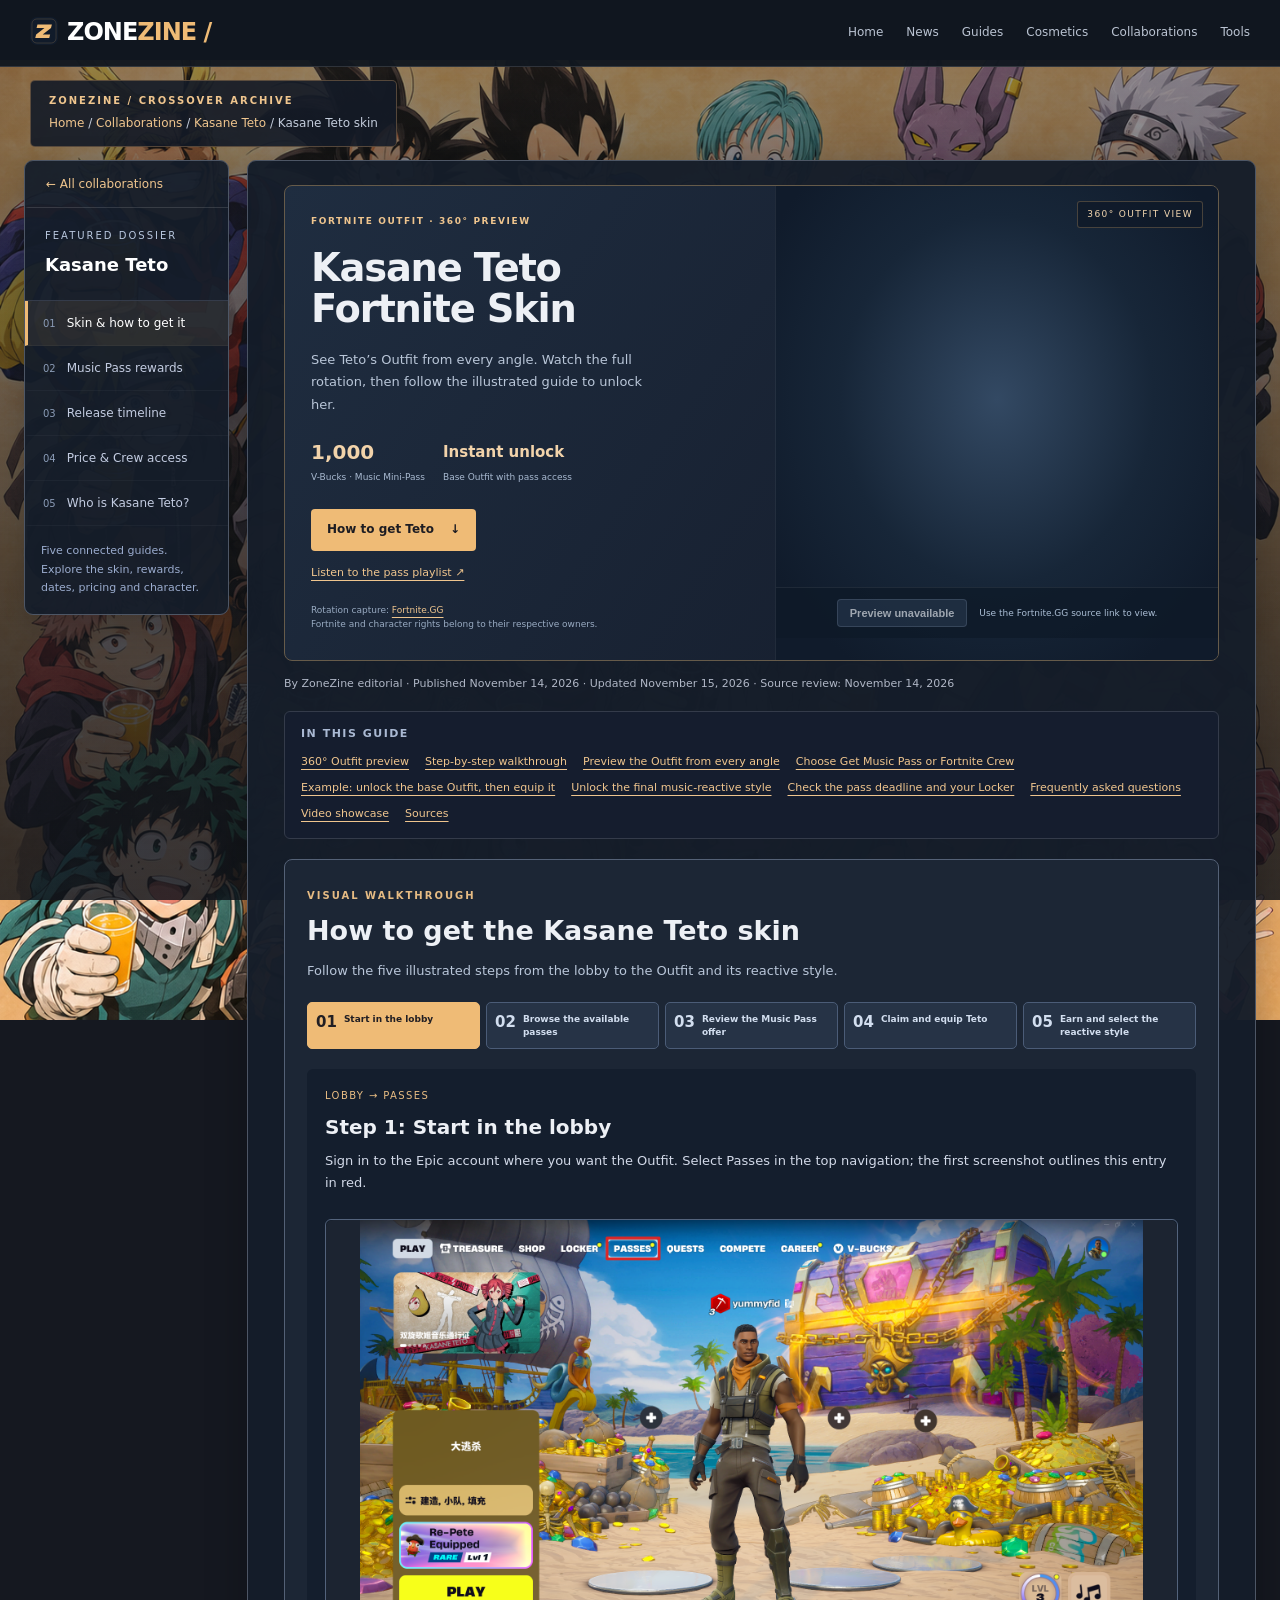
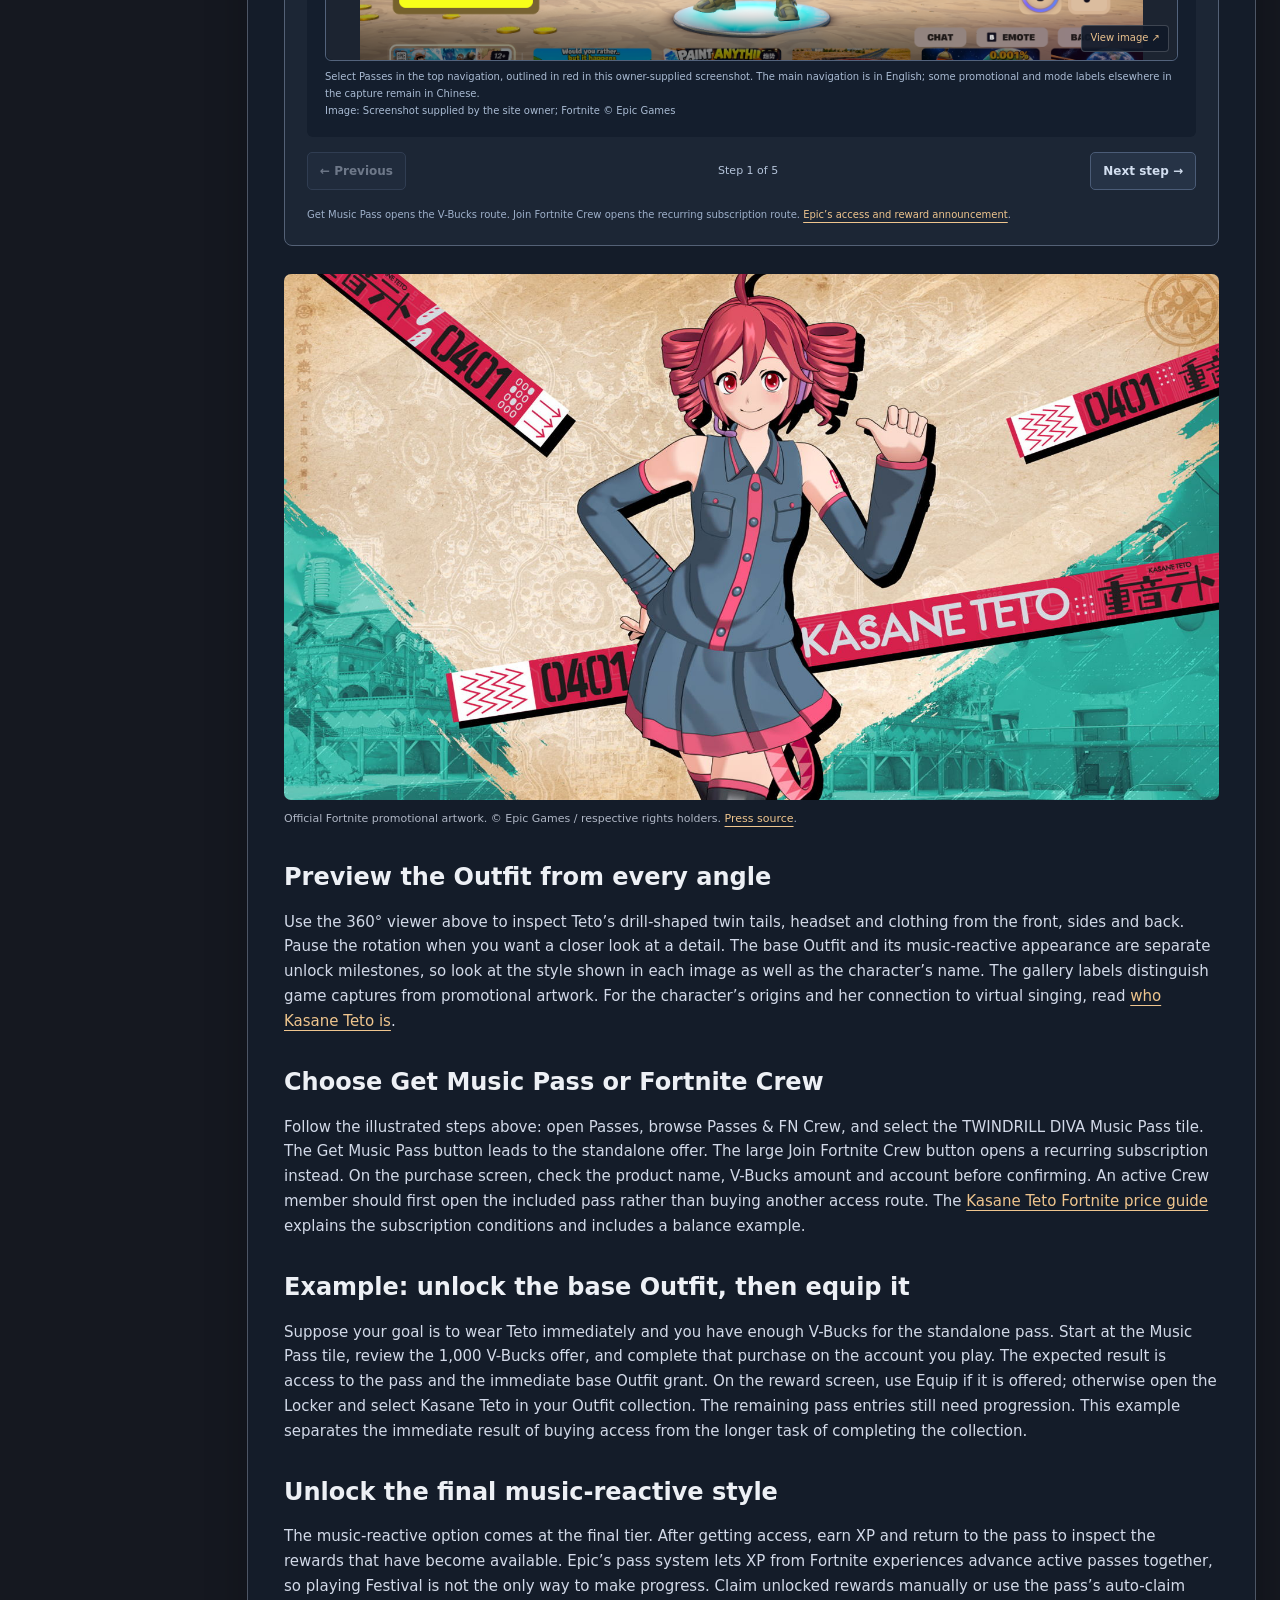
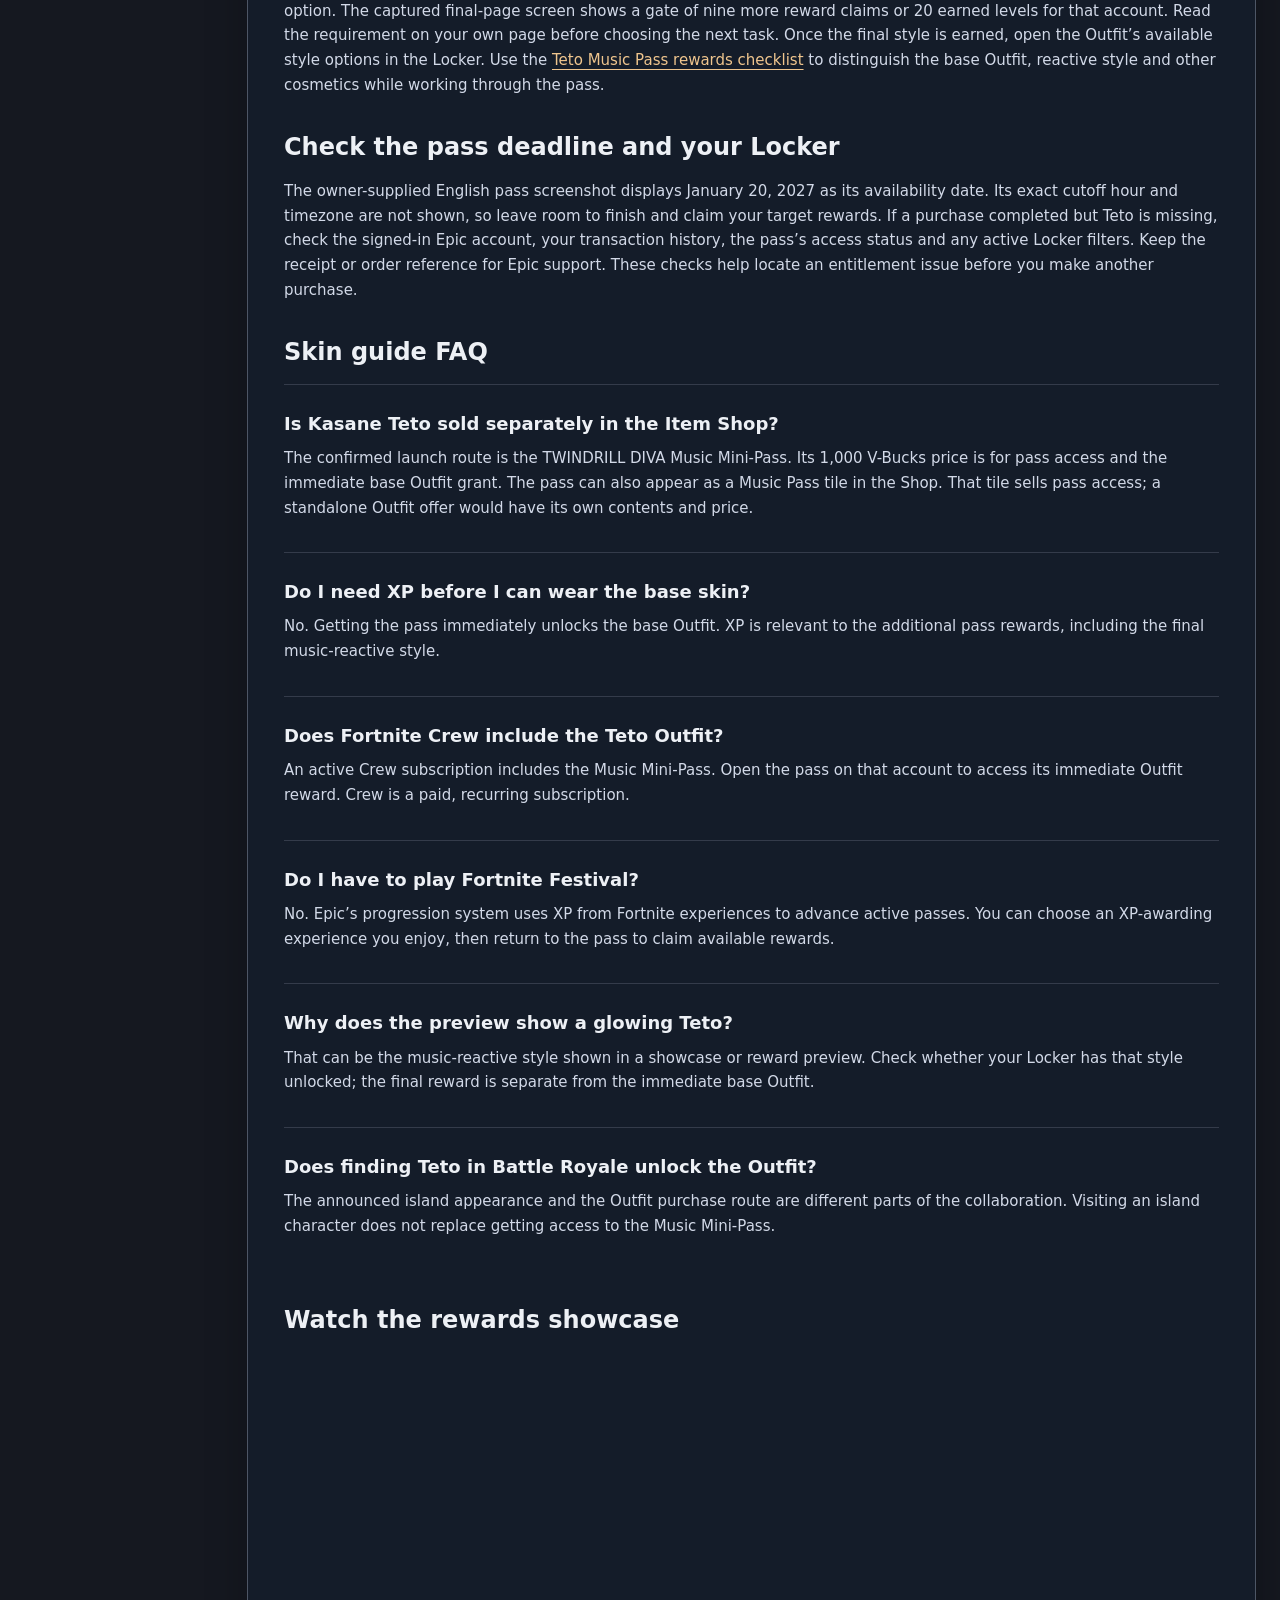
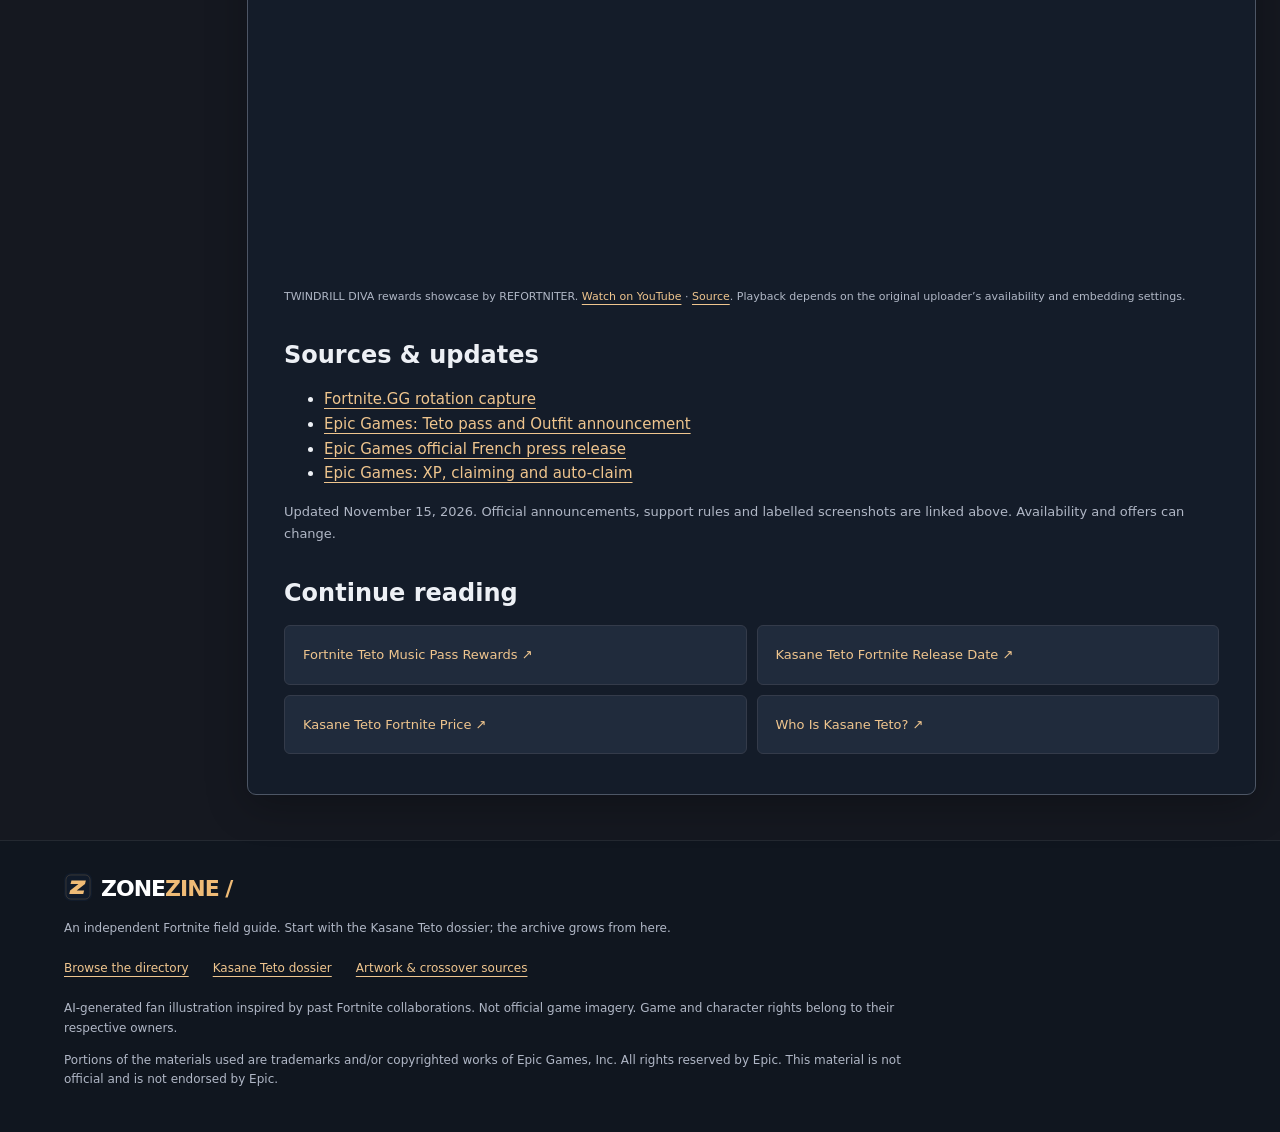
<file: kasane-teto-fortnite-skin.html>
<!doctype html><html lang="en"><head><meta charset="utf-8"><meta name="viewport" content="width=device-width,initial-scale=1"><title>Kasane Teto Fortnite Skin: How to Get &amp; Styles - ZoneZine</title><meta name="description" content="See the Kasane Teto Fortnite skin in 360°, follow the illustrated unlock steps and learn how to earn her reactive style."><link rel="canonical" href="https://zonezine.org/kasane-teto-fortnite-skin"><meta property="og:type" content="article"><meta property="og:title" content="Kasane Teto Fortnite Skin - Outfit Guide - ZoneZine"><meta property="og:description" content="See the Kasane Teto Fortnite skin in 360°, follow the illustrated unlock steps and learn how to earn her reactive style."><meta property="og:url" content="https://zonezine.org/kasane-teto-fortnite-skin"><meta property="og:image" content="https://zonezine.org/assets/teto-official.jpg"><meta name="twitter:card" content="summary_large_image"><link rel="stylesheet" href="/style.css"><link rel="stylesheet" href="/portal.css"><script type="application/ld+json">{"@context":"https://schema.org","@type":"Article","headline":"Kasane Teto Fortnite Skin","description":"See the Kasane Teto Fortnite skin in 360°, follow the illustrated unlock steps and learn how to earn her reactive style.","datePublished":"2026-11-14","dateModified":"2026-11-15","inLanguage":"en","author":{"@type":"Organization","name":"ZoneZine"},"publisher":{"@type":"Organization","name":"ZoneZine"},"mainEntityOfPage":"https://zonezine.org/kasane-teto-fortnite-skin","image":"https://zonezine.org/assets/teto-official.jpg"}</script><link rel="stylesheet" href="/guide-interactions.css"><script src="/guide-interactions.js" defer></script><link rel="stylesheet" href="/skin-rotation.css"><script src="/skin-rotation.js" defer></script><script type="application/ld+json" id="breadcrumb-schema">{"@context":"https://schema.org","@type":"BreadcrumbList","itemListElement":[{"@type":"ListItem","position":1,"name":"Home","item":"https://zonezine.org/"},{"@type":"ListItem","position":2,"name":"Collaborations","item":"https://zonezine.org/#collaborations"},{"@type":"ListItem","position":3,"name":"Kasane Teto","item":"https://zonezine.org/kasane-teto"},{"@type":"ListItem","position":4,"name":"Kasane Teto skin","item":"https://zonezine.org/kasane-teto-fortnite-skin"}]}</script><!-- ZoneZine site identity --><link rel="icon" href="/favicon.ico" sizes="16x16 32x32 48x48"><link rel="icon" type="image/svg+xml" href="/assets/brand/zonezine-mark.svg"><link rel="icon" type="image/png" sizes="32x32" href="/assets/brand/icon-32.png"><link rel="apple-touch-icon" sizes="180x180" href="/assets/brand/icon-180.png"><link rel="manifest" href="/site.webmanifest"><meta name="theme-color" content="#111b2a"><style id="zonezine-brand-icon">.brand::before{content:"";display:inline-block;width:28px;height:28px;margin-right:9px;vertical-align:-5px;background:url("/assets/brand/zonezine-mark.svg") center/contain no-repeat}</style></head><body class="skin-page"><a class="skip" href="#article">Skip to guide</a><header><div class="bar"><a class="brand" href="/">ZONE<span>ZINE</span><span aria-hidden="true"> /</span></a><nav class="global-nav" aria-label="Main navigation"><a href="/">Home</a><a href="/#news">News</a><a href="/#guides">Guides</a><a href="/#cosmetics">Cosmetics</a><a href="/#collaborations">Collaborations</a><a href="/#tools">Tools</a></nav></div></header><section class="world-banner" aria-label="Breadcrumb"><div class="banner-copy"><p class="eyebrow">ZONEZINE / CROSSOVER ARCHIVE</p><p class="crumb"><a href="/">Home</a> / <a href="/#collaborations">Collaborations</a> / <a href="/kasane-teto">Kasane Teto</a> / Kasane Teto skin</p></div></section><div class="wiki-shell"><aside class="topic-nav" aria-label="Kasane Teto topic navigation"><a class="home-return" href="/#collaborations">← All collaborations</a><div class="nav-heading"><small>FEATURED DOSSIER</small><strong>Kasane Teto</strong></div><div class="topic-links"><a href="/kasane-teto-fortnite-skin" aria-current="page"><span class="nav-number">01</span>Skin & how to get it</a><a href="/kasane-teto-fortnite-music-pass"><span class="nav-number">02</span>Music Pass rewards</a><a href="/kasane-teto-fortnite-release-date"><span class="nav-number">03</span>Release timeline</a><a href="/kasane-teto-fortnite-price"><span class="nav-number">04</span>Price & Crew access</a><a href="/kasane-teto"><span class="nav-number">05</span>Who is Kasane Teto?</a></div><p class="nav-note">Five connected guides.<br>Explore the skin, rewards, dates, pricing and character.</p></aside><main><section class="skin-spotlight" id="skin-rotation" aria-label="Kasane Teto 360-degree Outfit preview"><div class="skin-spotlight-copy"><p class="eyebrow">FORTNITE OUTFIT · 360° PREVIEW</p><h1>Kasane Teto<br> Fortnite Skin</h1><p class="skin-spotlight-intro">See Teto’s Outfit from every angle. Watch the full rotation, then follow the illustrated guide to unlock her.</p><div class="skin-quick-facts"><div><strong>1,000</strong><span>V-Bucks · Music Mini-Pass</span></div><div><strong>Instant unlock</strong><span>Base Outfit with pass access</span></div></div><div class="skin-spotlight-links"><a class="action" href="#visual-walkthrough">How to get Teto <span aria-hidden="true">↓</span></a><a href="/kasane-teto-fortnite-music-pass#music-player">Listen to the pass playlist ↗</a></div><p class="skin-spotlight-credit">Rotation capture: <a href="https://fortnite.gg/cosmetics?id=25189">Fortnite.GG</a><br>Fortnite and character rights belong to their respective owners.</p></div><div class="rotation-stage"><span class="rotation-badge" aria-hidden="true">360° OUTFIT VIEW</span><video id="skin-rotation-video" class="skin-rotation-video" src="/assets/skin-rotation/kasane-teto-360.mp4" muted loop playsinline preload="auto" aria-label="Full rotation of the Kasane Teto Outfit"></video><div class="rotation-controls"><button type="button" id="rotation-toggle" disabled>Loading rotation…</button><span id="rotation-status" role="status" aria-live="polite">Loading the Outfit preview.</span></div><noscript><p><a href="/assets/skin-rotation/kasane-teto-360.mp4">Open the rotation video</a></p></noscript></div></section><p class="meta skin-review-meta">By ZoneZine editorial · Published <time datetime="2026-11-14">November 14, 2026</time> · Updated <time datetime="2026-11-15">November 15, 2026</time> · Source review: November 14, 2026</p><div class="layout"><article id="article"><section class="interactive-guide" id="visual-walkthrough"><div class="interactive-heading"><span>VISUAL WALKTHROUGH</span><h2>How to get the Kasane Teto skin</h2><p>Follow the five illustrated steps from the lobby to the Outfit and its reactive style.</p></div><div class="step-tabs" role="tablist" aria-label="Outfit unlock steps" data-step-controls hidden><button type="button" role="tab" id="step-tab-0" aria-controls="step-panel-0" aria-selected="true" tabindex="0" data-step="0"><b>01</b><span>Start in the lobby</span></button><button type="button" role="tab" id="step-tab-1" aria-controls="step-panel-1" aria-selected="false" tabindex="-1" data-step="1"><b>02</b><span>Browse the available passes</span></button><button type="button" role="tab" id="step-tab-2" aria-controls="step-panel-2" aria-selected="false" tabindex="-1" data-step="2"><b>03</b><span>Review the Music Pass offer</span></button><button type="button" role="tab" id="step-tab-3" aria-controls="step-panel-3" aria-selected="false" tabindex="-1" data-step="3"><b>04</b><span>Claim and equip Teto</span></button><button type="button" role="tab" id="step-tab-4" aria-controls="step-panel-4" aria-selected="false" tabindex="-1" data-step="4"><b>05</b><span>Earn and select the reactive style</span></button></div><section class="step-panel" id="step-panel-0" data-step-panel="0" aria-labelledby="step-heading-0"><p class="step-location">LOBBY → PASSES</p><h3 id="step-heading-0">Step 1: Start in the lobby</h3><p>Sign in to the Epic account where you want the Outfit. Select Passes in the top navigation; the first screenshot outlines this entry in red.</p><div class="guide-media" data-media-slot="skin-step-1" data-media-label="Step 1: Lobby and Passes menu"><figure><a class="media-preview-button" href="/assets/guide-media/owner-lobby-passes-updated.png" data-enlarge-image aria-label="Enlarge Fortnite lobby with the English Passes tab outlined in red"><img src="/assets/guide-media/owner-lobby-passes-updated.png" alt="Fortnite lobby with the English Passes tab outlined in red" width="1920" height="1080" loading="lazy" decoding="async"><span class="zoom-label">View image ↗</span></a><figcaption class="media-caption"><span>Select Passes in the top navigation, outlined in red in this owner-supplied screenshot. The main navigation is in English; some promotional and mode labels elsewhere in the capture remain in Chinese.</span><span>Image: Screenshot supplied by the site owner; Fortnite © Epic Games</span></figcaption></figure></div></section><section class="step-panel" id="step-panel-1" data-step-panel="1" aria-labelledby="step-heading-1"><p class="step-location">PASSES → PASSES & FN CREW</p><h3 id="step-heading-1">Step 2: Browse the available passes</h3><p>If the Passes area opens on Battle Pass, use the Passes & FN Crew entry near the bottom of that screen to browse other passes. The Battle Pass is separate from the Teto Music Mini-Pass.</p><div class="guide-media" data-media-slot="skin-step-2" data-media-label="Step 2: Browse the available passes"><figure><a class="media-preview-button" href="/assets/guide-media/owner-pass-selector-updated.png" data-enlarge-image aria-label="Enlarge Fortnite Battle Pass overview with the Passes and FN Crew entry at the bottom"><img src="/assets/guide-media/owner-pass-selector-updated.png" alt="Fortnite Battle Pass overview with the Passes and FN Crew entry at the bottom" width="1920" height="1080" loading="lazy" decoding="async"><span class="zoom-label">View image ↗</span></a><figcaption class="media-caption"><span>The Passes area can open on Battle Pass first. Select Passes &amp; FN Crew near the bottom to browse the other passes. This is the Battle Pass screen, not the Teto Music Pass; its December 4, 2026 end date does not apply to Teto’s pass.</span><span>Image: Screenshot supplied by the site owner; Fortnite © Epic Games</span></figcaption></figure></div></section><section class="step-panel" id="step-panel-2" data-step-panel="2" aria-labelledby="step-heading-2"><p class="step-location">MUSIC PASS → GET MUSIC PASS</p><h3 id="step-heading-2">Step 3: Review the Music Pass offer</h3><p>Select TWINDRILL DIVA, then choose Get Music Pass at the bottom right. Review the 1,000 V-Bucks offer and your account balance on the following confirmation screen. Join Fortnite Crew is a separate subscription option; existing active members can use their included access.</p><div class="guide-media" data-media-slot="skin-step-3" data-media-label="Step 3: Open the Teto Music Pass"><figure><a class="media-preview-button" href="/assets/guide-media/owner-teto-music-pass-updated.png" data-enlarge-image aria-label="Enlarge English TWINDRILL DIVA Music Pass overview with a Get Music Pass button at the bottom right"><img src="/assets/guide-media/owner-teto-music-pass-updated.png" alt="English TWINDRILL DIVA Music Pass overview with a Get Music Pass button at the bottom right" width="1920" height="1080" loading="lazy" decoding="async"><span class="zoom-label">View image ↗</span></a><figcaption class="media-caption"><span>Select the Music Pass tile, then choose Get Music Pass at the bottom right to review the standalone offer. The large yellow Join Fortnite Crew button opens a separate subscription route. Its HK$76 monthly display is a regional Crew price, not the V-Bucks pass checkout.</span><span>Image: Screenshot supplied by the site owner; Fortnite © Epic Games</span></figcaption></figure></div><div class="guide-media" data-media-slot="price-pass" data-media-label="V-Bucks purchase screen"><figure><a class="media-preview-button" href="/assets/guide-web/refortniter-teto-pass-1000-vbucks.jpg" data-enlarge-image aria-label="Enlarge Fortnite Shop showing the Kasane Teto Music Pass offer priced at 1,000 V-Bucks"><img src="/assets/guide-web/refortniter-teto-pass-1000-vbucks.jpg" alt="Fortnite Shop showing the Kasane Teto Music Pass offer priced at 1,000 V-Bucks" width="1280" height="720" loading="lazy" decoding="async"><span class="zoom-label">View image ↗</span></a><figcaption class="media-caption"><span>The in-game Music Pass offer displays 1,000 V-Bucks. Frame from REFORTNITER’s rewards showcase at 0:03. This is the pass offer tile, rather than the final purchase confirmation screen.</span><span>Image: Video frame: REFORTNITER; Fortnite © Epic Games / respective rights holders</span><a href="https://www.youtube.com/watch?v=sAB0gyTq-TQ&amp;t=3s">Image source</a></figcaption></figure></div></section><section class="step-panel" id="step-panel-3" data-step-panel="3" aria-labelledby="step-heading-3"><p class="step-location">CLAIMED → EQUIP</p><h3 id="step-heading-3">Step 4: Claim and equip Teto</h3><p>Pass access immediately unlocks the base Kasane Teto Outfit. The reward screen can show Claimed and offer an Equip button; you can also select the owned Outfit in your Locker. This does not complete the remaining reward progression.</p><div class="guide-media" data-media-slot="skin-step-4" data-media-label="Step 4: Claim and equip the base Outfit"><figure><a class="media-preview-button" href="/assets/guide-web/destructoid-teto-music-pass.jpg" data-enlarge-image aria-label="Enlarge Fortnite Music Pass screen showing Kasane Teto marked Claimed with an Equip button"><img src="/assets/guide-web/destructoid-teto-music-pass.jpg" alt="Fortnite Music Pass screen showing Kasane Teto marked Claimed with an Equip button" width="1024" height="576" loading="lazy" decoding="async"><span class="zoom-label">View image ↗</span></a><figcaption class="media-caption"><span>The base Kasane Teto Outfit marked Claimed in the Music Pass. The Equip button is available on this reward screen; this image does not show the Locker menu.</span><span>Image: Screenshot by Kacee Fay / Destructoid; game by Epic Games</span><a href="https://www.destructoid.com/complete-fortnite-kasane-teto-twindrill-diva-music-pass-all-skins-songs-and-more/">Image source</a></figcaption></figure></div></section><section class="step-panel" id="step-panel-4" data-step-panel="4" aria-labelledby="step-heading-4"><p class="step-location">PASS PROGRESSION → FINAL REWARD</p><h3 id="step-heading-4">Step 5: Earn and select the reactive style</h3><p>Continue earning XP toward the final pass reward, claim the reactive style, then select the owned Outfit’s style options in your Locker. The screenshot shows Reactive On selected on the final reward page and the captured account’s remaining page-unlock condition.</p><div class="guide-media" data-media-slot="skin-step-5" data-media-label="Step 5: Unlock the reactive style"><figure><a class="media-preview-button" href="/assets/guide-web/stealthy-teto-reactive-reward-page3.jpg" data-enlarge-image aria-label="Enlarge Kasane Teto Reactive On selected as the final reward on Music Pass page three, with the locked-page condition visible"><img src="/assets/guide-web/stealthy-teto-reactive-reward-page3.jpg" alt="Kasane Teto Reactive On selected as the final reward on Music Pass page three, with the locked-page condition visible" width="1280" height="720" loading="lazy" decoding="async"><span class="zoom-label">View image ↗</span></a><figcaption class="media-caption"><span>Kasane Teto (Reactive On) is selected at the end of page 3. In this account’s captured state, the page says “Claim 9 more rewards OR earn 20 levels to unlock.” That message describes the page gate; it is not an already-claimed style. Frame from STEALTHY’s showcase at 2:12.</span><span>Image: Video frame: STEALTHY; Fortnite © Epic Games / respective rights holders</span><a href="https://www.youtube.com/watch?v=FMcV4_Yihb4&amp;t=132s">Image source</a></figcaption></figure></div></section><div class="step-controls" data-step-controls hidden><button type="button" id="step-prev" disabled>← Previous</button><span id="step-counter" aria-live="polite">Step 1 of 5</span><button type="button" id="step-next">Next step →</button></div><p class="interactive-note">Get Music Pass opens the V-Bucks route. Join Fortnite Crew opens the recurring subscription route. <a href="https://www.fortnite.com/news/kasane-teto-headlines-the-next-fortnite-music-pass">Epic’s access and reward announcement</a>.</p></section><script type="application/json" id="guide-page-data">{"steps":[{"title":"Start in the lobby","location":"LOBBY → PASSES","text":"Sign in to the Epic account where you want the Outfit. Select Passes in the top navigation; the first screenshot outlines this entry in red.","hint":"Capture the lobby with the Passes entry visible. Highlight that entry in your own screenshot."},{"title":"Browse the available passes","location":"PASSES → PASSES & FN CREW","text":"If the Passes area opens on Battle Pass, use the Passes & FN Crew entry near the bottom of that screen to browse other passes. The Battle Pass is separate from the Teto Music Mini-Pass.","hint":"Capture the Battle Pass overview with the Passes & FN Crew entry visible."},{"title":"Review the Music Pass offer","location":"MUSIC PASS → GET MUSIC PASS","text":"Select TWINDRILL DIVA, then choose Get Music Pass at the bottom right. Review the 1,000 V-Bucks offer and your account balance on the following confirmation screen. Join Fortnite Crew is a separate subscription option; existing active members can use their included access.","hint":"Capture the Teto Music Pass with Get Music Pass visible, or its following access confirmation."},{"title":"Claim and equip Teto","location":"CLAIMED → EQUIP","text":"Pass access immediately unlocks the base Kasane Teto Outfit. The reward screen can show Claimed and offer an Equip button; you can also select the owned Outfit in your Locker. This does not complete the remaining reward progression.","hint":"Capture the Teto reward marked Claimed with Equip available, or the owned Outfit in the Locker."},{"title":"Earn and select the reactive style","location":"PASS PROGRESSION → FINAL REWARD","text":"Continue earning XP toward the final pass reward, claim the reactive style, then select the owned Outfit’s style options in your Locker. The screenshot shows Reactive On selected on the final reward page and the captured account’s remaining page-unlock condition.","hint":"Capture the final reactive-style reward or its earned style option. Label whether your screenshot shows a preview or an owned reward."}],"milestones":[["release-announce","11 NOV 2026","Announcement","Epic published the Teto Music Mini-Pass announcement on November 11, 2026, detailing the pass price, instant Outfit unlock and headline rewards."],["release-pass","12 NOV 2026","Pass launch","The Music Mini-Pass launched on November 12, 2026. Epic’s French press release described it as available that day."],["release-island","15 NOV 2026","Island appearance","Epic scheduled Teto and Cap’n Hatsune Miku’s appearance at Friendship Villa for November 15, separately from the pass launch. The announcement gives a calendar date without an exact arrival hour."],["skin-step-3","20 JAN 2027","Displayed pass deadline","The owner-supplied English Music Pass screen displays Available through JAN 20 2027. This is the date shown in that capture; an exact end hour and timezone are not specified."]],"profileViews":[["profile-character","Character reference","The original character identity","Teto began as an April Fools’ character in 2008. Her red drill-shaped twin tails and bread motif are recognisable across her reference designs and game adaptation."],["profile-voice","Voice & music","The virtual singer","UTAU and Synthesizer V are singing-voice products associated with Teto; VOICEPEAK is a separate speaking-voice product. Songwriters and producers use her voice to create their own music."],["profile-fortnite","In Fortnite","The Fortnite Outfit","Official Fortnite promotional art shows the game adaptation. The Music Mini-Pass grants the base Outfit immediately and offers a reactive style as its final reward."]],"media":[{"id":"skin-step-1","page":"kasane-teto-fortnite-skin","label":"Step 1: Lobby and Passes menu","hint":"Capture the lobby with the Passes menu visible. You can highlight where to click in your own screenshot.","src":"/assets/guide-media/owner-lobby-passes-updated.png","alt":"Fortnite lobby with the English Passes tab outlined in red","caption":"Select Passes in the top navigation, outlined in red in this owner-supplied screenshot. The main navigation is in English; some promotional and mode labels elsewhere in the capture remain in Chinese.","credit":"Screenshot supplied by the site owner; Fortnite © Epic Games","sourceUrl":"","kind":"screenshot"},{"id":"skin-step-2","page":"kasane-teto-fortnite-skin","label":"Step 2: Browse the available passes","hint":"Capture the Battle Pass page with the Passes & FN Crew entry visible.","src":"/assets/guide-media/owner-pass-selector-updated.png","alt":"Fortnite Battle Pass overview with the Passes and FN Crew entry at the bottom","caption":"The Passes area can open on Battle Pass first. Select Passes & FN Crew near the bottom to browse the other passes. This is the Battle Pass screen, not the Teto Music Pass; its December 4, 2026 end date does not apply to Teto’s pass.","credit":"Screenshot supplied by the site owner; Fortnite © Epic Games","sourceUrl":"","kind":"screenshot"},{"id":"skin-step-3","page":"kasane-teto-fortnite-skin","label":"Step 3: Open the Teto Music Pass","hint":"Capture the Teto Music Pass and its Get Music Pass button, or the following price confirmation. Leave out personal and payment details.","src":"/assets/guide-media/owner-teto-music-pass-updated.png","alt":"English TWINDRILL DIVA Music Pass overview with a Get Music Pass button at the bottom right","caption":"Select the Music Pass tile, then choose Get Music Pass at the bottom right to review the standalone offer. The large yellow Join Fortnite Crew button opens a separate subscription route. Its HK$76 monthly display is a regional Crew price, not the V-Bucks pass checkout.","credit":"Screenshot supplied by the site owner; Fortnite © Epic Games","sourceUrl":"","kind":"screenshot"},{"id":"skin-step-4","page":"kasane-teto-fortnite-skin","label":"Step 4: Claim and equip the base Outfit","hint":"Capture the Teto reward marked Claimed with Equip available, or the owned Outfit in your Locker.","src":"/assets/guide-web/destructoid-teto-music-pass.jpg","alt":"Fortnite Music Pass screen showing Kasane Teto marked Claimed with an Equip button","caption":"The base Kasane Teto Outfit marked Claimed in the Music Pass. The Equip button is available on this reward screen; this image does not show the Locker menu.","credit":"Screenshot by Kacee Fay / Destructoid; game by Epic Games","sourceUrl":"https://www.destructoid.com/complete-fortnite-kasane-teto-twindrill-diva-music-pass-all-skins-songs-and-more/","kind":"screenshot"},{"id":"skin-step-5","page":"kasane-teto-fortnite-skin","label":"Step 5: Unlock the reactive style","hint":"Capture the final reactive-style reward or the unlocked style. State in the caption whether it is a preview or an owned reward.","src":"/assets/guide-web/stealthy-teto-reactive-reward-page3.jpg","alt":"Kasane Teto Reactive On selected as the final reward on Music Pass page three, with the locked-page condition visible","caption":"Kasane Teto (Reactive On) is selected at the end of page 3. In this account’s captured state, the page says “Claim 9 more rewards OR earn 20 levels to unlock.” That message describes the page gate; it is not an already-claimed style. Frame from STEALTHY’s showcase at 2:12.","credit":"Video frame: STEALTHY; Fortnite © Epic Games / respective rights holders","sourceUrl":"https://www.youtube.com/watch?v=FMcV4_Yihb4&t=132s","kind":"screenshot","width":1280,"height":720},{"id":"price-pass","page":"kasane-teto-fortnite-price","label":"V-Bucks purchase screen","hint":"Show the pass price and contents without personal or payment details.","src":"/assets/guide-web/refortniter-teto-pass-1000-vbucks.jpg","alt":"Fortnite Shop showing the Kasane Teto Music Pass offer priced at 1,000 V-Bucks","caption":"The in-game Music Pass offer displays 1,000 V-Bucks. Frame from REFORTNITER’s rewards showcase at 0:03. This is the pass offer tile, rather than the final purchase confirmation screen.","credit":"Video frame: REFORTNITER; Fortnite © Epic Games / respective rights holders","sourceUrl":"https://www.youtube.com/watch?v=sAB0gyTq-TQ&t=3s","kind":"screenshot","width":1280,"height":720}]}</script><figure><img src="/assets/teto-official.jpg" width="1600" height="900" alt="Official Epic Games promotional artwork for the Kasane Teto Outfit in Fortnite" loading="lazy" decoding="async"><figcaption>Official Fortnite promotional artwork. © Epic Games / respective rights holders. <a href="https://epic-games-france.prezly.com/kasane-teto-est-la-tete-daffiche-du-prochain-passe-musique-de-fortnite">Press source</a>.</figcaption></figure><section id="section-0"><h2>Preview the Outfit from every angle</h2><p>Use the 360° viewer above to inspect Teto’s drill-shaped twin tails, headset and clothing from the front, sides and back. Pause the rotation when you want a closer look at a detail. The base Outfit and its music-reactive appearance are separate unlock milestones, so look at the style shown in each image as well as the character’s name. The gallery labels distinguish game captures from promotional artwork. For the character’s origins and her connection to virtual singing, read <a href="/kasane-teto">who Kasane Teto is</a>.</p></section><section id="section-1"><h2>Choose Get Music Pass or Fortnite Crew</h2><p>Follow the illustrated steps above: open Passes, browse Passes &amp; FN Crew, and select the TWINDRILL DIVA Music Pass tile. The Get Music Pass button leads to the standalone offer. The large Join Fortnite Crew button opens a recurring subscription instead. On the purchase screen, check the product name, V-Bucks amount and account before confirming. An active Crew member should first open the included pass rather than buying another access route. The <a href="/kasane-teto-fortnite-price">Kasane Teto Fortnite price guide</a> explains the subscription conditions and includes a balance example.</p></section><section id="section-2"><h2>Example: unlock the base Outfit, then equip it</h2><p>Suppose your goal is to wear Teto immediately and you have enough V-Bucks for the standalone pass. Start at the Music Pass tile, review the 1,000 V-Bucks offer, and complete that purchase on the account you play. The expected result is access to the pass and the immediate base Outfit grant. On the reward screen, use Equip if it is offered; otherwise open the Locker and select Kasane Teto in your Outfit collection. The remaining pass entries still need progression. This example separates the immediate result of buying access from the longer task of completing the collection.</p></section><section id="section-3"><h2>Unlock the final music-reactive style</h2><p>The music-reactive option comes at the final tier. After getting access, earn XP and return to the pass to inspect the rewards that have become available. Epic’s pass system lets XP from Fortnite experiences advance active passes together, so playing Festival is not the only way to make progress. Claim unlocked rewards manually or use the pass’s auto-claim option. The captured final-page screen shows a gate of nine more reward claims or 20 earned levels for that account. Read the requirement on your own page before choosing the next task. Once the final style is earned, open the Outfit’s available style options in the Locker. Use the <a href="/kasane-teto-fortnite-music-pass">Teto Music Pass rewards checklist</a> to distinguish the base Outfit, reactive style and other cosmetics while working through the pass.</p></section><section id="section-4"><h2>Check the pass deadline and your Locker</h2><p>The owner-supplied English pass screenshot displays January 20, 2027 as its availability date. Its exact cutoff hour and timezone are not shown, so leave room to finish and claim your target rewards. If a purchase completed but Teto is missing, check the signed-in Epic account, your transaction history, the pass’s access status and any active Locker filters. Keep the receipt or order reference for Epic support. These checks help locate an entitlement issue before you make another purchase.</p></section><section class="guide-faq" id="faq"><h2>Skin guide FAQ</h2><div class="faq-item"><h3>Is Kasane Teto sold separately in the Item Shop?</h3><p>The confirmed launch route is the TWINDRILL DIVA Music Mini-Pass. Its 1,000 V-Bucks price is for pass access and the immediate base Outfit grant. The pass can also appear as a Music Pass tile in the Shop. That tile sells pass access; a standalone Outfit offer would have its own contents and price.</p></div><div class="faq-item"><h3>Do I need XP before I can wear the base skin?</h3><p>No. Getting the pass immediately unlocks the base Outfit. XP is relevant to the additional pass rewards, including the final music-reactive style.</p></div><div class="faq-item"><h3>Does Fortnite Crew include the Teto Outfit?</h3><p>An active Crew subscription includes the Music Mini-Pass. Open the pass on that account to access its immediate Outfit reward. Crew is a paid, recurring subscription.</p></div><div class="faq-item"><h3>Do I have to play Fortnite Festival?</h3><p>No. Epic’s progression system uses XP from Fortnite experiences to advance active passes. You can choose an XP-awarding experience you enjoy, then return to the pass to claim available rewards.</p></div><div class="faq-item"><h3>Why does the preview show a glowing Teto?</h3><p>That can be the music-reactive style shown in a showcase or reward preview. Check whether your Locker has that style unlocked; the final reward is separate from the immediate base Outfit.</p></div><div class="faq-item"><h3>Does finding Teto in Battle Royale unlock the Outfit?</h3><p>The announced island appearance and the Outfit purchase route are different parts of the collaboration. Visiting an island character does not replace getting access to the Music Mini-Pass.</p></div></section><section id="watch"><h2>Watch the rewards showcase</h2><figure><iframe src="https://www.youtube-nocookie.com/embed/sAB0gyTq-TQ?hl=en" title="TWINDRILL DIVA rewards showcase by REFORTNITER." loading="lazy" allow="encrypted-media; picture-in-picture" allowfullscreen referrerpolicy="strict-origin-when-cross-origin"></iframe><figcaption>TWINDRILL DIVA rewards showcase by REFORTNITER. <a href="https://www.youtube.com/watch?v=sAB0gyTq-TQ">Watch on YouTube</a> · <a href="https://fortnite.video/en/video/kasane-teto-fortnite-music-pass-all-rewards-showcase">Source</a>. Playback depends on the original uploader’s availability and embedding settings.</figcaption></figure></section><section id="sources"><h2>Sources & updates</h2><ul><li><a href="https://fortnite.gg/cosmetics?id=25189">Fortnite.GG rotation capture</a></li><li><a href="https://www.fortnite.com/news/kasane-teto-headlines-the-next-fortnite-music-pass">Epic Games: Teto pass and Outfit announcement</a></li><li><a href="https://epic-games-france.prezly.com/kasane-teto-est-la-tete-daffiche-du-prochain-passe-musique-de-fortnite">Epic Games official French press release</a></li><li><a href="https://www.epicgames.com/help/c-34254770/c-33726977/a19736825?lang=en-US">Epic Games: XP, claiming and auto-claim</a></li></ul><p class="small">Updated November 15, 2026. Official announcements, support rules and labelled screenshots are linked above. Availability and offers can change.</p></section><section><h2>Continue reading</h2><div class="related"><a href="/kasane-teto-fortnite-music-pass">Fortnite Teto Music Pass Rewards ↗</a><a href="/kasane-teto-fortnite-release-date">Kasane Teto Fortnite Release Date ↗</a><a href="/kasane-teto-fortnite-price">Kasane Teto Fortnite Price ↗</a><a href="/kasane-teto">Who Is Kasane Teto? ↗</a></div></section></article><aside aria-label="On this page"><strong>In this guide</strong><a href="#skin-rotation">360° Outfit preview</a><a href="#visual-walkthrough">Step-by-step walkthrough</a><a href="#section-0">Preview the Outfit from every angle</a><a href="#section-1">Choose Get Music Pass or Fortnite Crew</a><a href="#section-2">Example: unlock the base Outfit, then equip it</a><a href="#section-3">Unlock the final music-reactive style</a><a href="#section-4">Check the pass deadline and your Locker</a><a href="#faq">Frequently asked questions</a><a href="#watch">Video showcase</a><a href="#sources">Sources</a></aside></div></main></div><footer class="portal-footer"><div><a class="brand" href="/">ZONE<span>ZINE</span><span aria-hidden="true"> /</span></a><p>An independent Fortnite field guide. Start with the Kasane Teto dossier; the archive grows from here.</p><div class="footer-links"><a href="/#directory">Browse the directory</a><a href="/kasane-teto">Kasane Teto dossier</a><a href="/assets/crossover-sources.txt">Artwork & crossover sources</a></div><p>AI-generated fan illustration inspired by past Fortnite collaborations. Not official game imagery. Game and character rights belong to their respective owners.</p><p>Portions of the materials used are trademarks and/or copyrighted works of Epic Games, Inc. All rights reserved by Epic. This material is not official and is not endorsed by Epic.</p></div></footer></body></html>
</file>
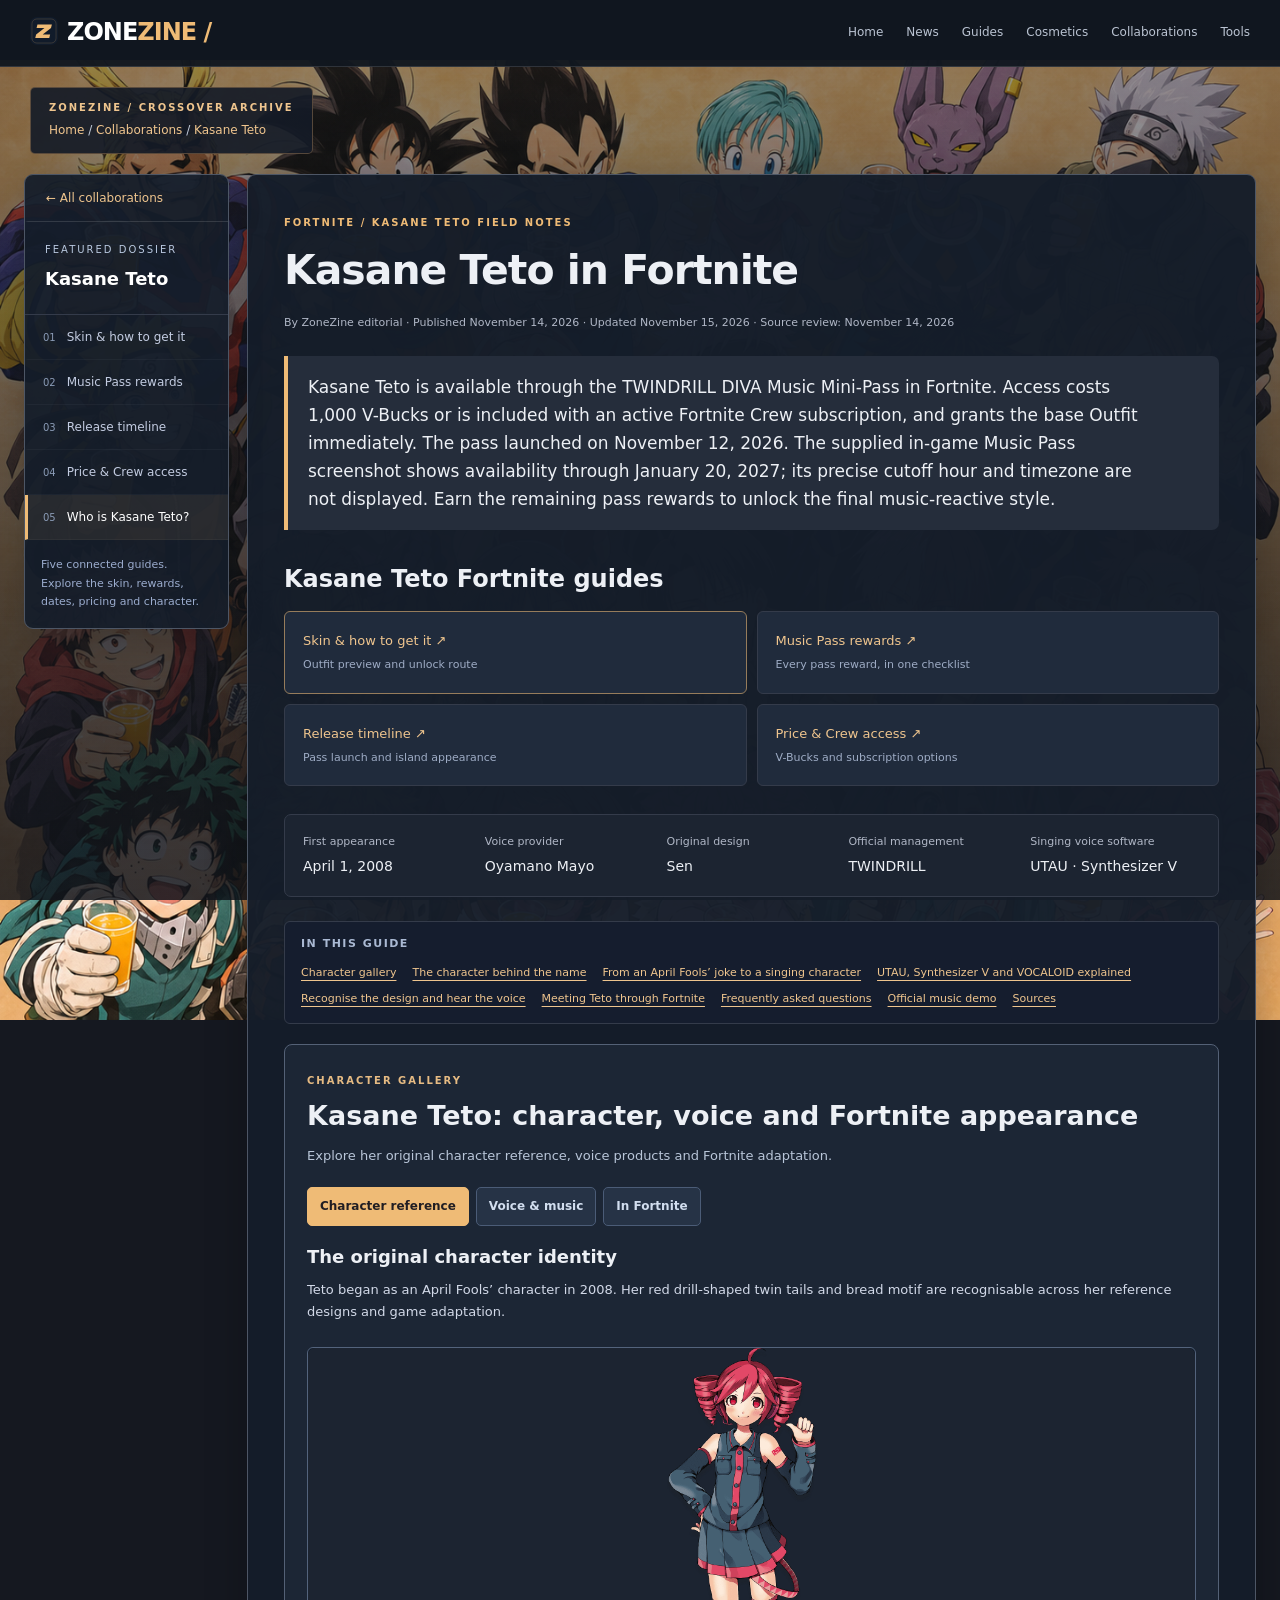
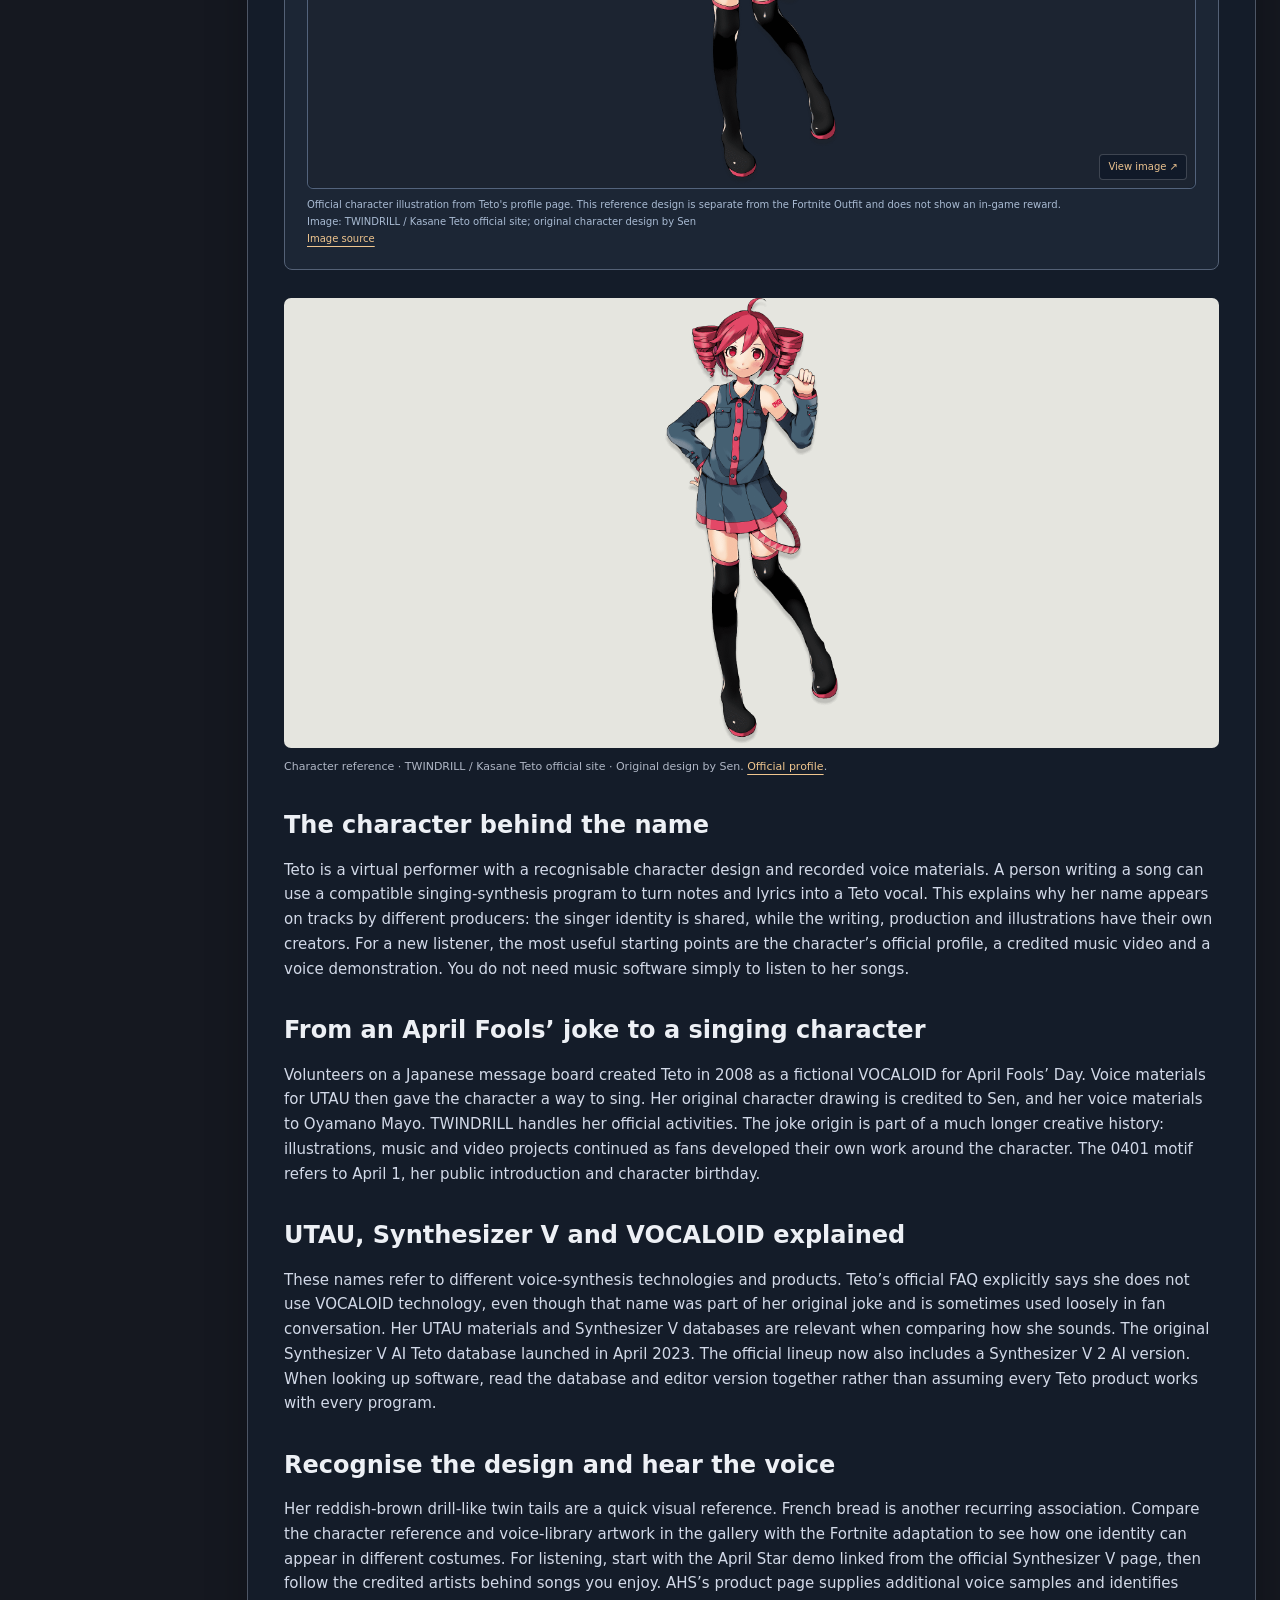
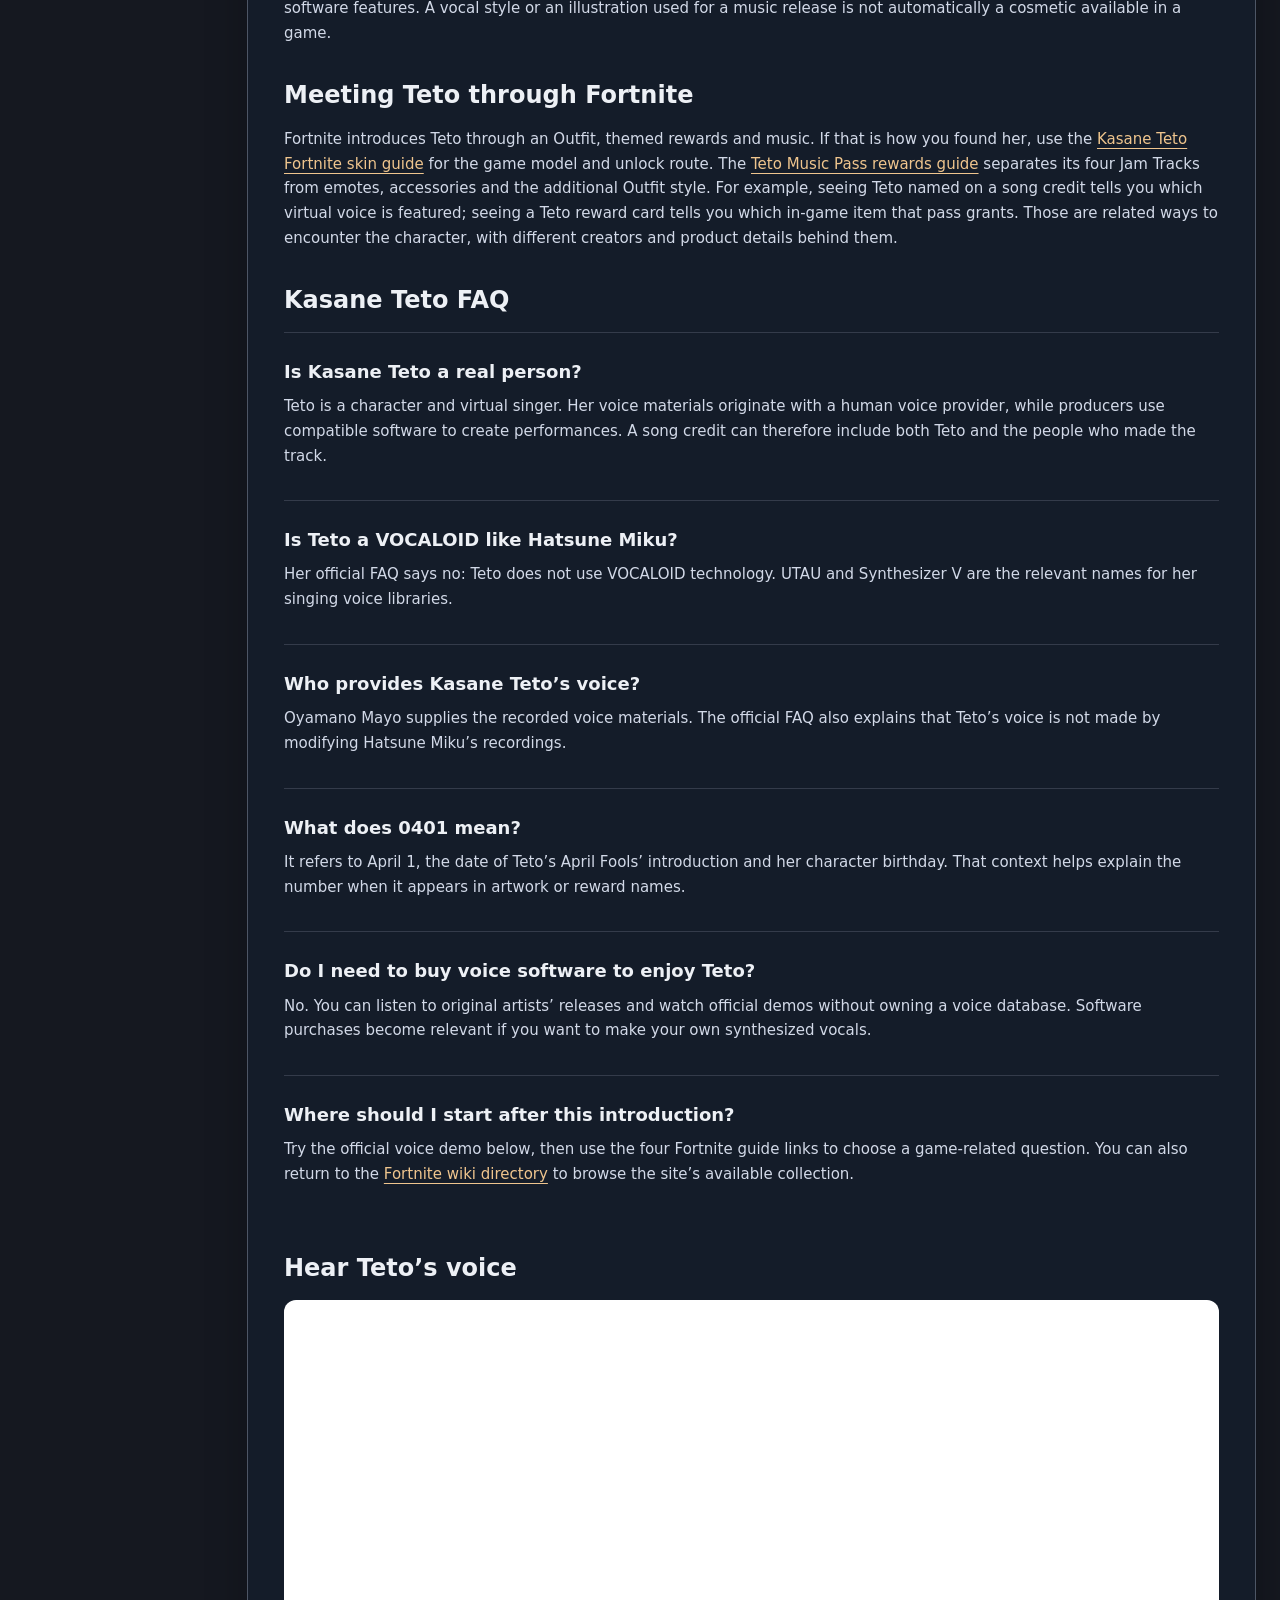
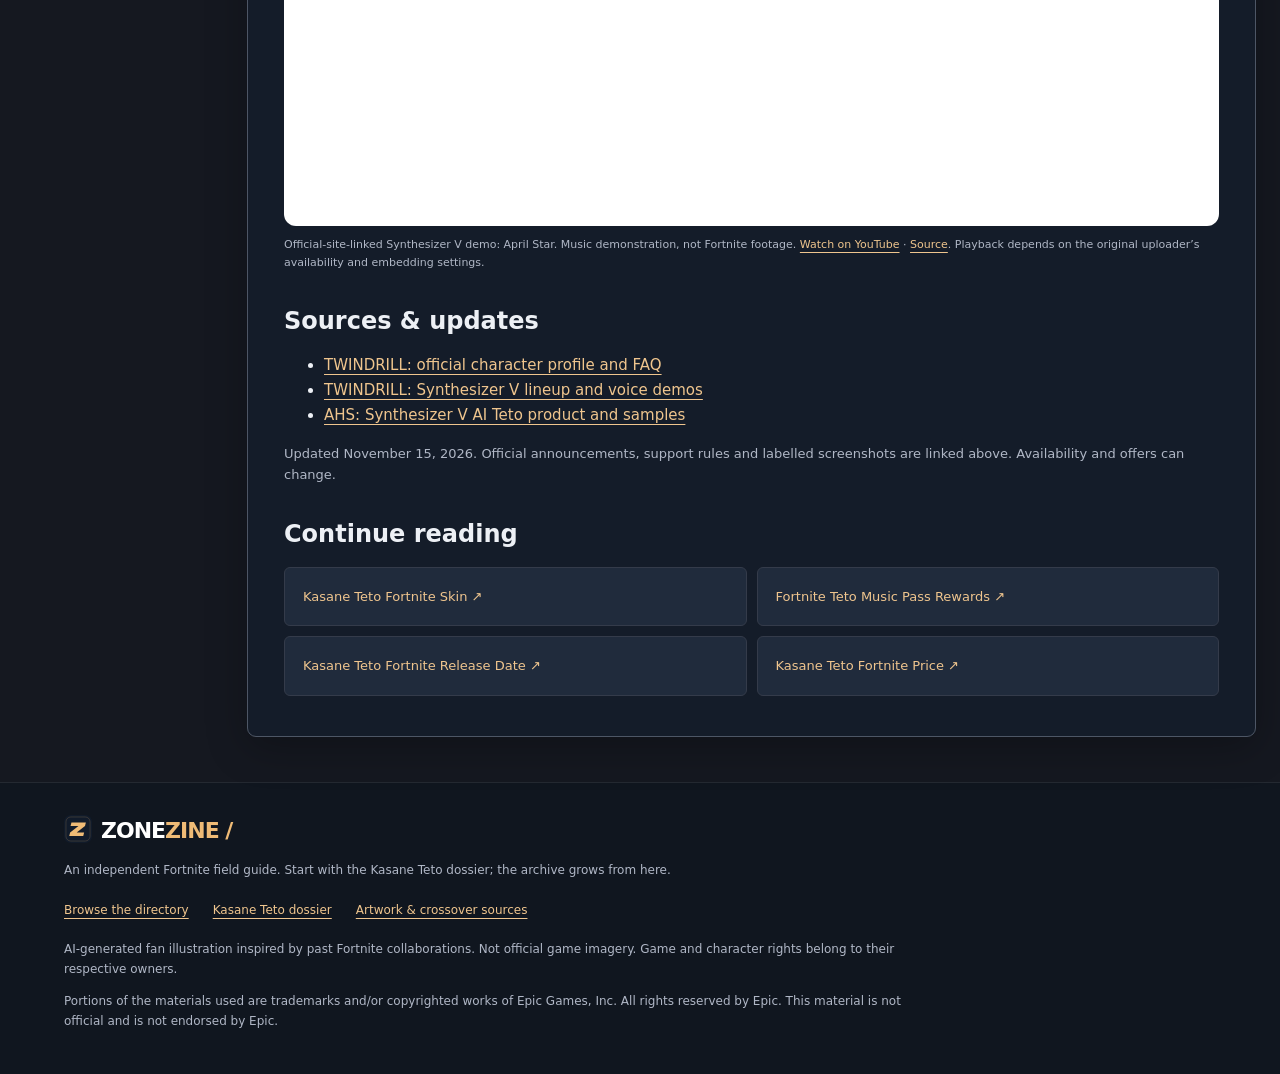
<file: kasane-teto.html>
<!doctype html><html lang="en"><head><meta charset="utf-8"><meta name="viewport" content="width=device-width,initial-scale=1"><title>Kasane Teto in Fortnite: Skin, Music Pass, Price &amp; Dates - ZoneZine</title><meta name="description" content="Meet Kasane Teto: her April Fools’ origin, voice provider and UTAU and Synthesizer V history, plus her Fortnite crossover."><link rel="canonical" href="https://zonezine.org/kasane-teto"><meta property="og:type" content="article"><meta property="og:title" content="Kasane Teto - Character Guide for Fortnite - ZoneZine"><meta property="og:description" content="Meet Kasane Teto: her April Fools’ origin, voice provider and UTAU and Synthesizer V history, plus her Fortnite crossover."><meta property="og:url" content="https://zonezine.org/kasane-teto"><meta property="og:image" content="https://zonezine.org/assets/teto-official.jpg"><meta name="twitter:card" content="summary_large_image"><link rel="stylesheet" href="/style.css"><link rel="stylesheet" href="/portal.css"><script type="application/ld+json">{"@context":"https://schema.org","@type":"Article","headline":"Who Is Kasane Teto?","description":"Meet Kasane Teto: her April Fools’ origin, voice provider and UTAU and Synthesizer V history, plus her Fortnite crossover.","datePublished":"2026-11-14","dateModified":"2026-11-15","inLanguage":"en","author":{"@type":"Organization","name":"ZoneZine"},"publisher":{"@type":"Organization","name":"ZoneZine"},"mainEntityOfPage":"https://zonezine.org/kasane-teto","image":"https://zonezine.org/assets/teto-official.jpg"}</script><link rel="stylesheet" href="/guide-interactions.css"><script src="/guide-interactions.js" defer></script><script type="application/ld+json" id="breadcrumb-schema">{"@context":"https://schema.org","@type":"BreadcrumbList","itemListElement":[{"@type":"ListItem","position":1,"name":"Home","item":"https://zonezine.org/"},{"@type":"ListItem","position":2,"name":"Collaborations","item":"https://zonezine.org/#collaborations"},{"@type":"ListItem","position":3,"name":"Kasane Teto","item":"https://zonezine.org/kasane-teto"}]}</script><!-- ZoneZine site identity --><link rel="icon" href="/favicon.ico" sizes="16x16 32x32 48x48"><link rel="icon" type="image/svg+xml" href="/assets/brand/zonezine-mark.svg"><link rel="icon" type="image/png" sizes="32x32" href="/assets/brand/icon-32.png"><link rel="apple-touch-icon" sizes="180x180" href="/assets/brand/icon-180.png"><link rel="manifest" href="/site.webmanifest"><meta name="theme-color" content="#111b2a"><style id="zonezine-brand-icon">.brand::before{content:"";display:inline-block;width:28px;height:28px;margin-right:9px;vertical-align:-5px;background:url("/assets/brand/zonezine-mark.svg") center/contain no-repeat}</style></head><body><a class="skip" href="#article">Skip to guide</a><header><div class="bar"><a class="brand" href="/">ZONE<span>ZINE</span><span aria-hidden="true"> /</span></a><nav class="global-nav" aria-label="Main navigation"><a href="/">Home</a><a href="/#news">News</a><a href="/#guides">Guides</a><a href="/#cosmetics">Cosmetics</a><a href="/#collaborations">Collaborations</a><a href="/#tools">Tools</a></nav></div></header><section class="world-banner" aria-label="Breadcrumb"><div class="banner-copy"><p class="eyebrow">ZONEZINE / CROSSOVER ARCHIVE</p><p class="crumb"><a href="/">Home</a> / <a href="/#collaborations">Collaborations</a> / <a href="/kasane-teto">Kasane Teto</a></p></div></section><div class="wiki-shell"><aside class="topic-nav" aria-label="Kasane Teto topic navigation"><a class="home-return" href="/#collaborations">← All collaborations</a><div class="nav-heading"><small>FEATURED DOSSIER</small><strong>Kasane Teto</strong></div><div class="topic-links"><a href="/kasane-teto-fortnite-skin"><span class="nav-number">01</span>Skin & how to get it</a><a href="/kasane-teto-fortnite-music-pass"><span class="nav-number">02</span>Music Pass rewards</a><a href="/kasane-teto-fortnite-release-date"><span class="nav-number">03</span>Release timeline</a><a href="/kasane-teto-fortnite-price"><span class="nav-number">04</span>Price & Crew access</a><a href="/kasane-teto" aria-current="page"><span class="nav-number">05</span>Who is Kasane Teto?</a></div><p class="nav-note">Five connected guides.<br>Explore the skin, rewards, dates, pricing and character.</p></aside><main><p class="eyebrow">Fortnite / Kasane Teto field notes</p><h1>Kasane Teto in Fortnite</h1><p class="meta">By ZoneZine editorial · Published <time datetime="2026-11-14">November 14, 2026</time> · Updated <time datetime="2026-11-15">November 15, 2026</time> · Source review: November 14, 2026</p><div class="answer"><p class="lead">Kasane Teto is available through the TWINDRILL DIVA Music Mini-Pass in Fortnite. Access costs 1,000 V-Bucks or is included with an active Fortnite Crew subscription, and grants the base Outfit immediately. The pass launched on November 12, 2026. The supplied in-game Music Pass screenshot shows availability through January 20, 2027; its precise cutoff hour and timezone are not displayed. Earn the remaining pass rewards to unlock the final music-reactive style.</p></div><section class="section-index" aria-label="Explore the Kasane Teto Fortnite dossier"><h2>Kasane Teto Fortnite guides</h2><div class="related"><a href="/kasane-teto-fortnite-skin">Skin & how to get it ↗<span>Outfit preview and unlock route</span></a><a href="/kasane-teto-fortnite-music-pass">Music Pass rewards ↗<span>Every pass reward, in one checklist</span></a><a href="/kasane-teto-fortnite-release-date">Release timeline ↗<span>Pass launch and island appearance</span></a><a href="/kasane-teto-fortnite-price">Price & Crew access ↗<span>V-Bucks and subscription options</span></a></div></section><dl class="character-facts" aria-label="Kasane Teto quick facts"><div><dt>First appearance</dt><dd>April 1, 2008</dd></div><div><dt>Voice provider</dt><dd>Oyamano Mayo</dd></div><div><dt>Original design</dt><dd>Sen</dd></div><div><dt>Official management</dt><dd>TWINDRILL</dd></div><div><dt>Singing voice software</dt><dd>UTAU · Synthesizer V</dd></div></dl><div class="layout"><article id="article"><section class="interactive-guide" id="character-gallery"><div class="interactive-heading"><span>CHARACTER GALLERY</span><h2>Kasane Teto: character, voice and Fortnite appearance</h2><p>Explore her original character reference, voice products and Fortnite adaptation.</p></div><div class="profile-tabs" role="group" aria-label="Character image context" data-profile-controls hidden><button type="button" data-profile-view="0" aria-controls="profile-panel-0" aria-pressed="true">Character reference</button><button type="button" data-profile-view="1" aria-controls="profile-panel-1" aria-pressed="false">Voice & music</button><button type="button" data-profile-view="2" aria-controls="profile-panel-2" aria-pressed="false">In Fortnite</button></div><section class="profile-panel" id="profile-panel-0" data-profile-panel="0" aria-labelledby="profile-heading-0"><h3 id="profile-heading-0">The original character identity</h3><p>Teto began as an April Fools’ character in 2008. Her red drill-shaped twin tails and bread motif are recognisable across her reference designs and game adaptation.</p><div class="guide-media" data-media-slot="profile-character" data-media-label="Character reference art"><figure><a class="media-preview-button" href="/assets/guide-web/teto-official-character-profile.png" data-enlarge-image aria-label="Enlarge Kasane Teto's official character illustration, with red drill-shaped twin tails and a gray-and-red outfit"><img src="/assets/guide-web/teto-official-character-profile.png" alt="Kasane Teto's official character illustration, with red drill-shaped twin tails and a gray-and-red outfit" width="570" height="1446" loading="lazy" decoding="async"><span class="zoom-label">View image ↗</span></a><figcaption class="media-caption"><span>Official character illustration from Teto's profile page. This reference design is separate from the Fortnite Outfit and does not show an in-game reward.</span><span>Image: TWINDRILL / Kasane Teto official site; original character design by Sen</span><a href="https://kasaneteto.jp/about/">Image source</a></figcaption></figure></div></section><section class="profile-panel" id="profile-panel-1" data-profile-panel="1" aria-labelledby="profile-heading-1"><h3 id="profile-heading-1">The virtual singer</h3><p>UTAU and Synthesizer V are singing-voice products associated with Teto; VOICEPEAK is a separate speaking-voice product. Songwriters and producers use her voice to create their own music.</p><div class="guide-media" data-media-slot="profile-voice" data-media-label="Voice software and music"><figure><a class="media-preview-button" href="/assets/guide-web/teto-synthesizer-v2-official-product.png" data-enlarge-image aria-label="Enlarge Official packaging artwork for the Synthesizer V 2 AI Kasane Teto singing voice database"><img src="/assets/guide-web/teto-synthesizer-v2-official-product.png" alt="Official packaging artwork for the Synthesizer V 2 AI Kasane Teto singing voice database" width="788" height="1080" loading="lazy" decoding="async"><span class="zoom-label">View image ↗</span></a><figcaption class="media-caption"><span>Official Synthesizer V 2 AI Kasane Teto product artwork. This is voice-software packaging, not a Fortnite cosmetic or Music Pass reward.</span><span>Image: TWINDRILL / AHS; original artist credited on the product packaging</span><a href="https://kasaneteto.jp/synthesizerv/">Image source</a></figcaption></figure></div></section><section class="profile-panel" id="profile-panel-2" data-profile-panel="2" aria-labelledby="profile-heading-2"><h3 id="profile-heading-2">The Fortnite Outfit</h3><p>Official Fortnite promotional art shows the game adaptation. The Music Mini-Pass grants the base Outfit immediately and offers a reactive style as its final reward.</p><div class="guide-media" data-media-slot="profile-fortnite" data-media-label="Fortnite Outfit"><figure><a class="media-preview-button" href="/assets/guide-media/profile-fortnite-1794642320484-ded4182921.jpg" data-enlarge-image aria-label="Enlarge Kasane Teto Outfit in official Fortnite promotional artwork"><img src="/assets/guide-media/profile-fortnite-1794642320484-ded4182921.jpg" alt="Kasane Teto Outfit in official Fortnite promotional artwork" width="1600" height="900" loading="lazy" decoding="async"><span class="zoom-label">View image ↗</span></a><figcaption class="media-caption"><span>Official promotional artwork of the Fortnite Outfit. This is not a gameplay screenshot.</span><span>Image: Epic Games / respective rights holders</span><a href="https://epic-games-france.prezly.com/kasane-teto-est-la-tete-daffiche-du-prochain-passe-musique-de-fortnite">Image source</a></figcaption></figure></div></section></section><script type="application/json" id="guide-page-data">{"steps":[{"title":"Start in the lobby","location":"LOBBY → PASSES","text":"Sign in to the Epic account where you want the Outfit. Select Passes in the top navigation; the first screenshot outlines this entry in red.","hint":"Capture the lobby with the Passes entry visible. Highlight that entry in your own screenshot."},{"title":"Browse the available passes","location":"PASSES → PASSES & FN CREW","text":"If the Passes area opens on Battle Pass, use the Passes & FN Crew entry near the bottom of that screen to browse other passes. The Battle Pass is separate from the Teto Music Mini-Pass.","hint":"Capture the Battle Pass overview with the Passes & FN Crew entry visible."},{"title":"Review the Music Pass offer","location":"MUSIC PASS → GET MUSIC PASS","text":"Select TWINDRILL DIVA, then choose Get Music Pass at the bottom right. Review the 1,000 V-Bucks offer and your account balance on the following confirmation screen. Join Fortnite Crew is a separate subscription option; existing active members can use their included access.","hint":"Capture the Teto Music Pass with Get Music Pass visible, or its following access confirmation."},{"title":"Claim and equip Teto","location":"CLAIMED → EQUIP","text":"Pass access immediately unlocks the base Kasane Teto Outfit. The reward screen can show Claimed and offer an Equip button; you can also select the owned Outfit in your Locker. This does not complete the remaining reward progression.","hint":"Capture the Teto reward marked Claimed with Equip available, or the owned Outfit in the Locker."},{"title":"Earn and select the reactive style","location":"PASS PROGRESSION → FINAL REWARD","text":"Continue earning XP toward the final pass reward, claim the reactive style, then select the owned Outfit’s style options in your Locker. The screenshot shows Reactive On selected on the final reward page and the captured account’s remaining page-unlock condition.","hint":"Capture the final reactive-style reward or its earned style option. Label whether your screenshot shows a preview or an owned reward."}],"milestones":[["release-announce","11 NOV 2026","Announcement","Epic published the Teto Music Mini-Pass announcement on November 11, 2026, detailing the pass price, instant Outfit unlock and headline rewards."],["release-pass","12 NOV 2026","Pass launch","The Music Mini-Pass launched on November 12, 2026. Epic’s French press release described it as available that day."],["release-island","15 NOV 2026","Island appearance","Epic scheduled Teto and Cap’n Hatsune Miku’s appearance at Friendship Villa for November 15, separately from the pass launch. The announcement gives a calendar date without an exact arrival hour."],["skin-step-3","20 JAN 2027","Displayed pass deadline","The owner-supplied English Music Pass screen displays Available through JAN 20 2027. This is the date shown in that capture; an exact end hour and timezone are not specified."]],"profileViews":[["profile-character","Character reference","The original character identity","Teto began as an April Fools’ character in 2008. Her red drill-shaped twin tails and bread motif are recognisable across her reference designs and game adaptation."],["profile-voice","Voice & music","The virtual singer","UTAU and Synthesizer V are singing-voice products associated with Teto; VOICEPEAK is a separate speaking-voice product. Songwriters and producers use her voice to create their own music."],["profile-fortnite","In Fortnite","The Fortnite Outfit","Official Fortnite promotional art shows the game adaptation. The Music Mini-Pass grants the base Outfit immediately and offers a reactive style as its final reward."]],"media":[{"id":"profile-fortnite","page":"kasane-teto","label":"Fortnite Outfit","hint":"Official Fortnite Outfit promotional image.","src":"/assets/guide-media/profile-fortnite-1794642320484-ded4182921.jpg","alt":"Kasane Teto Outfit in official Fortnite promotional artwork","caption":"Official promotional artwork of the Fortnite Outfit. This is not a gameplay screenshot.","credit":"Epic Games / respective rights holders","sourceUrl":"https://epic-games-france.prezly.com/kasane-teto-est-la-tete-daffiche-du-prochain-passe-musique-de-fortnite","kind":"official-art"},{"id":"profile-character","page":"kasane-teto","label":"Character reference art","hint":"Add an official character reference you have permission to use, or your own properly credited reference image.","src":"/assets/guide-web/teto-official-character-profile.png","alt":"Kasane Teto's official character illustration, with red drill-shaped twin tails and a gray-and-red outfit","caption":"Official character illustration from Teto's profile page. This reference design is separate from the Fortnite Outfit and does not show an in-game reward.","credit":"TWINDRILL / Kasane Teto official site; original character design by Sen","sourceUrl":"https://kasaneteto.jp/about/","kind":"official-art"},{"id":"profile-voice","page":"kasane-teto","label":"Voice software and music","hint":"Add a properly credited official voice-library or music reference image.","src":"/assets/guide-web/teto-synthesizer-v2-official-product.png","alt":"Official packaging artwork for the Synthesizer V 2 AI Kasane Teto singing voice database","caption":"Official Synthesizer V 2 AI Kasane Teto product artwork. This is voice-software packaging, not a Fortnite cosmetic or Music Pass reward.","credit":"TWINDRILL / AHS; original artist credited on the product packaging","sourceUrl":"https://kasaneteto.jp/synthesizerv/","kind":"official-art"}]}</script><figure class="character-reference"><img src="/assets/guide-web/teto-official-character-profile.png" alt="Official Kasane Teto character illustration with red drill-shaped twin tails" loading="lazy" decoding="async"><figcaption>Character reference · TWINDRILL / Kasane Teto official site · Original design by Sen. <a href="https://kasaneteto.jp/about/">Official profile</a>.</figcaption></figure><section id="section-0"><h2>The character behind the name</h2><p>Teto is a virtual performer with a recognisable character design and recorded voice materials. A person writing a song can use a compatible singing-synthesis program to turn notes and lyrics into a Teto vocal. This explains why her name appears on tracks by different producers: the singer identity is shared, while the writing, production and illustrations have their own creators. For a new listener, the most useful starting points are the character’s official profile, a credited music video and a voice demonstration. You do not need music software simply to listen to her songs.</p></section><section id="section-1"><h2>From an April Fools’ joke to a singing character</h2><p>Volunteers on a Japanese message board created Teto in 2008 as a fictional VOCALOID for April Fools’ Day. Voice materials for UTAU then gave the character a way to sing. Her original character drawing is credited to Sen, and her voice materials to Oyamano Mayo. TWINDRILL handles her official activities. The joke origin is part of a much longer creative history: illustrations, music and video projects continued as fans developed their own work around the character. The 0401 motif refers to April 1, her public introduction and character birthday.</p></section><section id="section-2"><h2>UTAU, Synthesizer V and VOCALOID explained</h2><p>These names refer to different voice-synthesis technologies and products. Teto’s official FAQ explicitly says she does not use VOCALOID technology, even though that name was part of her original joke and is sometimes used loosely in fan conversation. Her UTAU materials and Synthesizer V databases are relevant when comparing how she sounds. The original Synthesizer V AI Teto database launched in April 2023. The official lineup now also includes a Synthesizer V 2 AI version. When looking up software, read the database and editor version together rather than assuming every Teto product works with every program.</p></section><section id="section-3"><h2>Recognise the design and hear the voice</h2><p>Her reddish-brown drill-like twin tails are a quick visual reference. French bread is another recurring association. Compare the character reference and voice-library artwork in the gallery with the Fortnite adaptation to see how one identity can appear in different costumes. For listening, start with the April Star demo linked from the official Synthesizer V page, then follow the credited artists behind songs you enjoy. AHS’s product page supplies additional voice samples and identifies software features. A vocal style or an illustration used for a music release is not automatically a cosmetic available in a game.</p></section><section id="section-4"><h2>Meeting Teto through Fortnite</h2><p>Fortnite introduces Teto through an Outfit, themed rewards and music. If that is how you found her, use the <a href="/kasane-teto-fortnite-skin">Kasane Teto Fortnite skin guide</a> for the game model and unlock route. The <a href="/kasane-teto-fortnite-music-pass">Teto Music Pass rewards guide</a> separates its four Jam Tracks from emotes, accessories and the additional Outfit style. For example, seeing Teto named on a song credit tells you which virtual voice is featured; seeing a Teto reward card tells you which in-game item that pass grants. Those are related ways to encounter the character, with different creators and product details behind them.</p></section><section class="guide-faq" id="faq"><h2>Kasane Teto FAQ</h2><div class="faq-item"><h3>Is Kasane Teto a real person?</h3><p>Teto is a character and virtual singer. Her voice materials originate with a human voice provider, while producers use compatible software to create performances. A song credit can therefore include both Teto and the people who made the track.</p></div><div class="faq-item"><h3>Is Teto a VOCALOID like Hatsune Miku?</h3><p>Her official FAQ says no: Teto does not use VOCALOID technology. UTAU and Synthesizer V are the relevant names for her singing voice libraries.</p></div><div class="faq-item"><h3>Who provides Kasane Teto’s voice?</h3><p>Oyamano Mayo supplies the recorded voice materials. The official FAQ also explains that Teto’s voice is not made by modifying Hatsune Miku’s recordings.</p></div><div class="faq-item"><h3>What does 0401 mean?</h3><p>It refers to April 1, the date of Teto’s April Fools’ introduction and her character birthday. That context helps explain the number when it appears in artwork or reward names.</p></div><div class="faq-item"><h3>Do I need to buy voice software to enjoy Teto?</h3><p>No. You can listen to original artists’ releases and watch official demos without owning a voice database. Software purchases become relevant if you want to make your own synthesized vocals.</p></div><div class="faq-item"><h3>Where should I start after this introduction?</h3><p>Try the official voice demo below, then use the four Fortnite guide links to choose a game-related question. You can also return to the <a href="/">Fortnite wiki directory</a> to browse the site’s available collection.</p></div></section><section id="watch"><h2>Hear Teto’s voice</h2><figure><iframe src="https://www.youtube-nocookie.com/embed/bIVd_Iwo3b8?hl=en" title="Official-site-linked Synthesizer V demo: April Star. Music demonstration, not Fortnite footage." loading="lazy" allow="encrypted-media; picture-in-picture" allowfullscreen referrerpolicy="strict-origin-when-cross-origin"></iframe><figcaption>Official-site-linked Synthesizer V demo: April Star. Music demonstration, not Fortnite footage. <a href="https://www.youtube.com/watch?v=bIVd_Iwo3b8">Watch on YouTube</a> · <a href="https://kasaneteto.jp/synthesizerv/">Source</a>. Playback depends on the original uploader’s availability and embedding settings.</figcaption></figure></section><section id="sources"><h2>Sources & updates</h2><ul><li><a href="https://kasaneteto.jp/about/">TWINDRILL: official character profile and FAQ</a></li><li><a href="https://kasaneteto.jp/synthesizerv/">TWINDRILL: Synthesizer V lineup and voice demos</a></li><li><a href="https://www.ah-soft.com/synth-v/teto/">AHS: Synthesizer V AI Teto product and samples</a></li></ul><p class="small">Updated November 15, 2026. Official announcements, support rules and labelled screenshots are linked above. Availability and offers can change.</p></section><section><h2>Continue reading</h2><div class="related"><a href="/kasane-teto-fortnite-skin">Kasane Teto Fortnite Skin ↗</a><a href="/kasane-teto-fortnite-music-pass">Fortnite Teto Music Pass Rewards ↗</a><a href="/kasane-teto-fortnite-release-date">Kasane Teto Fortnite Release Date ↗</a><a href="/kasane-teto-fortnite-price">Kasane Teto Fortnite Price ↗</a></div></section></article><aside aria-label="On this page"><strong>In this guide</strong><a href="#character-gallery">Character gallery</a><a href="#section-0">The character behind the name</a><a href="#section-1">From an April Fools’ joke to a singing character</a><a href="#section-2">UTAU, Synthesizer V and VOCALOID explained</a><a href="#section-3">Recognise the design and hear the voice</a><a href="#section-4">Meeting Teto through Fortnite</a><a href="#faq">Frequently asked questions</a><a href="#watch">Official music demo</a><a href="#sources">Sources</a></aside></div></main></div><footer class="portal-footer"><div><a class="brand" href="/">ZONE<span>ZINE</span><span aria-hidden="true"> /</span></a><p>An independent Fortnite field guide. Start with the Kasane Teto dossier; the archive grows from here.</p><div class="footer-links"><a href="/#directory">Browse the directory</a><a href="/kasane-teto">Kasane Teto dossier</a><a href="/assets/crossover-sources.txt">Artwork & crossover sources</a></div><p>AI-generated fan illustration inspired by past Fortnite collaborations. Not official game imagery. Game and character rights belong to their respective owners.</p><p>Portions of the materials used are trademarks and/or copyrighted works of Epic Games, Inc. All rights reserved by Epic. This material is not official and is not endorsed by Epic.</p></div></footer></body></html>
</file>
<file: style.css>
:root{color-scheme:dark;--bg:#101018;--panel:#1b1b28;--line:#343343;--muted:#b8b6c6;--accent:#ff667c}*{box-sizing:border-box}body{margin:0;background:var(--bg);color:#f4f1f6;font:17px/1.8 system-ui,sans-serif}a{color:#ff97a8;text-underline-offset:4px}a:hover{color:white}a:focus-visible,button:focus-visible,input:focus-visible{outline:3px solid #ffe3a0;outline-offset:4px}header{border-bottom:1px solid var(--line);padding:22px max(5vw,20px)}.bar{max-width:1240px;margin:auto;display:flex;justify-content:space-between;gap:25px;align-items:center}.brand{font-size:25px;letter-spacing:-1px;text-decoration:none;color:white;font-weight:900}.brand span{color:var(--accent)}nav{display:flex;flex-wrap:wrap;gap:10px 24px;font-size:14px}nav a{text-decoration:none}nav [aria-current]{color:white;border-bottom:2px solid var(--accent)}main{max-width:1240px;margin:auto;padding:55px 5vw 75px}.eyebrow{font-size:12px;color:var(--accent);font-weight:800;letter-spacing:2px;text-transform:uppercase}h1{font-size:clamp(35px,5vw,64px);line-height:1.08;max-width:1000px;letter-spacing:-2px;margin:20px 0}h2{line-height:1.3;font-size:27px;margin:45px 0 16px}.meta,figcaption,.small{color:var(--muted);font-size:13px}.lead{font-size:21px;max-width:850px}.layout{display:grid;grid-template-columns:minmax(0,760px) 250px;gap:60px;margin-top:35px}article p{margin:0 0 24px}aside{align-self:start;position:sticky;top:25px;background:var(--panel);border:1px solid var(--line);padding:22px;border-radius:14px}aside a{display:block;font-size:14px;margin:14px 0}figure{margin:28px 0}figure img{width:100%;border-radius:16px;display:block;background:var(--panel)}iframe{display:block;aspect-ratio:16/9;width:100%;border:0;border-radius:12px}figcaption{margin-top:10px}.answer{padding:20px 25px;border-left:4px solid var(--accent);background:var(--panel);margin:30px 0}.related{display:grid;grid-template-columns:1fr 1fr;gap:12px}.related a{border:1px solid var(--line);border-radius:12px;padding:18px;text-decoration:none;font-size:15px}.related a:hover{background:var(--panel)}footer{border-top:1px solid var(--line);padding:30px max(5vw,20px);color:var(--muted);font-size:12px}footer>div{max-width:1120px;margin:auto}.table-scroll{overflow:auto}table{border-collapse:collapse;width:100%;font-size:14px}th,td{padding:12px;text-align:left;border-bottom:1px solid var(--line)}th{background:var(--panel)}caption{text-align:left;color:var(--muted);font-size:12px;margin:15px 0}button{background:var(--accent);color:#17101a;border:0;padding:12px 18px;border-radius:8px;font-weight:700;cursor:pointer;margin-top:18px}input{width:20px;height:20px;accent-color:var(--accent)}.skip{position:absolute;top:-100px}.skip:focus{top:10px;background:black;padding:12px;z-index:5}@media(max-width:900px){.layout{grid-template-columns:1fr;gap:30px}aside{position:static;order:-1}aside a{display:inline-block;margin:6px 15px 6px 0}main{padding-top:30px}.bar{align-items:start;flex-direction:column}.related{grid-template-columns:1fr}h1{letter-spacing:-1px}}
.guide-faq .faq-item{border-top:1px solid var(--line);padding:8px 0}.guide-faq h3{font-size:18px;line-height:1.4;margin:18px 0 10px}.character-facts{display:grid;grid-template-columns:repeat(auto-fit,minmax(145px,1fr));gap:12px;background:var(--panel);padding:18px;border:1px solid var(--line);border-radius:7px}.character-facts dt{font-size:11px;color:var(--muted)}.character-facts dd{margin:4px 0 0;font-size:14px}.character-reference img{max-height:450px;object-fit:contain;background:#e5e5df}

/* ZoneZine: compact five-page dossier, with decorative crossover artwork. */
:root{--bg:#0c101c;--panel:#202638;--line:#353f56;--muted:#adb9ce;--accent:#ff8caa}
body{background:#0c101c url('/assets/anime-crossovers.png') center 65px / 100% auto fixed no-repeat;font-size:16px}
body::before{content:'';position:fixed;inset:0;background:linear-gradient(180deg,rgba(7,12,28,.12),rgba(7,12,28,.55) 650px,#0c101c 1100px);pointer-events:none;z-index:-1}
header{background:rgba(11,16,30,.9);border-bottom:1px solid #ffffff20;padding:14px max(4vw,18px)}
.bar{max-width:1320px}.brand{font-size:24px}.bar nav{font-size:12px;gap:20px}
.world-banner{min-height:300px;position:relative;display:flex;justify-content:center;align-items:center;text-align:center;padding:35px 20px 50px}
.banner-copy{max-width:620px;text-shadow:0 2px 20px #060a21;background:radial-gradient(ellipse,#0c102e88,transparent 75%)}
.world-banner .eyebrow{color:#d9ddff;letter-spacing:3px}.banner-title{font-size:clamp(32px,5vw,58px);line-height:1.12;font-weight:900;letter-spacing:-2px;margin:12px 0}.banner-copy p{margin:8px 0;color:#e4e6fa;font-size:15px}
.edition{display:inline-block;margin-top:14px;background:#131a30b8;border:1px solid #9c9fcd88;border-radius:30px;padding:5px 15px;color:#fff;font-size:11px;letter-spacing:1.2px}
.art-credit{font-size:10px!important;color:#e4e6fa!important;margin-top:15px!important}
.wiki-shell{max-width:1320px;margin:0 auto 45px;padding:0 24px;display:grid;grid-template-columns:210px minmax(0,1fr);gap:20px;align-items:start}
.topic-nav{position:sticky;top:20px;border:1px solid #61769c55;background:rgba(16,24,43,.96);padding:0;overflow:hidden;border-radius:9px;box-shadow:0 10px 35px #0003}
.topic-nav .nav-heading{padding:20px;border-bottom:1px solid var(--line)}.nav-heading small{display:block;color:#b9c8df;font-size:10px;letter-spacing:2px;margin-bottom:6px}.nav-heading strong{font-size:18px;color:white}.topic-nav a{display:flex;align-items:center;gap:11px;margin:0;padding:13px 15px;text-decoration:none;color:#c3cce1;font-size:12px;line-height:1.5;border-left:3px solid transparent;border-bottom:1px solid #ffffff09}.topic-nav a:hover{background:#ffffff09}.topic-nav a[aria-current]{color:#fff;background:#ff8caa12;border-left-color:var(--accent)}.nav-number{font-size:10px;color:#8a9bb6}.nav-note{padding:16px;margin:0;font-size:11px;line-height:1.7;color:#9bacce}
main{padding:30px 36px 40px;margin:0;max-width:none;min-width:0;background:rgba(17,23,39,.98);border:1px solid #61769c55;border-radius:9px;box-shadow:0 10px 35px #0003}
h1{font-size:clamp(28px,3.2vw,42px);letter-spacing:-1px;line-height:1.15;margin:16px 0 20px}h2{font-size:24px;margin-top:34px}.eyebrow{font-size:10px}.meta{font-size:11px}.lead{font-size:17px;margin:0}.answer{padding:17px 20px;margin:23px 0;background:#20293c;border-radius:0 7px 7px 0}
.layout{grid-template-columns:minmax(0,1fr);gap:20px;margin-top:24px}.layout>aside{order:-1;position:static;padding:13px 16px;border-radius:6px;background:#151d2e;line-height:1.6}.layout>aside strong{display:block;font-size:11px;text-transform:uppercase;letter-spacing:1.5px;color:#aab9d3;margin-bottom:6px}.layout>aside a{display:inline-block;margin:3px 16px 3px 0;font-size:11px}article{min-width:0}article p{color:#d2d9e8}figure{margin:5px 0 25px}figure img{height:auto;border-radius:7px}figcaption{font-size:11px}.related{gap:10px}.related a{font-size:13px;border-radius:6px;background:#182236}footer{background:#0d1423eb;border-color:#ffffff15}.table-scroll{border:1px solid var(--line);border-radius:6px}table{font-size:12px}th,td{padding:10px}caption{padding:0 12px}.section-index{margin:20px 0 28px}.section-index .related a span{display:block;color:#9eacc5;font-size:11px;margin-top:5px}
@media(min-width:1600px){body{background-size:100% auto}}
@media(max-width:900px){body{background-size:auto 620px;background-attachment:scroll}.world-banner{min-height:240px;padding-bottom:30px}.banner-title{font-size:38px}.wiki-shell{grid-template-columns:1fr;padding:0 14px;gap:12px}.topic-nav{position:static}.topic-nav .nav-heading{padding:12px 15px}.topic-nav .nav-heading small,.nav-note{display:none}.topic-nav .topic-links{display:flex;flex-wrap:wrap;padding:4px}.topic-nav a{font-size:11px;padding:10px;border-left:0;border-bottom:2px solid transparent;flex:1 0 30%;gap:6px}.topic-nav a[aria-current]{border-bottom-color:var(--accent)}.bar nav{display:none}.bar{flex-direction:row}main{padding:22px 20px}.layout>aside{order:-1}.layout>aside a{margin:4px 10px 4px 0}.related{grid-template-columns:1fr 1fr}.banner-copy p{font-size:12px}.banner-copy .art-credit{font-size:9px!important}}
@media(max-width:480px){.world-banner{min-height:215px}.banner-title{font-size:32px}.wiki-shell{padding:0 8px}.topic-nav a{flex-basis:45%}main{padding:19px 16px}.related{grid-template-columns:1fr}h1{font-size:29px}.lead{font-size:16px}}
</file>
<file: portal.css>
/* Editorial portal with an illustrated community reunion backdrop. */
:root{--accent:#efbb76;--muted:#b0b7c6;--line:#343b4a;--panel:#1c2431}
html{scroll-behavior:smooth;scroll-padding-top:28px}body{background:#151820 url('/assets/crossover-reunion-v2.png') center 60px / 100% auto fixed no-repeat;color:#edf0f5;font:15px/1.65 system-ui,-apple-system,'Segoe UI',sans-serif}body::before{background:linear-gradient(#10141b69,#10141bbf 650px,#10141bf5 1200px);z-index:-1}a{color:#efc58e}a:hover{color:#fff}header{background:#111720f5;padding:13px 30px}.bar{max-width:1340px;gap:30px;flex-direction:row}.brand span{color:#efbb76}.global-nav{gap:23px!important;align-items:center;font-size:12px!important}.global-nav a{color:#bac3d2}.global-nav a:hover{color:#efc58e}.world-banner{min-height:105px;padding:20px 30px;justify-content:flex-start;max-width:1340px;margin:auto;text-align:left}.world-banner .banner-copy{background:#141b27e8;border:1px solid #b78d5a66;border-radius:5px;padding:12px 18px;text-shadow:none}.world-banner p{margin:0}.world-banner .eyebrow{color:#efc58e;font-size:10px;letter-spacing:2px}.world-banner .crumb{color:#c3ccdb;font-size:12px;margin-top:5px}.crumb a{text-decoration:none}.wiki-shell{max-width:1340px;padding:0 24px;grid-template-columns:205px minmax(0,1fr);gap:18px}main{background:#151d2af7;border-color:#4d5665;box-shadow:0 10px 40px #0004}.topic-nav{background:#151d2aef;border-color:#4d5665}.topic-nav a[aria-current]{background:#efbb7614;border-left-color:#efbb76}.topic-nav .home-return{color:#efc58e;padding:14px 18px;border-bottom:1px solid #ffffff20}.answer{border-left-color:#efbb76;background:#252d3b}.related a{background:#202b3c}.portal-footer{background:#111720fa}.portal-footer>div{max-width:1290px}.portal-footer .brand{font-size:22px}.portal-footer p{max-width:850px}.footer-links{display:flex;flex-wrap:wrap;gap:24px;font-size:12px;margin:20px 0}.portal-home header{border-bottom:1px solid #ffffff12}.home-frame{max-width:1340px;margin:26px auto 50px;padding:0 24px}.welcome-panel{display:grid;grid-template-columns:.82fr 1.18fr;background:#17202ced;border:1px solid #586071;border-radius:8px;overflow:hidden;box-shadow:0 20px 70px #0005}.welcome-copy{padding:38px 34px 28px;align-self:center}.kicker{font-size:10px;font-weight:750;letter-spacing:2.4px;text-transform:uppercase;color:#efc58e;margin:0 0 12px}.welcome-copy h1{font-size:clamp(32px,3.5vw,48px);line-height:1.09;letter-spacing:-1.7px;margin:0 0 20px}.welcome-copy .intro{font-size:14px;color:#bbc5d4;max-width:350px;margin-bottom:23px}.home-actions{display:flex;gap:16px;flex-wrap:wrap;align-items:center}.action{display:inline-flex;align-items:center;gap:16px;background:#efbb76;color:#1d1c22!important;padding:11px 16px;text-decoration:none;border-radius:4px;font-size:12px;font-weight:750}.text-action{font-size:12px}.welcome-status{margin:24px 0 0;font-size:10px;color:#bdc7d8;display:flex;align-items:center;gap:8px}.status-dot{display:inline-block;width:6px;height:6px;background:#a6d4b8;border-radius:100%}.welcome-art{margin:0;position:relative;background:#e0b675;min-width:0}.welcome-art img{display:block;width:100%;height:auto;aspect-ratio:4/3;object-fit:contain;border-radius:0}.welcome-art figcaption{position:absolute;bottom:0;left:0;right:0;background:#171c25d9;padding:6px 12px;color:#ebdfd0;font-size:9px;margin:0}.intro-strip{margin:14px 0 20px;padding:11px 16px;border:1px solid #61708966;background:#1c2938ef;border-radius:5px;display:flex;gap:12px;align-items:center;font-size:11px;color:#c1cddd}.intro-strip strong{color:#efc58e;white-space:nowrap}.home-grid{display:grid;grid-template-columns:185px minmax(0,1fr) 245px;gap:18px;align-items:start}.directory-side{background:#151d2af2;border:1px solid #4c5668;border-radius:6px;padding:18px 0;position:sticky;top:20px}.directory-side .side-heading{padding:0 16px 12px;font-size:10px;letter-spacing:2px;color:#afbdd2}.directory-side a{display:block;text-decoration:none;color:#d8dfeb;font-size:12px;padding:9px 16px;border-left:2px solid transparent}.directory-side a:hover{background:#efbb7612;border-left-color:#efbb76}.directory-side .side-note{border-top:1px solid #ffffff14;padding:14px 16px 0;margin-top:12px;color:#9fadbf;font-size:10px}.home-center,.home-right{display:grid;gap:18px;min-width:0}.wiki-panel{background:#17202df7;border:1px solid #4c5668;border-radius:6px;overflow:hidden}.panel-head{display:flex;align-items:center;justify-content:space-between;gap:10px;padding:14px 18px;border-bottom:1px solid #ffffff17;background:#1c2635}.panel-head h2{font-size:15px;line-height:1.3;letter-spacing:0;margin:0}.panel-head .small-label{font-size:9px;letter-spacing:1px;color:#b4c1d3;text-transform:uppercase}.panel-content{padding:18px}.muted{color:#aebccd;font-size:12px}.panel-content>p:first-child{margin-top:0}.panel-content>p:last-child{margin-bottom:0}.quick-links{display:grid;grid-template-columns:repeat(3,1fr);gap:1px;background:#ffffff14}.quick-links a{background:#17202d;text-align:center;text-decoration:none;padding:16px 8px;font-size:12px;color:#dce4ef}.quick-links a:hover{background:#243144}.quick-links small{display:block;font-size:9px;color:#8799b0;margin-top:3px}.feature-teto{display:grid;grid-template-columns:1.05fr 1fr;gap:0;min-height:235px}.feature-teto .feature-image{min-height:235px;background:#dbcfb4 url('/assets/teto-official.jpg') center / cover}.feature-copy{padding:21px}.feature-copy h3{font-size:26px;line-height:1.15;margin:8px 0 12px;letter-spacing:-.6px}.feature-copy p{font-size:12px;color:#bcc8d9;line-height:1.7}.pill{font-size:9px;letter-spacing:1px;text-transform:uppercase;border:1px solid #efbb7655;background:#efbb7611;color:#efc58e;padding:3px 7px;border-radius:3px}.feature-copy .action{padding:9px 12px;margin-top:6px;font-size:11px}.topic-stats{display:flex;gap:20px;margin-top:14px;font-size:9px;color:#9badc5}.topic-stats b{color:#e4ebf5;font-size:12px}.catalog-intro{margin:0;padding:14px 18px 0;font-size:11px;color:#aebccd}.franchise-grid{display:grid;grid-template-columns:1fr 1fr;padding:16px;gap:8px}.franchise{display:flex;gap:11px;align-items:center;text-align:left;padding:12px;background:#1d2939;border:1px solid #3d485c;border-radius:4px;min-width:0;line-height:1.4}.franchise:disabled{opacity:.75;cursor:default;color:#b7c3d6;margin:0;font-weight:400}.franchise .franchise-mark{font-family:Georgia,serif;font-size:22px;color:#d6ae7f;flex-shrink:0;min-width:28px}.franchise strong{font-size:11px;display:block;color:#dce3ee}.franchise small{font-size:9px;color:#93a1b7;display:block;margin-top:4px}.franchise-link{text-decoration:none;grid-column:1/-1;border-color:#b38b5a;background:#2a2c31}.franchise-link:hover{background:#393731}.franchise-link .arrow{margin-left:auto}.franchise-link small{color:#d2b48c}.guide-directory{padding:5px 18px 16px;display:grid;grid-template-columns:1fr 1fr;gap:4px 24px}.directory-group{padding:13px 0 3px;border-bottom:1px solid #ffffff0d}.directory-group h3{font-size:12px;margin:0 0 9px;color:#e2c69f}.planned-list{list-style:none;margin:0;padding:0;display:grid;gap:5px}.planned-list li{font-size:11px;color:#a5b1c4;display:flex;justify-content:space-between;gap:10px;line-height:1.5;padding:3px 0}.planned-list span:last-child{font-size:8px;letter-spacing:.5px;color:#7f90a8;text-transform:uppercase;white-space:nowrap}.entry-link{font-size:11px;display:block;text-decoration:none;color:#efc58e;padding:4px 0}.guide-route{padding:14px 18px;background:#252b33;border-top:1px solid #ffffff14;font-size:11px;color:#c8d3e3}.guide-route a{font-weight:650}.calendar-row{display:grid;grid-template-columns:38px 1fr;gap:10px;margin:0 0 17px}.calendar-date{font-size:22px;line-height:1;font-weight:750;color:#efc58e}.calendar-date small{display:block;font-size:8px;font-weight:500;letter-spacing:1.4px;color:#9eb0c7;margin-top:5px}.calendar-row strong{font-size:11px;display:block}.calendar-row p{font-size:10px;color:#aebccd;line-height:1.6;margin:5px 0}.calendar-row .time-status{font-size:8px;color:#a6d4b8;text-transform:uppercase;letter-spacing:.8px}.calendar-row .scheduled{color:#efc58e}.source-link{font-size:10px}.season-card .season-label{font-size:10px;color:#efc58e;letter-spacing:1px}.season-card h3{font-size:22px;line-height:1.2;margin:9px 0 11px}.season-card p{font-size:11px;color:#afbed3}.season-card .planned-note{font-size:9px;margin-top:14px;border-top:1px solid #ffffff13;padding-top:12px;color:#889db9}.update-list{list-style:none;margin:0;padding:0}.update-list li{font-size:10px;color:#b5c2d5;padding:10px 0;border-bottom:1px solid #ffffff10}.update-list li:first-child{padding-top:0}.update-list time{font-size:9px;color:#d1ad80;margin-right:6px}.update-list strong{font-weight:500;color:#dfe6f0}.tool-list{display:grid;gap:8px}.tool-list button{margin:0;display:block;text-align:left;padding:11px 12px;font-size:11px;background:#1d2939;color:#93a3ba;border:1px solid #344259;cursor:default;font-weight:400}.tool-list button span{display:block;font-size:8px;text-transform:uppercase;letter-spacing:1px;color:#7c90ac;margin-top:3px}.tool-list a{text-decoration:none;display:block;border:1px solid #a47f52;background:#292d34;padding:12px;font-size:11px;color:#efc58e}.tool-list a span{display:block;font-size:9px;color:#b5becd;margin-top:3px}.news-story{padding:17px 18px;border-bottom:1px solid #ffffff14}.news-story:last-child{border:0}.news-story time{font-size:9px;letter-spacing:.5px;color:#d2ac78}.news-story h3{font-size:14px;line-height:1.5;margin:5px 0 8px}.news-story p{font-size:11px;color:#b2c0d4;margin:0 0 10px}.news-story a{font-size:11px;text-decoration:none}.home-search{position:relative;padding:0 0 16px}.home-search form{display:flex;gap:0;position:relative}.home-search input{width:100%;height:auto;min-width:0;background:#172332;border:1px solid #536176;border-radius:5px;padding:12px 40px 12px 15px;font:12px system-ui;color:#f3f5fa;outline-offset:3px}.home-search button{position:absolute;right:0;top:0;margin:0;background:transparent;color:#d4b17e;height:41px;width:40px;padding:0;font-size:20px}.search-results{position:absolute;top:45px;z-index:4;left:0;right:0;border:1px solid #617088;background:#202d3e;border-radius:5px;box-shadow:0 12px 30px #0008;max-height:320px;overflow:auto;margin:0;padding:6px;list-style:none}.search-results[hidden]{display:none}.search-results a{display:block;padding:10px 12px;text-decoration:none;font-size:12px}.search-results a:hover{background:#ffffff0b}.search-results small{display:block;font-size:10px;color:#b5c3d6}.search-empty{padding:12px;font-size:11px;color:#b5c3d6}.home-breadcrumb{font-size:10px;letter-spacing:1px;color:#b8c5da;margin:0 0 10px;text-transform:uppercase}.article-topline{margin:0 0 18px;font-size:11px;color:#b3c1d7}.article-topline a{text-decoration:none}.art-details{font-size:10px;line-height:1.8}.art-details summary{cursor:pointer;color:#e6bf8b}.art-details p{color:#aabbd2}.art-details a{font-size:10px}.homepage-source{font-size:9px!important;color:#8fa4bf!important}.section-index .related a:first-child{border-color:#967c5b}.portal-home .home-frame main{padding:0;background:none;border:0;box-shadow:none}.portal-home h2{scroll-margin-top:20px}.home-grid section{scroll-margin-top:20px}
@media(min-width:1700px){body{background-size:1700px auto}}
@media(max-width:1150px){.home-grid{grid-template-columns:155px minmax(0,1fr) 215px;gap:12px}.directory-side a{font-size:11px}.panel-head{padding:13px}.panel-content{padding:14px}.welcome-copy{padding:25px}.feature-copy{padding:16px}.feature-copy h3{font-size:23px}.feature-teto{grid-template-columns:1fr}.feature-teto .feature-image{min-height:155px;background-position:center 43%}.feature-copy p{margin:8px 0}.guide-directory{gap:4px 15px;padding:5px 13px 15px}.franchise-grid{padding:12px}.global-nav{gap:16px!important}}
@media(max-width:900px){body{background-size:auto 800px;background-attachment:scroll}.home-frame{padding:0 14px;margin-top:16px}.home-grid{grid-template-columns:minmax(0,1fr) 230px}.directory-side{grid-column:1/-1;position:static;padding:10px;display:flex;flex-wrap:wrap;gap:0}.directory-side .side-heading,.directory-side .side-note{display:none}.directory-side a{padding:7px 12px;font-size:11px;border:0}.bar .global-nav{display:flex;gap:15px!important;overflow:auto;width:auto}.global-nav a{white-space:nowrap}.bar{flex-wrap:wrap;gap:12px}header{padding:12px 18px}.welcome-panel{grid-template-columns:.8fr 1.2fr}.welcome-copy{padding:23px}.welcome-copy h1{font-size:32px}.welcome-copy .intro{font-size:12px}.welcome-status{font-size:9px}.home-actions{gap:12px}.welcome-art{align-self:center}.action{font-size:11px}.home-breadcrumb{font-size:9px}.world-banner{min-height:90px;padding:16px}.wiki-shell{grid-template-columns:1fr}.portal-footer .footer-links{gap:14px}}
@media(max-width:650px){.welcome-panel{display:flex;flex-direction:column-reverse}.welcome-art{width:100%}.welcome-copy{padding:23px}.welcome-copy h1{font-size:35px}.welcome-copy .intro{max-width:none}.welcome-status{margin-top:18px}.home-grid{grid-template-columns:1fr}.home-right{grid-template-columns:1fr 1fr;gap:12px}.home-right>section:last-child{grid-column:1/-1}.home-frame{padding:0 10px}.intro-strip{font-size:10px;align-items:start;flex-direction:column;gap:5px}.bar .global-nav{width:100%;font-size:10px!important;gap:20px!important;padding-bottom:3px}.global-nav a{font-size:10px}.welcome-art figcaption{font-size:8px}.feature-teto{grid-template-columns:1fr 1fr}.feature-teto .feature-image{min-height:220px}.feature-copy{padding:15px}.feature-copy h3{font-size:25px}.feature-copy .action{font-size:10px;padding:8px}.franchise-grid{gap:7px}.franchise{padding:11px 9px}.franchise strong{font-size:10px}.franchise small{font-size:8px}.quick-links a{font-size:11px}.directory-group h3{font-size:12px}.planned-list li{font-size:10px}.planned-list span:last-child{font-size:7px}.directory-side a{font-size:10px;padding:7px 10px}.wiki-shell{padding:0 10px}.world-banner .banner-copy{width:100%}main{padding:20px}.panel-head h2{font-size:14px}.home-right .panel-head .small-label{display:none}}
.home-right{position:static;padding:0;border:0;background:none;border-radius:0;order:0}.directory-side{order:0}.directory-side a,.home-right a{margin:0}
@media(prefers-reduced-motion:reduce){html{scroll-behavior:auto}}
.sr-only{position:absolute;width:1px;height:1px;padding:0;margin:-1px;overflow:hidden;clip:rect(0,0,0,0);white-space:nowrap;border:0}

/* Latest published guide: shares the existing navy and gold wiki panels. */
.latest-guide-grid{display:grid;grid-template-columns:minmax(150px,.8fr) minmax(0,1.2fr);align-items:center}.latest-guide-art{margin:0;padding:16px;text-align:center;background:radial-gradient(ellipse at center,#273d4f80,transparent 72%)}.latest-guide-art a{display:block}.latest-guide-art img{display:block;width:100%;max-width:240px;height:205px;object-fit:contain;margin:auto;background:none;border-radius:0}.latest-guide-art figcaption{font-size:9px;line-height:1.5;color:#aabbd2;margin:8px 0 0}.feature-copy .latest-guide-details{font-size:10px;color:#d5b78f;margin:14px 0 0}.latest-guide .feature-copy{min-width:0}.update-list strong a{color:inherit;text-decoration:none}.update-list strong a:hover{text-decoration:underline}@media(max-width:600px){.latest-guide-grid{grid-template-columns:1fr}.latest-guide-art{padding-bottom:6px}.latest-guide-art img{height:165px}.latest-guide .feature-copy{padding-top:10px}}
</file>
<file: guide-interactions.css>
.interactive-guide{background:#1c2635;border:1px solid #546176;border-radius:8px;padding:22px;margin:0 0 28px;min-width:0}.interactive-heading>span{color:#e6bb83;font-size:10px;font-weight:750;letter-spacing:2px}.interactive-heading h2{margin:6px 0 12px;font-size:27px}.interactive-heading>p{font-size:13px;color:#b9c6d9!important;margin-bottom:20px}.interactive-guide h3{font-size:20px;line-height:1.3;margin:10px 0}.interactive-guide p{font-size:13px;line-height:1.7}.step-tabs{display:grid;grid-template-columns:repeat(5,1fr);gap:6px;margin-bottom:20px}.interactive-guide button{margin:0;background:#263346;color:#d2deef;border:1px solid #4b5c77;border-radius:5px;padding:10px 12px;font-size:12px;line-height:1.4;font-family:inherit;cursor:pointer}.interactive-guide button:hover:not(:disabled){background:#34445d}.interactive-guide button[aria-selected=true],.interactive-guide button[aria-pressed=true]{background:#efbb76;color:#211e23;border-color:#efbb76}.interactive-guide button:disabled{opacity:.45;cursor:default}.step-tabs button{display:flex;align-items:flex-start;text-align:left;gap:7px;padding:10px 8px;font-size:10px}.step-tabs b{font-size:15px;line-height:1.2}.step-tabs span{font-size:9px}.step-location{font-size:10px!important;letter-spacing:1.4px;color:#e9bd83!important;margin:0!important}.step-panel{background:#141e2d;border-radius:6px;padding:18px}.step-controls{display:flex;justify-content:space-between;align-items:center;margin-top:15px;gap:10px}.step-controls span{font-size:11px;color:#b4c3d9}.interactive-note{font-size:10px!important;color:#9eb0ca!important;margin:16px 0 0!important}.guide-media{margin:15px 0 0;min-width:0}.media-placeholder{border:1px dashed #687a96;background:repeating-linear-gradient(-45deg,#1b293a,#1b293a 10px,#1e2c3d 10px,#1e2c3d 20px);border-radius:6px;min-height:190px;display:flex;align-items:center;justify-content:center;text-align:center;flex-direction:column;padding:22px;gap:8px}.media-placeholder b{font-size:12px;color:#c8d3e4}.media-placeholder p{font-size:11px;max-width:430px;margin:0!important;color:#9eb0c7!important}.media-placeholder small{font-size:9px;color:#8fa4c1;letter-spacing:.5px}.interactive-guide .media-preview-button{display:block;background:#101a28;padding:0;border:1px solid #53637c;width:100%;border-radius:6px;overflow:hidden;position:relative}.media-preview-button img{display:block;width:100%;height:auto;max-height:440px;object-fit:contain;margin:0}.media-preview-button .zoom-label{position:absolute;right:8px;bottom:8px;background:#111a29e8;border:1px solid #ffffff30;padding:4px 8px;border-radius:4px;color:#e9c18e;font-size:10px}.media-caption{font-size:10px!important;line-height:1.7;color:#a9bbd3!important;margin:7px 0 0!important}.media-caption span{display:block}.reward-toolbar{display:flex;justify-content:space-between;gap:12px;align-items:center;flex-wrap:wrap}.filter-buttons{display:flex;gap:5px;flex-wrap:wrap}.filter-buttons button{padding:8px 10px;font-size:10px}.reward-type-label{font-size:11px;color:#b8c7dc;display:flex;gap:8px;align-items:center}.reward-type-label select{font:11px system-ui;color:#dce5f3;background:#162233;border:1px solid #4a5c76;border-radius:4px;padding:8px}.gallery-count{font-size:10px!important;letter-spacing:.5px;color:#a6b9d4!important;margin:12px 0!important}.reward-grid{display:grid;grid-template-columns:repeat(3,minmax(0,1fr));gap:12px}.reward-card{background:#142132;border:1px solid #41506a;border-radius:6px;overflow:hidden;min-width:0}.reward-card[hidden]{display:none}.reward-card .guide-media{margin:0}.reward-card .media-placeholder{border:0;border-bottom:1px solid #3b4b64;border-radius:0;min-height:150px;aspect-ratio:1/1;padding:14px;gap:6px}.reward-card .media-placeholder p{display:none}.reward-card .media-placeholder b{font-size:14px;color:#c6b18f}.reward-card .media-placeholder small{font-size:9px}.reward-card .media-preview-button{border:0;border-bottom:1px solid #3b4b64;border-radius:0;aspect-ratio:1/1;display:flex;align-items:center;justify-content:center}.reward-card .media-preview-button img{height:100%;object-fit:contain;width:100%}.reward-card .media-caption{padding:0 10px 8px;font-size:8px!important}.reward-card-copy{padding:12px}.reward-meta{display:flex;gap:5px;justify-content:space-between;align-items:center;color:#98abc8;font-size:8px}.reward-meta span:last-child{text-align:right}.reward-card h3{font-size:15px;margin:9px 0}.reward-card p{font-size:10px;line-height:1.6;margin:0 0 12px;color:#abbcd5}.collected-toggle{display:flex;gap:8px;align-items:center;font-size:10px;color:#c3d2e7}.collected-toggle input{width:17px;height:17px;margin:0;accent-color:#efbb76}.reward-card.is-collected{border-color:#8fae93}.reward-card.is-collected .reward-card-copy{background:#5d885c13}.reward-table-details{margin:15px 0}.reward-table-details summary{font-size:12px;color:#e2bc89;cursor:pointer}.milestone-buttons{display:grid;grid-template-columns:repeat(3,1fr);gap:8px}.milestone-buttons button{text-align:left;display:grid;gap:4px}.milestone-buttons b{font-size:18px}.milestone-buttons span{font-size:10px}.milestone-detail{margin-top:20px;background:#142032;padding:18px;border-radius:6px}.purchase-tabs,.profile-tabs{display:flex;gap:7px;flex-wrap:wrap;margin-bottom:18px}.price-number{display:flex;align-items:baseline;gap:12px;margin-top:22px}.price-number b{font-size:42px;color:#efc58e;line-height:1.2}.price-number span{font-size:12px;color:#bccbdd}.balance-calc{padding:16px;background:#142032;border:1px solid #42516c;border-radius:6px;margin:18px 0}.balance-calc label{font-size:12px;color:#c7d5e8;display:block;margin-bottom:8px}.balance-calc input{width:160px;height:40px;background:#213047;color:white;border:1px solid #60738f;border-radius:4px;padding:9px;font:16px system-ui}.balance-calc p{margin:10px 0!important;color:#e4bf8d!important;font-size:13px!important}.balance-calc small{color:#91a7c4;font-size:10px}.media-dialog{background:#121d2b;color:#eef2f7;border:1px solid #6f7e93;border-radius:8px;padding:20px;max-width:min(1100px,95vw);max-height:92vh;width:max-content}.media-dialog::backdrop{background:#030811db}.dialog-header{display:flex;justify-content:space-between;align-items:center;gap:25px;margin-bottom:12px}.dialog-header h2{font-size:18px;margin:0}.dialog-header button{font:13px system-ui;background:#2b3b52;color:#fff;border:1px solid #69819f;border-radius:4px;padding:8px 13px;cursor:pointer;margin:0}.media-dialog img{display:block;max-width:100%;max-height:68vh;object-fit:contain;margin:auto}.media-dialog p{font-size:11px;color:#b2c5dd;max-width:900px}.media-dialog a{color:#efc58e}.no-results{font-size:12px;color:#c8d3e2;padding:20px}.interactive-guide:focus-within{scroll-margin-top:15px}
@media(max-width:1100px){.reward-grid{grid-template-columns:repeat(2,minmax(0,1fr))}.step-tabs{grid-template-columns:repeat(5,minmax(0,1fr))}.step-tabs button{flex-direction:column;gap:5px}.step-tabs span{font-size:8px}}
@media(max-width:600px){.interactive-guide{padding:15px;margin-bottom:22px}.interactive-heading h2{font-size:23px}.interactive-heading>p{font-size:12px}.step-tabs{display:flex;overflow:auto;gap:6px;padding-bottom:5px}.step-tabs button{min-width:95px;flex-direction:row;padding:10px}.step-tabs span{font-size:9px}.step-panel{padding:13px}.media-placeholder{min-height:155px;padding:16px}.reward-grid{gap:8px}.reward-card-copy{padding:10px}.reward-card h3{font-size:13px}.reward-meta{font-size:7px}.reward-card .media-placeholder{min-height:120px}.reward-card .media-caption{font-size:7px!important;padding:0 7px 7px}.reward-card p{font-size:9px}.reward-toolbar{align-items:start}.milestone-buttons{gap:5px}.milestone-buttons button{padding:10px 8px}.milestone-buttons b{font-size:16px}.milestone-buttons span{font-size:9px}.milestone-detail{padding:13px}.price-number b{font-size:34px}.price-number{align-items:flex-start;flex-direction:column;gap:4px}.purchase-tabs button,.profile-tabs button{font-size:10px;padding:9px 10px}.media-dialog{padding:13px}.dialog-header h2{font-size:14px}.step-controls button{font-size:10px;padding:9px 11px}}
.interactive-guide button[aria-selected=true]:hover,.interactive-guide button[aria-pressed=true]:hover{background:#f3c993;color:#211e23}
.interactive-guide [hidden]{display:none!important}
.guide-media>figure{margin:0}
.guide-media .media-preview-button{text-decoration:none;color:inherit}
.step-panel+.step-panel,.profile-panel+.profile-panel,[data-purchase-panel]+[data-purchase-panel]{margin-top:20px}
.milestone-buttons{grid-template-columns:repeat(4,minmax(0,1fr))}
.milestone-buttons b{font-size:15px;line-height:1.35}
[data-purchase-panel]>h3,.profile-panel>h3{font-size:18px;line-height:1.4}
@media(max-width:600px){.milestone-buttons{grid-template-columns:repeat(2,minmax(0,1fr))}.milestone-buttons b{font-size:14px}}
</file>
<file: music-player.css>
.music-track-list{display:grid;grid-template-columns:1fr 1fr;gap:9px;margin-bottom:20px}.music-track-list button{display:flex;align-items:center;gap:11px;text-align:left;min-width:0;background:#172638;padding:10px}.music-track-list img{width:52px;height:52px;object-fit:cover;border-radius:4px;flex-shrink:0}.music-track-list button>span{min-width:0}.music-track-list strong{display:block;font-size:12px;line-height:1.4}.music-track-list small{display:block;font-size:9px;line-height:1.4;margin-top:3px;opacity:.85}.music-track-list em{display:block;font-size:8px;font-style:normal;text-transform:uppercase;letter-spacing:.6px;margin-top:5px;opacity:.7}.now-playing{border:1px solid #4f5e73;border-radius:6px;overflow:hidden;background:#111c2c}.now-playing-heading{padding:16px 18px;display:flex;justify-content:space-between;align-items:center;gap:16px}.now-playing-heading p{margin:0!important;font-size:8px!important;letter-spacing:2px;color:#e7c69d!important}.now-playing-heading h3{margin:5px 0!important;font-size:21px}.now-playing-heading span{font-size:11px;color:#adbed6}.now-playing-heading>a{font-size:10px;white-space:nowrap}.music-player iframe{aspect-ratio:16/9;border-radius:0}.music-source-note{font-size:10px!important;color:#98acc8!important;padding:0 18px 14px;margin:12px 0 0!important}.audio-preview-art{display:flex;gap:25px;align-items:center;padding:18px;background:linear-gradient(135deg,#24374d,#1b2638)}.audio-preview-art img{width:150px;max-width:35%;aspect-ratio:1/1;object-fit:cover;border:1px solid #72819a55;border-radius:5px;box-shadow:0 5px 25px #0005}.audio-preview-art span{font-size:9px;color:#edc58f;letter-spacing:1px}.audio-preview-art p{font-size:12px;max-width:330px;color:#acbfd8!important;margin:8px 0 0!important}.audio-controls{display:flex;align-items:center;gap:12px;padding:18px}.audio-controls button{min-width:105px}.audio-controls input{height:7px;min-width:20px;flex:1;accent-color:#efbb76}.audio-controls>span{font-size:10px;color:#b9cae2;white-space:nowrap}#music-status{margin:0!important;padding:0 18px 16px;font-size:10px;color:#a5bad5!important}.reward-card>.listen-to-track{margin:0 12px 12px;padding:7px 9px;font-size:10px;background:#293b50;color:#ecc18a;border:1px solid #705d46}.music-player [hidden]{display:none!important}
@media(max-width:600px){.music-track-list{gap:6px}.music-track-list button{padding:8px;gap:8px}.music-track-list img{width:36px;height:36px}.music-track-list strong{font-size:10px}.music-track-list small{font-size:8px}.music-track-list em{font-size:7px}.now-playing-heading{padding:13px;align-items:flex-start;flex-direction:column;gap:9px}.now-playing-heading h3{font-size:19px}.audio-preview-art{gap:15px;padding:13px}.audio-preview-art span{font-size:8px}.audio-preview-art p{font-size:10px}.audio-controls{padding:13px;gap:8px;flex-wrap:wrap}.audio-controls input{min-width:100px}.audio-controls button{font-size:10px;min-width:90px}.audio-controls>span{font-size:9px}#music-status{padding:0 13px 13px}.reward-card>.listen-to-track{margin:0 8px 10px;font-size:9px;padding:6px}}
</file>
<file: skin-rotation.css>
.skin-spotlight{display:grid;grid-template-columns:minmax(0,1fr) minmax(280px,.95fr);gap:24px;min-height:430px;border:1px solid #665b4a;border-radius:8px;overflow:hidden;background:linear-gradient(125deg,#1f2d40,#172030 70%)}.skin-spotlight-copy{padding:28px 0 28px 26px;align-self:center}.skin-spotlight .eyebrow{color:#efc58e;font-size:9px;letter-spacing:1.6px;margin:0 0 18px}.skin-spotlight h1{font-size:clamp(30px,3vw,43px);margin:0 0 19px;line-height:1.08;letter-spacing:-1.2px}.skin-spotlight-intro{font-size:13px;line-height:1.75;color:#b9c6d8;max-width:350px;margin:0 0 22px}.skin-quick-facts{display:flex;flex-wrap:wrap;gap:18px;margin:0 0 24px}.skin-quick-facts strong{display:block;color:#f2d3aa;font-size:20px;line-height:1.3}.skin-quick-facts div+div strong{font-size:15px;line-height:1.75}.skin-quick-facts span{display:block;color:#a9bad1;font-size:9px;margin-top:5px}.skin-spotlight-links{display:flex;align-items:flex-start;flex-direction:column;gap:13px}.skin-spotlight-links>a:not(.action){font-size:11px}.skin-spotlight-credit{font-size:9px;line-height:1.6;color:#99abc2;margin:21px 0 0}.rotation-stage{position:relative;display:flex;flex-direction:column;justify-content:center;min-width:0;background:radial-gradient(ellipse at 50% 45%,#334963 0,#172638 50%,#101b2b 85%);border-left:1px solid #ffffff12}.rotation-badge{position:absolute;z-index:1;top:15px;right:15px;color:#f3d7b0;font-size:9px;letter-spacing:1.4px;background:#101a29cc;padding:5px 9px;border:1px solid #efbb7640;border-radius:3px;pointer-events:none}.skin-rotation-video{display:block;width:100%;height:380px;object-fit:contain;min-height:0}.rotation-controls{display:flex;gap:12px;align-items:center;justify-content:center;padding:10px 12px;background:#0e1928c4;border-top:1px solid #ffffff12;min-height:51px}.rotation-controls button{margin:0;padding:7px 12px;border:1px solid #8497b266;border-radius:4px;background:#26374d;color:#edf2f9;font-size:11px}.rotation-controls button:disabled{cursor:wait;opacity:.65}.rotation-controls span{color:#aabdd4;font-size:9px}.skin-review-meta{margin:14px 0 0}.skin-page .layout{margin-top:18px}.skin-page .world-banner{min-height:90px;padding-top:13px;padding-bottom:13px}.skin-page main{padding-top:24px}
@media(max-width:650px){.skin-spotlight{grid-template-columns:1fr;gap:0}.skin-spotlight-copy{padding:23px 21px}.skin-spotlight h1{font-size:35px}.skin-spotlight-intro{font-size:13px;max-width:none;margin-bottom:17px}.skin-spotlight .eyebrow{margin-bottom:13px}.skin-quick-facts{margin-bottom:20px}.skin-spotlight-credit{margin-top:17px}.rotation-stage{border-left:0;border-top:1px solid #ffffff12;grid-row:1}.skin-rotation-video{height:330px}.rotation-controls{justify-content:space-between}.skin-page .world-banner{min-height:75px}.skin-review-meta{font-size:10px}}
</file>
